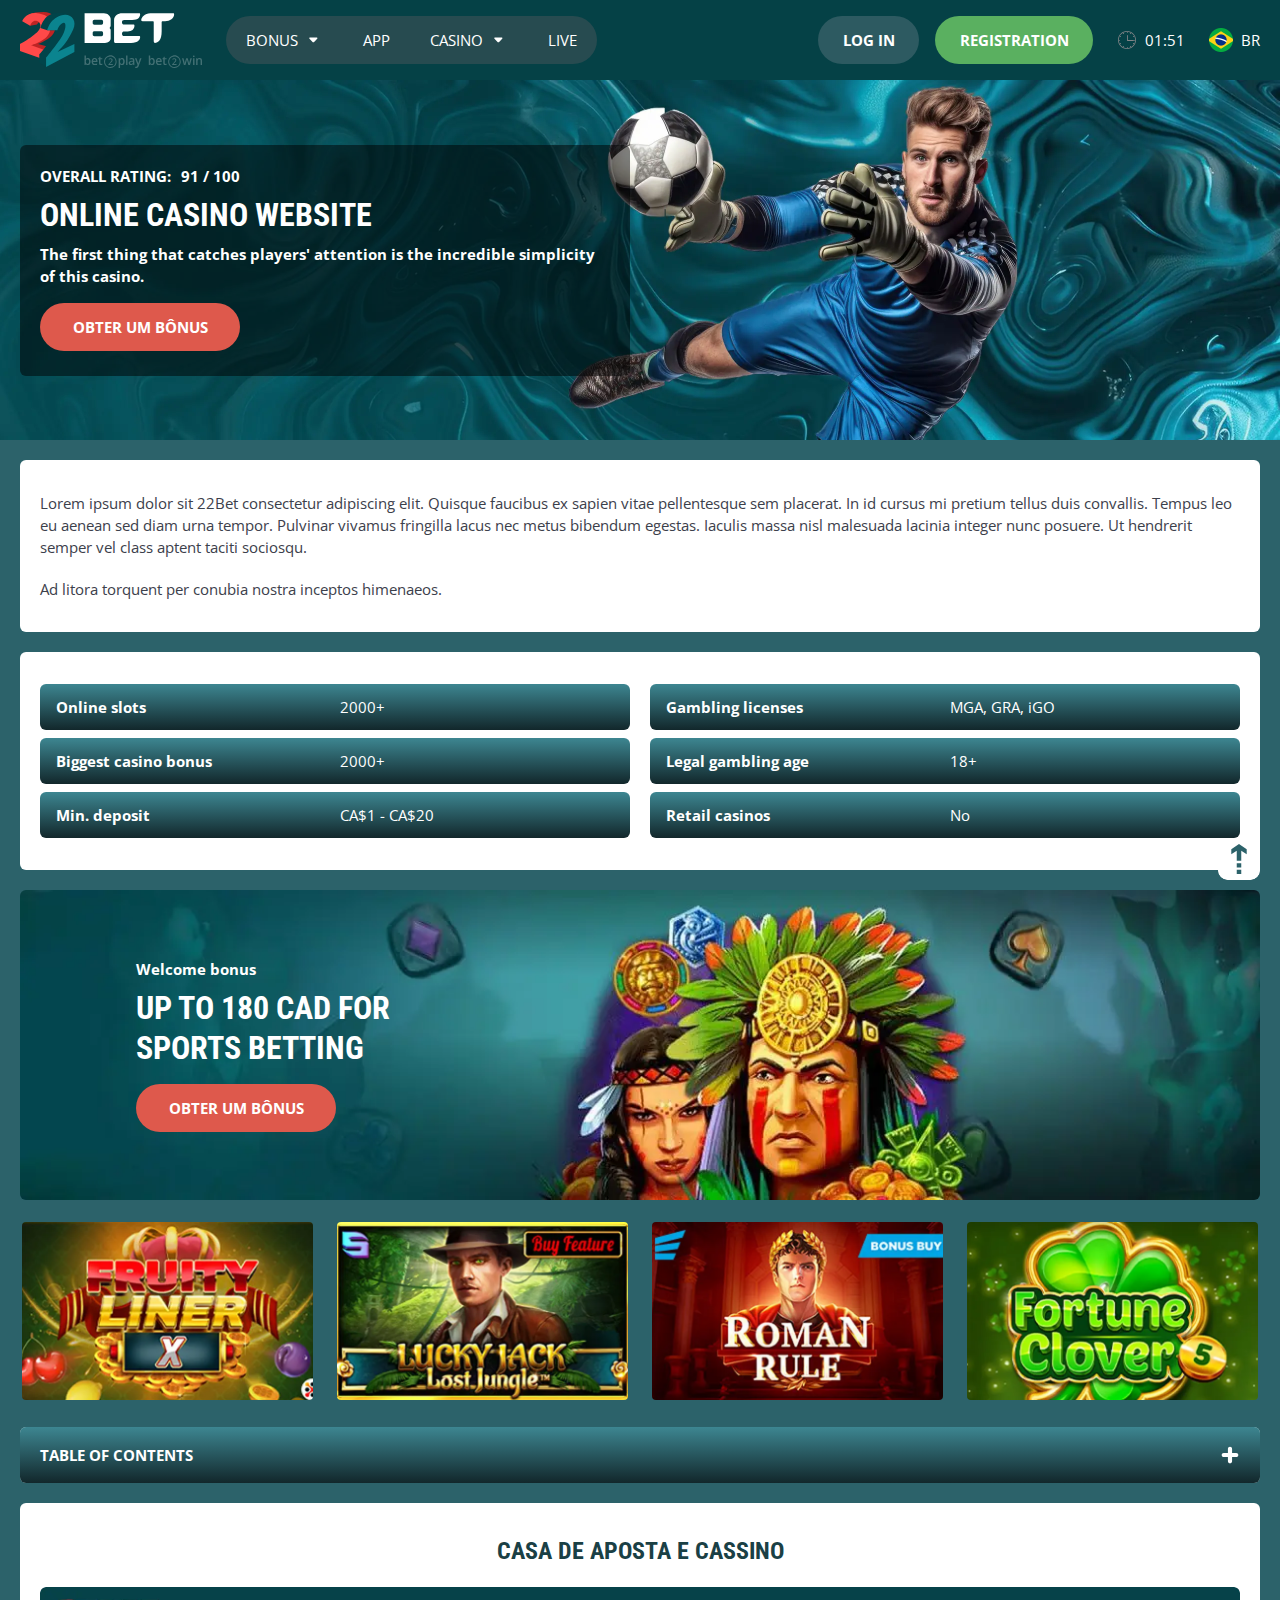
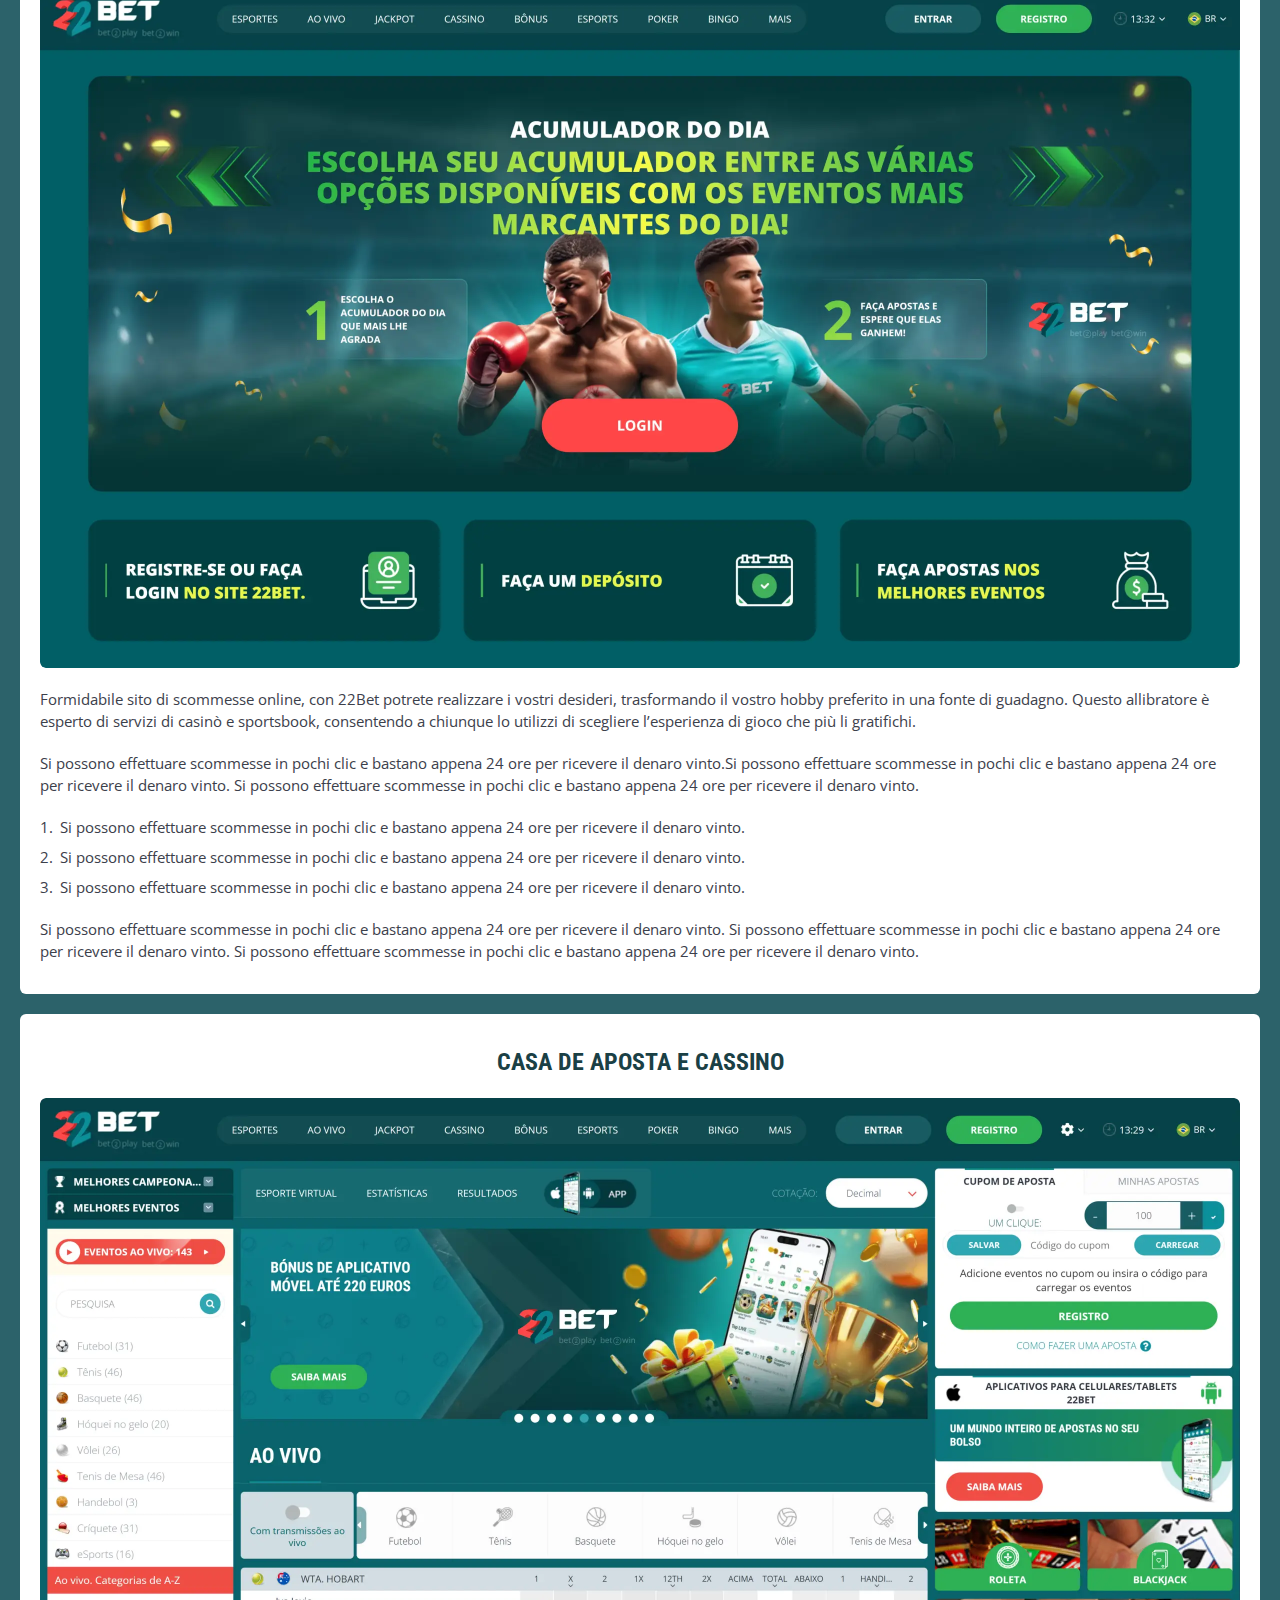
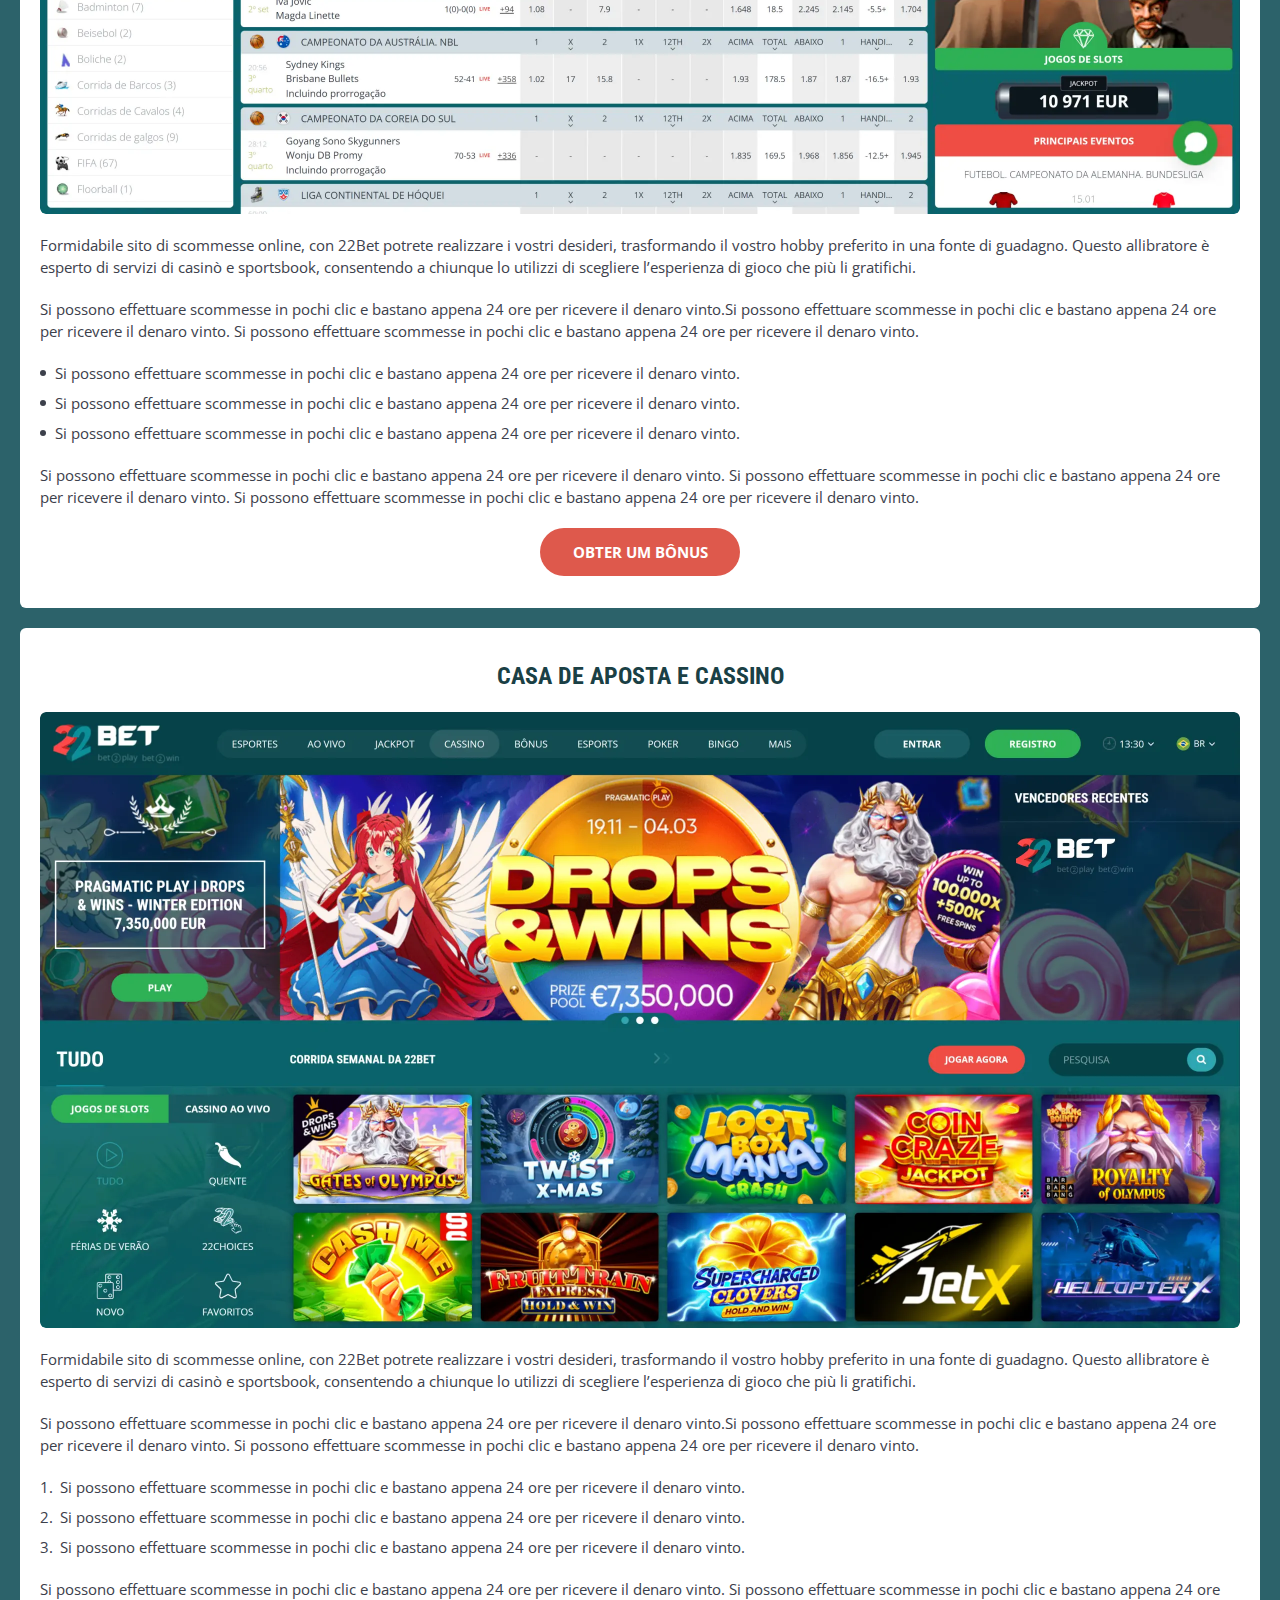
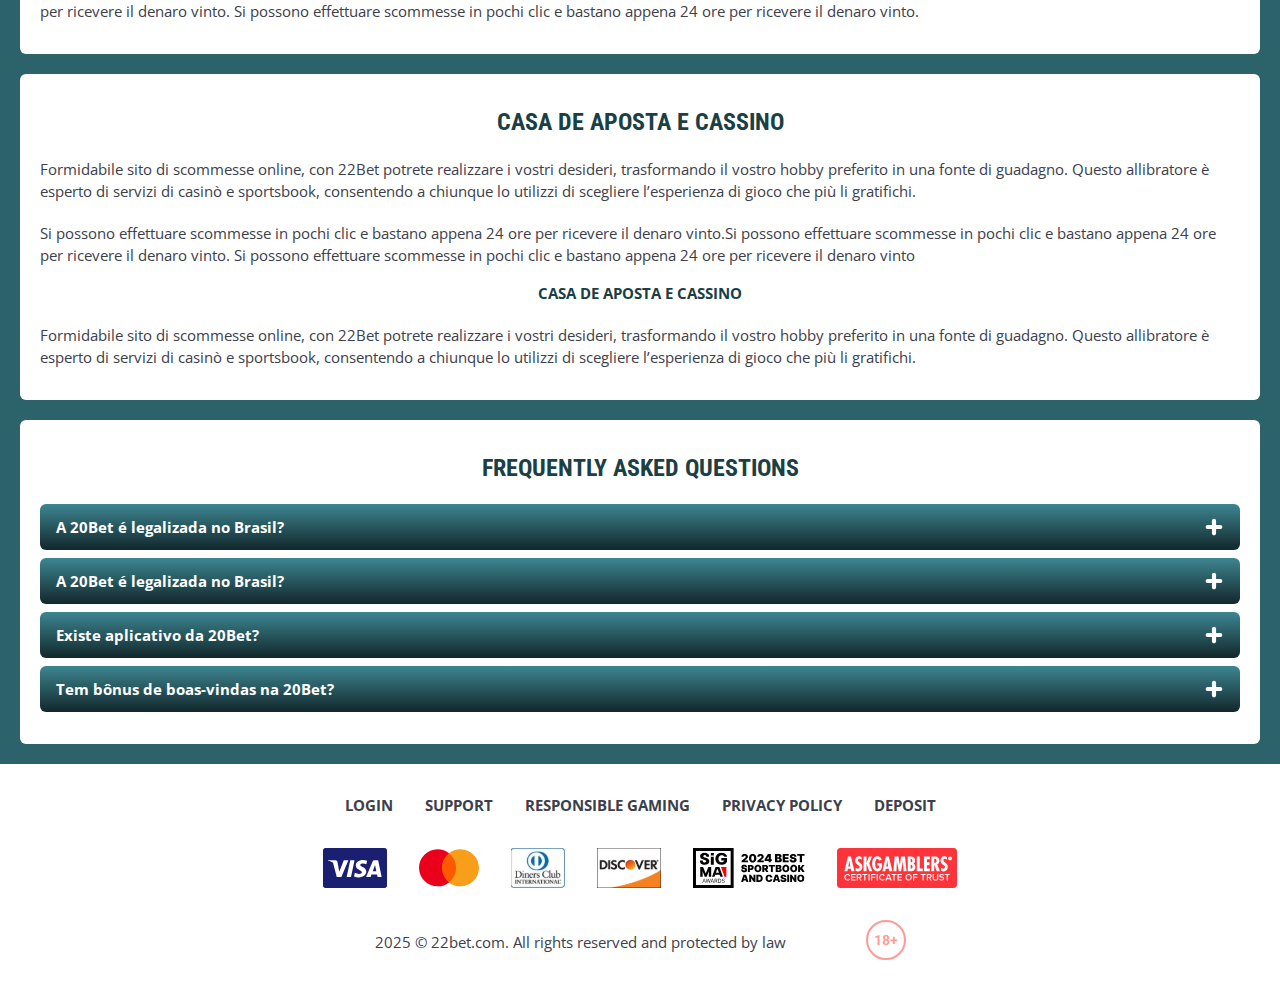
<file: index.html>
<!DOCTYPE html>
<html lang="br">
  <head>
    <meta charset="UTF-8" />
   
    <meta name="viewport" content="width=device-width, initial-scale=1.0" />
    <title>22Bet </title>
    <meta name="description" content />
    <meta property="og:site_name" content />
    <meta property="og:title" content />
    <meta property="og:type" content="website" />
    <meta property="og:url" content />
    <meta property="og:image" content />
    <meta property="og:image:alt" content />
    <meta property="og:locale" content="br" />
    <meta property="og:description" content />
    <link rel="preconnect" href="https://fonts.googleapis.com" />
    <link rel="preconnect" href="https://fonts.gstatic.com" crossorigin="anonymous" />
   <link href="https://fonts.googleapis.com/css2?family=Open+Sans:ital,wght@0,300..800;1,300..800&display=swap" rel="stylesheet">
<link href="https://fonts.googleapis.com/css?family=Roboto+Condensed&display=swap" rel="stylesheet">

   <link rel="stylesheet" href="./css/reset.css" />
    <link rel="stylesheet" href="./css/main.css" />
    <link rel="stylesheet" href="./css/media.css"/>
    <link rel="icon" href="./images/Group.png" type="image/x-icon"/>
    <script
    src="https://code.jquery.com/jquery-3.6.1.min.js"
    integrity="sha256-o88AwQnZB+VDvE9tvIXrMQaPlFFSUTR+nldQm1LuPXQ="
    crossorigin="anonymous"
  ></script>
  </head>
  <body>
    <header class="header">
      <section class="content header__content">
        <a href="./index.html" class="logo header__logo"
          ><img src="./images/logo.svg" alt="logo" title
        /></a>
        <button class="header__btn-menu" >
          <svg width="16px" height="16px" viewBox="0 0 16 16" xmlns="http://www.w3.org/2000/svg">
              <rect y="0" width="16" height="3" rx="1.5"></rect>
              <rect y="6.5" width="16" height="3" rx="1.5"></rect>
              <rect y="13" width="16" height="3" rx="1.5"></rect>
            </svg>
        </button>

          <nav class="menu header__menu">
            <ul class="header__menu-list">
                
              <li class="" >
              <div class="header__menu-wrapper">
                <div class="js-button-expander js-button-expander--menu" >
                <a href="./bonus.html" >
                <span>Bonus</span>
              </a>
              </div>
              <div class="header__menu-wrap js-expand-content js-expand-content--menu">
                <ul >
                  <li>
                    <a href="./freeSpins.html">
                    <span>Free Spins</span>
                  </a></li>
                  <li><a href="./promoCode.html">
                    <span>Promo Code</span>
                  </a>
                </li>
                  <li><a href="./welcomeBonus.html">
                    <span>Welcome Bonus</span>
                  </a>
                </li>
                <li><a href="./vip.html">
                    <span>VIP</span>
                  </a>
                </li>
                </ul>
              </div>
              </div>
               <a href="./bonus.html" class="header__menu-item">
                <span>Bonus</span>
              </a>
            </li>
              <li>
                <a href="./app.html">
                 App
                </a>
              </li>
              
              <li class="">
              <div class="header__menu-wrapper">
                <div class="js-button-expander js-button-expander--menu" >
                <a href="./casino.html" >
                <span> Casino</span>
              </a>
              </div>
              <div class="header__menu-wrap js-expand-content js-expand-content--menu">
                <ul >
                  <li>
                    <a href="./slots.html">
                    <span>Slots</span>
                  </a></li>
                 
                </ul>
              </div>
              </div>
               <a href="./casino.html" class="header__menu-item">
                <span>Casino</span>
              </a>
            </li>
               <li>
                <a href="./live.html">
               Live
                </a>
              </li>
              <li>
                    <a href="./freeSpins.html">
                    <span>Free Spins</span>
                  </a></li>
                  <li><a href="./promoCode.html">
                    <span>Promo Code</span>
                  </a>
                </li>
                  <li><a href="./welcomeBonus.html">
                    <span>Welcome Bonus</span>
                  </a>
                </li>
                <li><a href="./vip.html">
                    <span>VIP</span>
                  </a>
                </li>
             <li>
                    <a href="./slots.html">
                    <span>Slots</span>
                  </a></li>
             
             
            </ul>
            <div class="header__button header__button-menu " >
              <a href="#" class="button  button__login-menu">log in</a>
              <a href="#" class="button button__menu">registration</a>
            </div>
           
          </nav>
            <a href="#" class="button button__login">log in</a>
            <a href="#" class="button button__singup">registration</a>
            <div id="clock" class="header__time">00:00</div>
            <a href="" class="header__flag">
                <span><img src="./images/flag.png" alt="flag" title /></span>
                <span>br</span>
              </a>
      </section>
    </header>
     <main class="main home main-page">
        <section class=" hero hero__page">
           
            <div class="background">
              <img src="./images/main/bg-main.webp" alt="hero" title />
              
            </div>
            <div class="hero__wrapper">
              <div class="hero__data">
                <div class="hero__rating" >
                  <p>Overall Rating:</p>
                 
                  <span >
                    <span >91</span>
                  <span>/</span> 
                  <span >100</span>
                  
                  </span>
                </div>
                <h1 class="title general hero__title">
                 Online Casino Website
                </h1>
                <p class="hero__text">The first thing that catches players' attention is the incredible simplicity of this casino.</p>
                <a href="#" class="button  hero__button">Obter um Bônus</a>
               
              </div>
             
            </div>
          </section>
      <section class="main__wrap main__wrap-page">
       
       <section class="content__wrapper content__wrapper-page">

         
        
       
          <section class="content article">
            <p>
             Lorem ipsum dolor sit 22Bet consectetur adipiscing elit. Quisque faucibus ex sapien vitae pellentesque sem placerat. In id cursus mi pretium tellus duis convallis. Tempus leo eu aenean sed diam urna tempor. Pulvinar vivamus fringilla lacus nec metus bibendum egestas. Iaculis massa nisl malesuada lacinia integer nunc posuere. Ut hendrerit semper vel class aptent taciti sociosqu.
            </p>
            <p>
             Ad litora torquent per conubia nostra inceptos himenaeos.
            </p>
          </section>
         
            <section class="content features">
           
              <table class="features__table">
               <tbody class="features__group">
                 
                   <tr>
                   <td>Online slots</td>
                   <td>2000+</td>
                  </tr>
                  <tr>
                   <td>Biggest casino bonus</td>
                   <td>2000+</td>
                  </tr>
                  <tr>
                   <td>Min. deposit</td>
                   <td>CA$1 - CA$20</td>
                  </tr>
                  </tbody>
                  <tbody class="features__group">
              
                     <tr>
                     <td>Gambling licenses</td>
                     <td>MGA, GRA, iGO</td>
                   </tr>
                   <tr>
                     <td>Legal gambling age</td>
                     <td>18+</td>
                   </tr>
                   <tr>
                     <td>Retail casinos</td>
                     <td>No</td>
                   </tr>
                
               </tbody>
             </table>
            
         
           </section>  
             <section class="content banner">
            <div class="background banner__background banner__background-page">
              
              <img src="./images/main/banner-main.webp" alt="banner" title />
              
            </div>
            <div class="banner__info">
              <p class="banner__subtitle">Welcome bonus</p>
              <h2 class="title high banner__title-main">
                  
               up to 180 CAD
for sports betting
              </h2>
            
              <a href="#" class="button banner__button">Obter um Bônus</a>
            </div>
          </section>
           <section class="content casino">
           
              <ul class="casino__list">
                <li class="casino__item">
                    <div class="casino__wrapper">
                      <img class="casino__img" src="./images/main/card-main1.webp" alt="" title>
                    <div class="casino__hover casino__hover-live">
                        
                        <div class="casino-box">
                            
                        <a href="#" class="button  casino__buttons">Play now</a>
                        </div>
                    </div>
                    </div>
                    
                </li>
                <li class="casino__item">
                  <div class="casino__wrapper">
                    <img class="casino__img" src="./images/main/card-main2.webp" alt="" title>
                <div class="casino__hover casino__hover-live">
                      
                        <div class="casino-box">
                            
                        <a href="#" class="button  casino__buttons">Play now</a>
                        </div>
                    </div>
                  </div>
                 
              </li>
              <li class="casino__item">
                <div class="casino__wrapper">
                  <img class="casino__img" src="./images/main/card-main3.webp" alt="" title>
               <div class="casino__hover casino__hover-live">
                        
                        <div class="casino-box">
                            
                        <a href="#" class="button  casino__buttons">Play now</a>
                        </div>
                    </div>
               
            </li>
             <li class="casino__item">
                <div class="casino__wrapper">
                  <img class="casino__img" src="./images/main/card-main4.webp" alt="" title>
               <div class="casino__hover casino__hover-live">
                        
                        <div class="casino-box">
                            
                        <a href="#" class="button  casino__buttons">Play now</a>
                        </div>
                    </div>
               
            </li>
            

              </ul>
         </section>
              <section class="content menu-review__content">
              

            
                <div class="menu__review-desk menu__review-content">Table of Contents</div>
                <ul class="menu__review menu__review-list">
                  <li><a href="#">Casa de Aposta e Cassino</a></li>
                    <li><a href="#">Casa de Aposta e Cassino</a></li>
                      <li><a href="#">Casa de Aposta e Cassino</a></li>
                        <li><a href="#">Casa de Aposta e Cassino</a></li>
                          <li><a href="#">Frequently Asked Questions</a></li>
                 
                </ul>
             
          
          </section>
          
        
          <section class="content article">
            <h2 class="title high article__title">Casa de Aposta e Cassino</h2>
             <div class="images">
              <img src="./images/main/image1-main.webp" alt="banner" title />
            </div>
            <p>
             Formidabile sito di scommesse online, con 22Bet potrete realizzare i vostri desideri, trasformando il vostro hobby preferito in una fonte di guadagno. Questo allibratore è esperto di servizi di casinò e sportsbook, consentendo a chiunque lo utilizzi di scegliere l’esperienza di gioco che più li gratifichi.
            </p>
            <p>
             Si possono effettuare scommesse in pochi clic e bastano appena 24 ore per ricevere il denaro vinto.Si possono effettuare scommesse in pochi clic e bastano appena 24 ore per ricevere il denaro vinto. Si possono effettuare scommesse in pochi clic e bastano appena 24 ore per ricevere il denaro vinto.
            </p>
           <ol>
              <li>Si possono effettuare scommesse in pochi clic e bastano appena 24 ore per ricevere il denaro vinto.</li>
              <li>Si possono effettuare scommesse in pochi clic e bastano appena 24 ore per ricevere il denaro vinto.</li>
              <li>Si possono effettuare scommesse in pochi clic e bastano appena 24 ore per ricevere il denaro vinto.</li>
            </ol>
            <p>Si possono effettuare scommesse in pochi clic e bastano appena 24 ore per ricevere il denaro vinto. Si possono effettuare scommesse in pochi clic e bastano appena 24 ore per ricevere il denaro vinto. Si possono effettuare scommesse in pochi clic e bastano appena 24 ore per ricevere il denaro vinto.</p>
          </section>
           <section class="content article">
            <h2 class="title high article__title">Casa de Aposta e Cassino</h2>
             <div class="images">
              <img src="./images/main/image2-main.webp" alt="banner" title />
            </div>
            <p>
             Formidabile sito di scommesse online, con 22Bet potrete realizzare i vostri desideri, trasformando il vostro hobby preferito in una fonte di guadagno. Questo allibratore è esperto di servizi di casinò e sportsbook, consentendo a chiunque lo utilizzi di scegliere l’esperienza di gioco che più li gratifichi.
            </p>
            <p>
             Si possono effettuare scommesse in pochi clic e bastano appena 24 ore per ricevere il denaro vinto.Si possono effettuare scommesse in pochi clic e bastano appena 24 ore per ricevere il denaro vinto. Si possono effettuare scommesse in pochi clic e bastano appena 24 ore per ricevere il denaro vinto.
            </p>
           <ul>
              <li>Si possono effettuare scommesse in pochi clic e bastano appena 24 ore per ricevere il denaro vinto.</li>
              <li>Si possono effettuare scommesse in pochi clic e bastano appena 24 ore per ricevere il denaro vinto.</li>
              <li>Si possono effettuare scommesse in pochi clic e bastano appena 24 ore per ricevere il denaro vinto.</li>
            </ul>
            <p>Si possono effettuare scommesse in pochi clic e bastano appena 24 ore per ricevere il denaro vinto. Si possono effettuare scommesse in pochi clic e bastano appena 24 ore per ricevere il denaro vinto. Si possono effettuare scommesse in pochi clic e bastano appena 24 ore per ricevere il denaro vinto.</p>
         <a href="#" class="button">Obter um Bônus</a>
          </section>
           <section class="content article">
            <h2 class="title high article__title">Casa de Aposta e Cassino</h2>
             <div class="images">
              <img src="./images/main/image3-main.webp" alt="banner" title />
            </div>
            <p>
             Formidabile sito di scommesse online, con 22Bet potrete realizzare i vostri desideri, trasformando il vostro hobby preferito in una fonte di guadagno. Questo allibratore è esperto di servizi di casinò e sportsbook, consentendo a chiunque lo utilizzi di scegliere l’esperienza di gioco che più li gratifichi.
            </p>
            <p>
             Si possono effettuare scommesse in pochi clic e bastano appena 24 ore per ricevere il denaro vinto.Si possono effettuare scommesse in pochi clic e bastano appena 24 ore per ricevere il denaro vinto. Si possono effettuare scommesse in pochi clic e bastano appena 24 ore per ricevere il denaro vinto.
            </p>
           <ol>
              <li>Si possono effettuare scommesse in pochi clic e bastano appena 24 ore per ricevere il denaro vinto.</li>
              <li>Si possono effettuare scommesse in pochi clic e bastano appena 24 ore per ricevere il denaro vinto.</li>
              <li>Si possono effettuare scommesse in pochi clic e bastano appena 24 ore per ricevere il denaro vinto.</li>
            </ol>
            <p>Si possono effettuare scommesse in pochi clic e bastano appena 24 ore per ricevere il denaro vinto. Si possono effettuare scommesse in pochi clic e bastano appena 24 ore per ricevere il denaro vinto. Si possono effettuare scommesse in pochi clic e bastano appena 24 ore per ricevere il denaro vinto.</p>
          </section>
           <section class="content article">
            <h2 class="title high article__title">Casa de Aposta e Cassino</h2>
            <p>Formidabile sito di scommesse online, con 22Bet potrete realizzare i vostri desideri, trasformando il vostro hobby preferito in una fonte di guadagno. Questo allibratore è esperto di servizi di casinò e sportsbook, consentendo a chiunque lo utilizzi di scegliere l’esperienza di gioco che più li gratifichi.</p>
            <p>Si possono effettuare scommesse in pochi clic e bastano appena 24 ore per ricevere il denaro vinto.Si possono effettuare scommesse in pochi clic e bastano appena 24 ore per ricevere il denaro vinto. Si possono effettuare scommesse in pochi clic e bastano appena 24 ore per ricevere il denaro vinto</p>
            <h3>Casa de Aposta e Cassino</h3>
            <p>Formidabile sito di scommesse online, con 22Bet potrete realizzare i vostri desideri, trasformando il vostro hobby preferito in una fonte di guadagno. Questo allibratore è esperto di servizi di casinò e sportsbook, consentendo a chiunque lo utilizzi di scegliere l’esperienza di gioco che più li gratifichi.</p>
           </section>

          <section class="content faq">
            <h2 class="title high faq__title">Frequently Asked Questions</h2>
            <ul class="faq__list " >
              <li class="faq__item"  >
                <h3 class="title medium faq__subtitle js-button-expander js-button-expander--faq"  >A 20Bet é legalizada no Brasil?
                 </h3>
                <div  class="faq__answer js-expand-content js-expand-content--faq" >
                  <p  >
                    Sim, a casa de apostas tem licença emitida por Curaçao, que é reconhecida no Brasil e a permite atuar por aqui.
                  </p>
                </div>
              </li>
              <li class="faq__item"  >
                <h3 class="title medium faq__subtitle js-button-expander js-button-expander--faq"  >A 20Bet é legalizada no Brasil?</h3>
                <div class="faq__answer js-expand-content js-expand-content--faq" >
                  <p  >
                    Sim, a casa de apostas tem licença emitida por Curaçao, que é reconhecida no Brasil e a permite atuar por aqui.
                  </p>
                </div>
              </li> 
              <li class="faq__item"  >
                <h3 class="title medium faq__subtitle js-button-expander js-button-expander--faq"  >Existe aplicativo da 20Bet?</h3>
                <div class="faq__answer js-expand-content js-expand-content--faq" >
                  <p  >
                   Sim, disponível para sistemas operacionais iOS e Android.
                  </p>
                </div>
              </li> 
              <li class="faq__item"  >
                <h3 class="title medium faq__subtitle js-button-expander js-button-expander--faq"  >Tem bônus de boas-vindas na 20Bet?</h3>
                <div class="faq__answer js-expand-content js-expand-content--faq" >
                  <p  >
                   O pacote especial para novos usuários da 20Bet paga 100% sobre o primeiro depósito, com limite de 600 BRL.
                  </p>
                </div>
              </li> 
             
            </ul>
          </section>
          
        </section> 
      
        <div class=""  onclick="scrollToTop()">
          <button class="main__arrow" id="scrollToTopBtn"></button>
        </div> 
        
      </section>
    </main> 
     <footer class=" footer ">
      <section class="content footer__content">
        <ul class="footer__menu">
         <li><a href="./login.html">Login</a></li>
         <li><a href="./support.html">Support</a></li>
         <li><a href="./responsible.html">Responsible Gaming</a></li>
         <li><a href="./policy.html">Privacy Policy</a></li>
         <li><a href="./deposit.html">Deposit</a></li>
        </ul>
       
          <ul class="footer__cards-list">
           
            <li>
              <a href="#"
                ><img src="./images/visa.svg" alt="cardvisa" title
              /></a>
            </li>
            <li>
              <a href="#"
                ><img
                  src="./images/mastercard.svg"
                  alt="mastercard"
                  title
              /></a>
            </li>
            <li>
                <a href="#"
                  ><img src="./images/diners.svg" alt="diners" title
                /></a>
              </li>
              <li>
                <a href="#"
                  ><img src="./images/discover.svg" alt="discover" title
                /></a>
              </li>
              <li>
                <a href="#"
                  ><img src="./images/sigma.svg" alt="sigma" title
                /></a>
              </li>
              <li>
                <a href="#"
                  ><img src="./images/ask.svg" alt="ask" title
                /></a>
              </li>
            
          </ul>
       
        <div class="footer__wrapp">
          <div class="footer__text">
           
            <p>2025 &copy; 22bet.com. All rights reserved and protected by law
</p>
           
          </div>
          <div class="footer__age">
            <img src="./images/age.svg" alt="age" title />
          </div>
        </div>
      
      </section>
    </footer>
    <script src="./js/arrowUp.js" defer></script>
    <script src="./js/sidebar.js" defer></script>
    <script src="./js/expander.js" defer></script>
    <script src="./js/mobile-menu.js" defer></script>
    <script src="./js/clock.js" defer></script>
  </body>
</html>
</file>
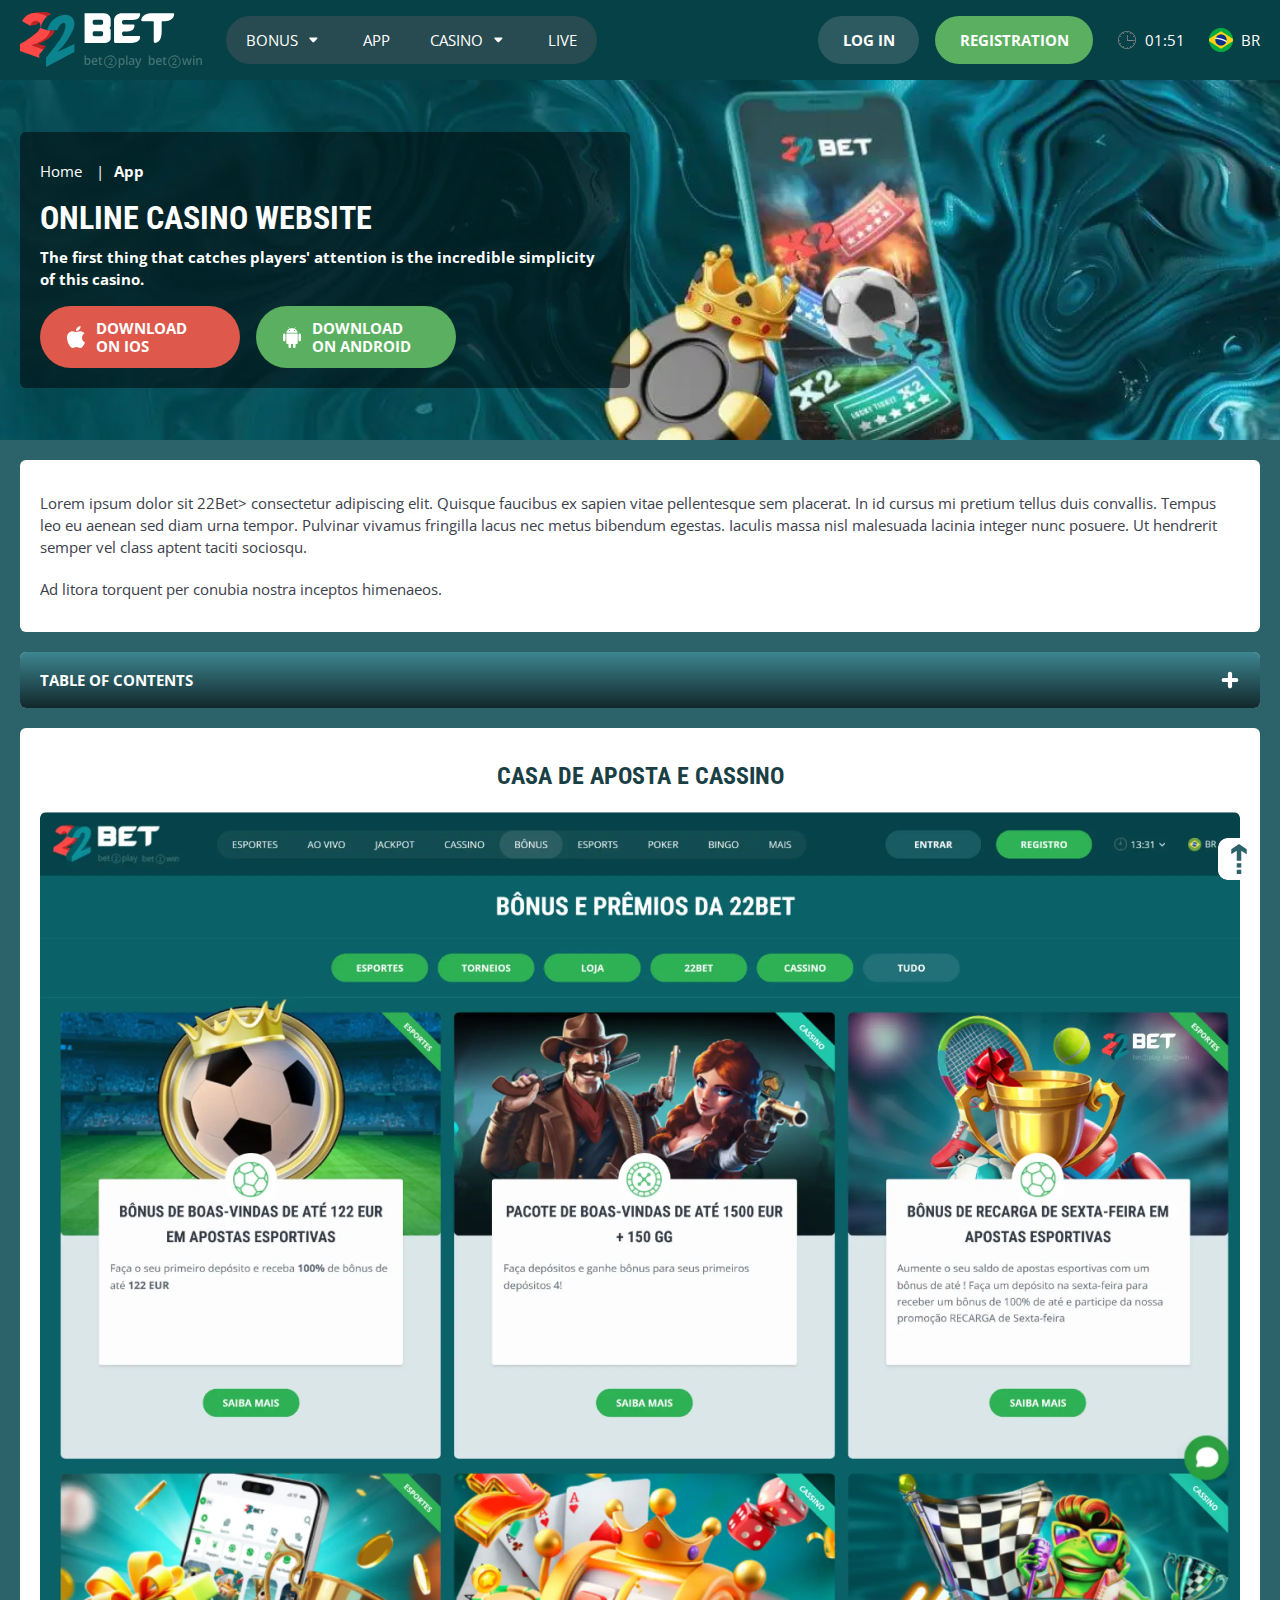
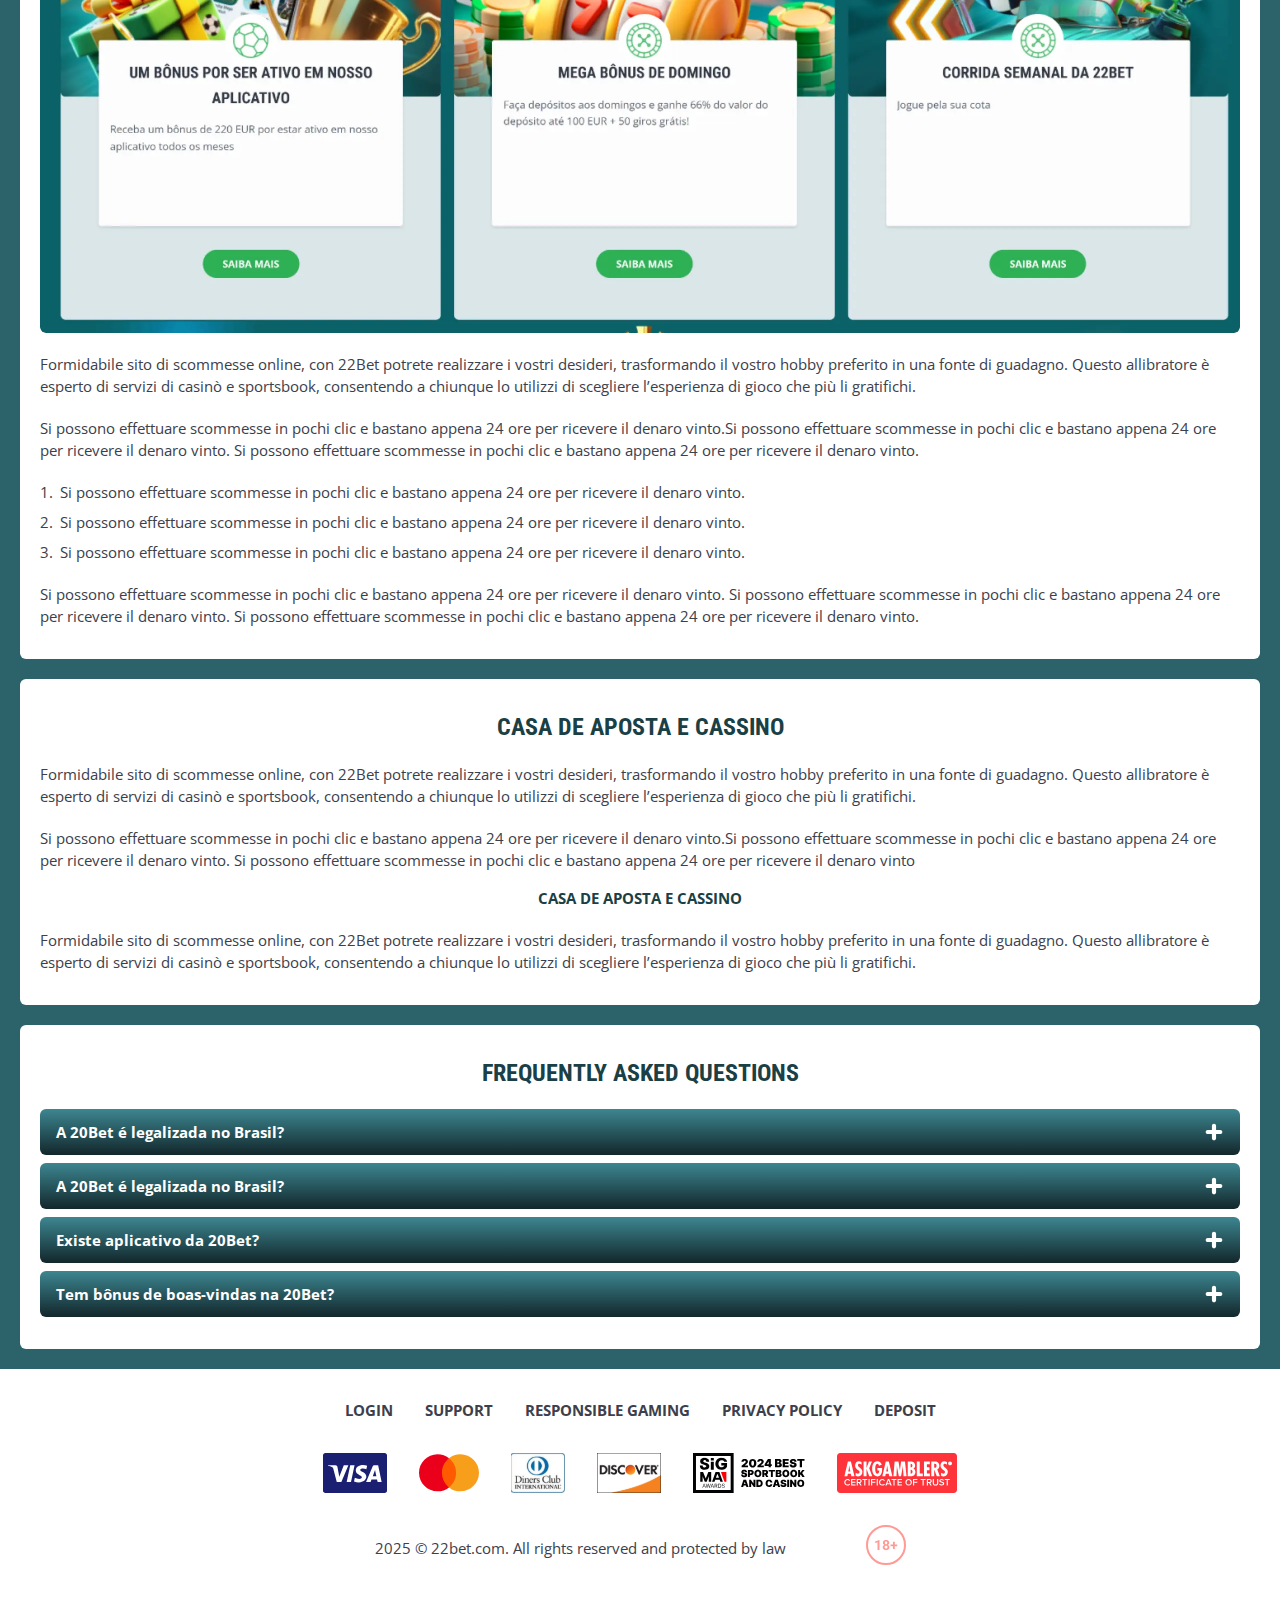
<file: app.html>
<!DOCTYPE html>
<html lang="br">
  <head>
    <meta charset="UTF-8" />
   
    <meta name="viewport" content="width=device-width, initial-scale=1.0" />
    <title>22Bet </title>
    <meta name="description" content />
    <meta property="og:site_name" content />
    <meta property="og:title" content />
    <meta property="og:type" content="website" />
    <meta property="og:url" content />
    <meta property="og:image" content />
    <meta property="og:image:alt" content />
    <meta property="og:locale" content="br" />
    <meta property="og:description" content />
    <link rel="preconnect" href="https://fonts.googleapis.com" />
    <link rel="preconnect" href="https://fonts.gstatic.com" crossorigin="anonymous" />
   <link href="https://fonts.googleapis.com/css2?family=Open+Sans:ital,wght@0,300..800;1,300..800&display=swap" rel="stylesheet">
<link href="https://fonts.googleapis.com/css?family=Roboto+Condensed&display=swap" rel="stylesheet">

   <link rel="stylesheet" href="./css/reset.css" />
    <link rel="stylesheet" href="./css/main.css" />
    <link rel="stylesheet" href="./css/media.css"/>
    <link rel="icon" href="./images/Group.png" type="image/x-icon"/>
    <script
    src="https://code.jquery.com/jquery-3.6.1.min.js"
    integrity="sha256-o88AwQnZB+VDvE9tvIXrMQaPlFFSUTR+nldQm1LuPXQ="
    crossorigin="anonymous"
  ></script>
  </head>
  <body>
    <header class="header">
      <section class="content header__content">
        <a href="./index.html" class="logo header__logo"
          ><img src="./images/logo.svg" alt="logo" title
        /></a>
        <button class="header__btn-menu" >
          <svg width="16px" height="16px" viewBox="0 0 16 16" xmlns="http://www.w3.org/2000/svg">
              <rect y="0" width="16" height="3" rx="1.5"></rect>
              <rect y="6.5" width="16" height="3" rx="1.5"></rect>
              <rect y="13" width="16" height="3" rx="1.5"></rect>
            </svg>
        </button>

          <nav class="menu header__menu">
            <ul class="header__menu-list">
                
              <li class="">
              <div class="header__menu-wrapper">
                <div class="js-button-expander js-button-expander--menu" >
                <a href="./bonus.html" >
                <span>Bonus</span>
              </a>
              </div>
              <div class="header__menu-wrap js-expand-content js-expand-content--menu">
                <ul >
                  <li>
                    <a href="./freeSpins.html">
                    <span>Free Spins</span>
                  </a></li>
                  <li><a href="./promoCode.html">
                    <span>Promo Code</span>
                  </a>
                </li>
                  <li><a href="./welcomeBonus.html">
                    <span>Welcome Bonus</span>
                  </a>
                </li>
                <li><a href="./vip.html">
                    <span>VIP</span>
                  </a>
                </li>
                </ul>
              </div>
              </div>
               <a href="./bonus.html" class="header__menu-item">
                <span>Bonus</span>
              </a>
            </li>
              <li>
                <a href="./app.html">
                 App
                </a>
              </li>
              
              <li class="">
              <div class="header__menu-wrapper">
                <div class="js-button-expander js-button-expander--menu" >
                <a href="./casino.html" >
                <span> Casino</span>
              </a>
              </div>
              <div class="header__menu-wrap js-expand-content js-expand-content--menu">
                <ul >
                  <li>
                    <a href="./slots.html">
                    <span>Slots</span>
                  </a></li>
                 
                </ul>
              </div>
              </div>
               <a href="./casino.html" class="header__menu-item">
                <span>Casino</span>
              </a>
            </li>
               <li>
                <a href="./live.html">
               Live
                </a>
              </li>
              <li>
                    <a href="./freeSpins.html">
                    <span>Free Spins</span>
                  </a></li>
                  <li><a href="./promoCode.html">
                    <span>Promo Code</span>
                  </a>
                </li>
                  <li><a href="./welcomeBonus.html">
                    <span>Welcome Bonus</span>
                  </a>
                </li>
                <li><a href="./vip.html">
                    <span>VIP</span>
                  </a>
                </li>
             <li>
                    <a href="./slots.html">
                    <span>Slots</span>
                  </a></li>
             
             
            </ul>
            <div class="header__button header__button-menu " >
              <a href="#" class="button  button__login-menu">log in</a>
              <a href="#" class="button button__menu">registration</a>
            </div>
           
          </nav>
            <a href="#" class="button button__login">log in</a>
            <a href="#" class="button button__singup">registration</a>
            <div id="clock" class="header__time">00:00</div>
            <a href="" class="header__flag">
                <span><img src="./images/flag.png" alt="flag" title /></span>
                <span>br</span>
              </a>
      </section>
    </header>
     <main class="main home main-page">
        <section class=" hero hero__page hero__page-app">
           
            <div class="background background-page">
              <img src="./images/app/bg-app.webp" alt="hero" title />
              
            </div>
            <div class="hero__wrapper hero__wrapper-page">
              <div class="hero__data hero__data-app">
                <ul
                class="breadcrumbs "
                
              >
                <li
                  
                >
                  <a href="#" >
                    <span >Home</span></a
                  >
                 
                </li>
                <li
                  
                >
                  <a href="#" > <span >App</span></a>
                 
                </li>
              </ul>
                <h1 class="title general hero__title">
                  Online Casino Website
                </h1>
                 <p class="hero__text">The first thing that catches players' attention is the incredible simplicity of this casino.</p>
               
              <div class="banner__content banner__content-app">
             
                  <a href="#" class="banner__btn banner__btn-app">
                    <img src="./images/main/apple-app.svg" alt="icon" title>
                   Download </br>
on iOS
                  </a>
                  <a href="#" class="banner__btn banner__btn-android"
                    > <img src="./images/main/android-app.svg" alt="icon" title>Download </br>
on Android</a
                  >
                </div>
              </div>
             
            </div>
          </section>
      <section class="main__wrap main__wrap-page">
       
       <section class="content__wrapper content__wrapper-page">

         
        
       
          <section class="content article">
            <p>
             Lorem ipsum dolor sit 22Bet> consectetur adipiscing elit. Quisque faucibus ex sapien vitae pellentesque sem placerat. In id cursus mi pretium tellus duis convallis. Tempus leo eu aenean sed diam urna tempor. Pulvinar vivamus fringilla lacus nec metus bibendum egestas. Iaculis massa nisl malesuada lacinia integer nunc posuere. Ut hendrerit semper vel class aptent taciti sociosqu.
            </p>
            <p>
             Ad litora torquent per conubia nostra inceptos himenaeos.
            </p>
          </section>
         
              <section class="content menu-review__content">
              

            
                <div class="menu__review-desk menu__review-content">Table of Contents</div>
                <ul class="menu__review menu__review-list">
                  <li><a href="#">Casa de Aposta e Cassino</a></li>
                    <li><a href="#">Casa de Aposta e Cassino</a></li>
                      <li><a href="#">Casa de Aposta e Cassino</a></li>
                        <li><a href="#">Casa de Aposta e Cassino</a></li>
                          <li><a href="#">Frequently Asked Questions</a></li>
                 
                </ul>
             
          
          </section>
          
        
          <section class="content article">
            <h2 class="title high article__title">Casa de Aposta e Cassino</h2>
             <div class="images">
              <img src="./images/app/image1-app.webp" alt="banner" title />
            </div>
            <p>
             Formidabile sito di scommesse online, con 22Bet potrete realizzare i vostri desideri, trasformando il vostro hobby preferito in una fonte di guadagno. Questo allibratore è esperto di servizi di casinò e sportsbook, consentendo a chiunque lo utilizzi di scegliere l’esperienza di gioco che più li gratifichi.
            </p>
            <p>
             Si possono effettuare scommesse in pochi clic e bastano appena 24 ore per ricevere il denaro vinto.Si possono effettuare scommesse in pochi clic e bastano appena 24 ore per ricevere il denaro vinto. Si possono effettuare scommesse in pochi clic e bastano appena 24 ore per ricevere il denaro vinto.
            </p>
           <ol>
              <li>Si possono effettuare scommesse in pochi clic e bastano appena 24 ore per ricevere il denaro vinto.</li>
              <li>Si possono effettuare scommesse in pochi clic e bastano appena 24 ore per ricevere il denaro vinto.</li>
              <li>Si possono effettuare scommesse in pochi clic e bastano appena 24 ore per ricevere il denaro vinto.</li>
            </ol>
            <p>Si possono effettuare scommesse in pochi clic e bastano appena 24 ore per ricevere il denaro vinto. Si possono effettuare scommesse in pochi clic e bastano appena 24 ore per ricevere il denaro vinto. Si possono effettuare scommesse in pochi clic e bastano appena 24 ore per ricevere il denaro vinto.</p>
          </section>
         
         
           <section class="content article">
            <h2 class="title high article__title">Casa de Aposta e Cassino</h2>
            <p>Formidabile sito di scommesse online, con 22Bet potrete realizzare i vostri desideri, trasformando il vostro hobby preferito in una fonte di guadagno. Questo allibratore è esperto di servizi di casinò e sportsbook, consentendo a chiunque lo utilizzi di scegliere l’esperienza di gioco che più li gratifichi.</p>
            <p>Si possono effettuare scommesse in pochi clic e bastano appena 24 ore per ricevere il denaro vinto.Si possono effettuare scommesse in pochi clic e bastano appena 24 ore per ricevere il denaro vinto. Si possono effettuare scommesse in pochi clic e bastano appena 24 ore per ricevere il denaro vinto</p>
            <h3>Casa de Aposta e Cassino</h3>
            <p>Formidabile sito di scommesse online, con 22Bet potrete realizzare i vostri desideri, trasformando il vostro hobby preferito in una fonte di guadagno. Questo allibratore è esperto di servizi di casinò e sportsbook, consentendo a chiunque lo utilizzi di scegliere l’esperienza di gioco che più li gratifichi.</p>
           </section>

          <section class="content faq">
            <h2 class="title high faq__title">Frequently Asked Questions</h2>
            <ul class="faq__list " >
              <li class="faq__item"  >
                <h3 class="title medium faq__subtitle js-button-expander js-button-expander--faq"  >A 20Bet é legalizada no Brasil?
                 </h3>
                <div  class="faq__answer js-expand-content js-expand-content--faq" >
                  <p  >
                    Sim, a casa de apostas tem licença emitida por Curaçao, que é reconhecida no Brasil e a permite atuar por aqui.
                  </p>
                </div>
              </li>
              <li class="faq__item"  >
                <h3 class="title medium faq__subtitle js-button-expander js-button-expander--faq"  >A 20Bet é legalizada no Brasil?</h3>
                <div class="faq__answer js-expand-content js-expand-content--faq" >
                  <p  >
                    Sim, a casa de apostas tem licença emitida por Curaçao, que é reconhecida no Brasil e a permite atuar por aqui.
                  </p>
                </div>
              </li> 
              <li class="faq__item"  >
                <h3 class="title medium faq__subtitle js-button-expander js-button-expander--faq"  >Existe aplicativo da 20Bet?</h3>
                <div class="faq__answer js-expand-content js-expand-content--faq" >
                  <p  >
                   Sim, disponível para sistemas operacionais iOS e Android.
                  </p>
                </div>
              </li> 
              <li class="faq__item"  >
                <h3 class="title medium faq__subtitle js-button-expander js-button-expander--faq"  >Tem bônus de boas-vindas na 20Bet?</h3>
                <div class="faq__answer js-expand-content js-expand-content--faq" >
                  <p  >
                   O pacote especial para novos usuários da 20Bet paga 100% sobre o primeiro depósito, com limite de 600 BRL.
                  </p>
                </div>
              </li> 
             
            </ul>
          </section>
          
        </section> 
      
        <div class=""  onclick="scrollToTop()">
          <button class="main__arrow" id="scrollToTopBtn"></button>
        </div> 
        
      </section>
    </main> 
 <footer class=" footer ">
      <section class="content footer__content">
        <ul class="footer__menu">
         <li><a href="./login.html">Login</a></li>
         <li><a href="./support.html">Support</a></li>
         <li><a href="./responsible.html">Responsible Gaming</a></li>
         <li><a href="./policy.html">Privacy Policy</a></li>
         <li><a href="./deposit.html">Deposit</a></li>
        </ul>
       
          <ul class="footer__cards-list">
           
            <li>
              <a href="#"
                ><img src="./images/visa.svg" alt="cardvisa" title
              /></a>
            </li>
            <li>
              <a href="#"
                ><img
                  src="./images/mastercard.svg"
                  alt="mastercard"
                  title
              /></a>
            </li>
            <li>
                <a href="#"
                  ><img src="./images/diners.svg" alt="diners" title
                /></a>
              </li>
              <li>
                <a href="#"
                  ><img src="./images/discover.svg" alt="discover" title
                /></a>
              </li>
              <li>
                <a href="#"
                  ><img src="./images/sigma.svg" alt="sigma" title
                /></a>
              </li>
              <li>
                <a href="#"
                  ><img src="./images/ask.svg" alt="ask" title
                /></a>
              </li>
            
          </ul>
       
        <div class="footer__wrapp">
          <div class="footer__text">
           
            <p>2025 &copy; 22bet.com. All rights reserved and protected by law
</p>
           
          </div>
          <div class="footer__age">
            <img src="./images/age.svg" alt="age" title />
          </div>
        </div>
      
      </section>
    </footer>
    <script src="./js/arrowUp.js" defer></script>
    <script src="./js/sidebar.js" defer></script>
    <script src="./js/expander.js" defer></script>
    <script src="./js/mobile-menu.js" defer></script>
    <script src="./js/clock.js" defer></script>
  </body>
</html>
</file>
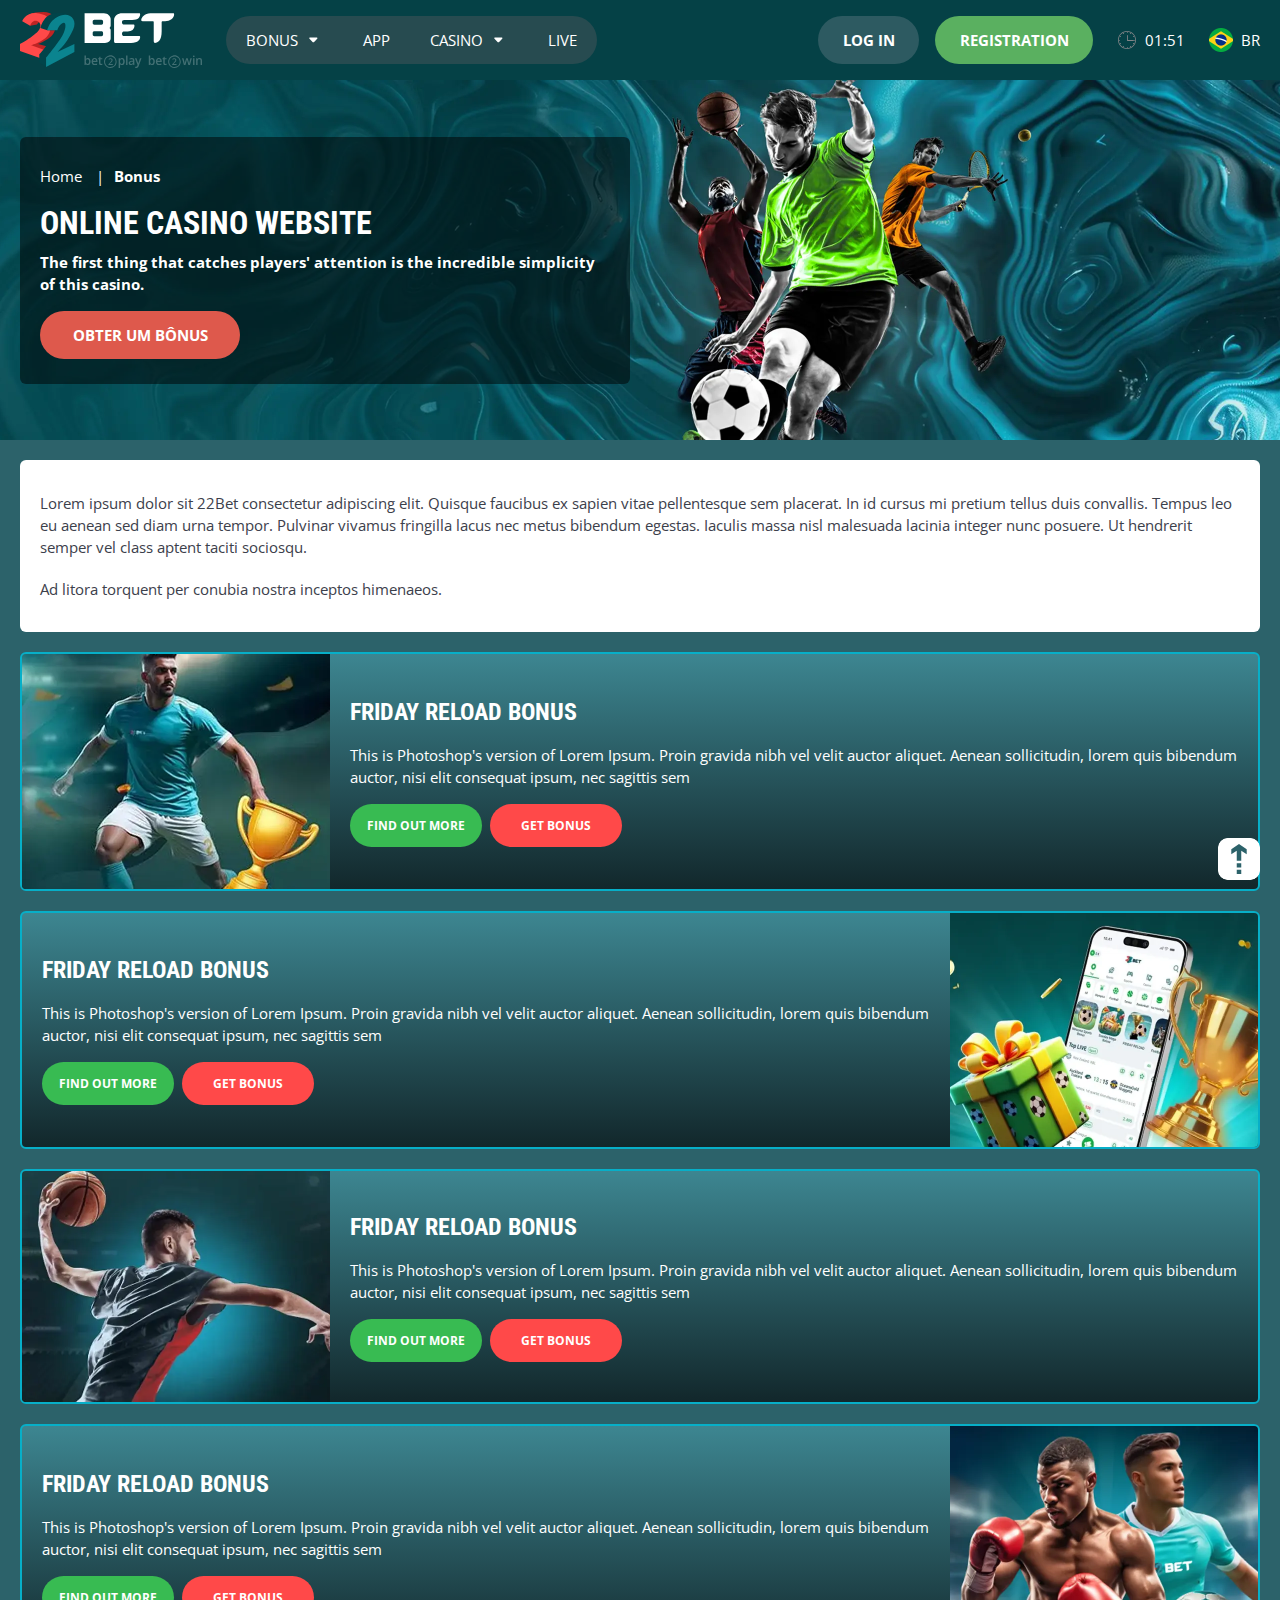
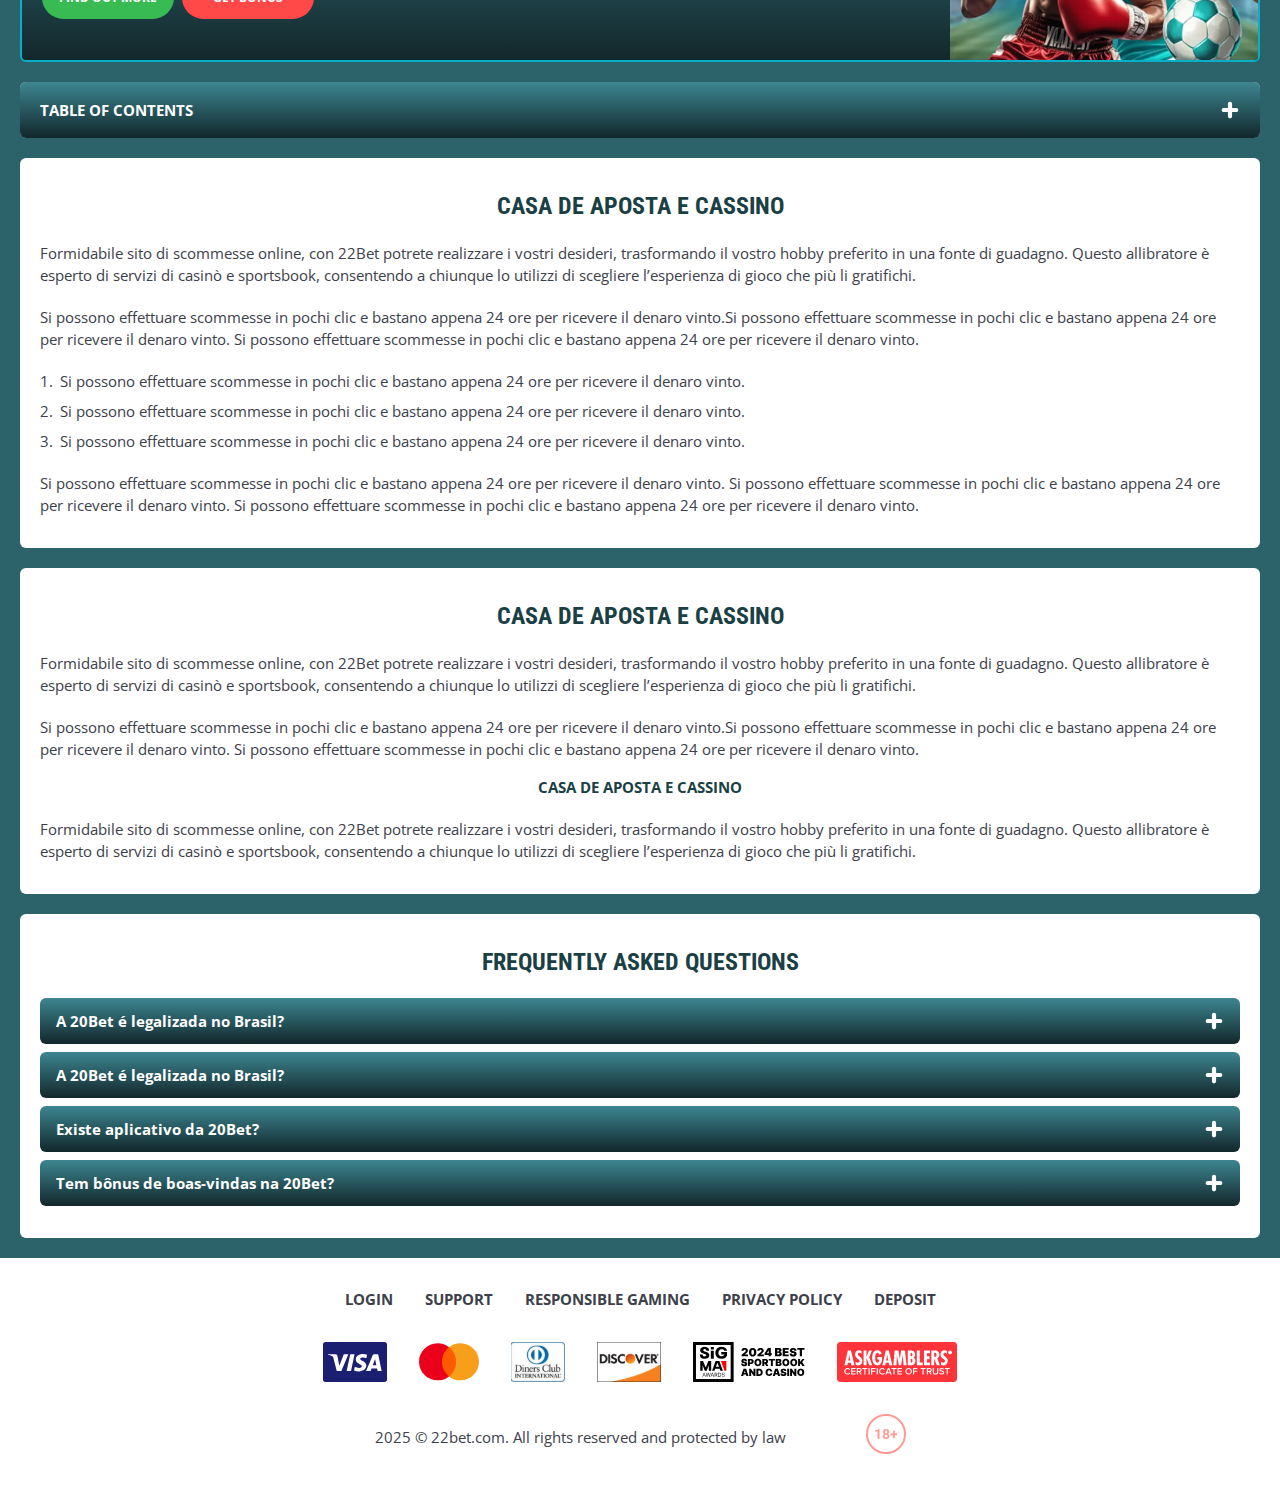
<file: bonus.html>
<!DOCTYPE html>
<html lang="br">
  <head>
    <meta charset="UTF-8" />
   
    <meta name="viewport" content="width=device-width, initial-scale=1.0" />
    <title>22Bet </title>
    <meta name="description" content />
    <meta property="og:site_name" content />
    <meta property="og:title" content />
    <meta property="og:type" content="website" />
    <meta property="og:url" content />
    <meta property="og:image" content />
    <meta property="og:image:alt" content />
    <meta property="og:locale" content="br" />
    <meta property="og:description" content />
    <link rel="preconnect" href="https://fonts.googleapis.com" />
    <link rel="preconnect" href="https://fonts.gstatic.com" crossorigin="anonymous" />
    
   <link href="https://fonts.googleapis.com/css2?family=Open+Sans:ital,wght@0,300..800;1,300..800&display=swap" rel="stylesheet">
<link href="https://fonts.googleapis.com/css?family=Roboto+Condensed&display=swap" rel="stylesheet">

    <link rel="stylesheet" href="./css/reset.css" />
    <link rel="stylesheet" href="./css/main.css" />
    <link rel="stylesheet" href="./css/media.css"/>
    <link rel="icon" href="./images/Group.png" type="image/x-icon"/>
    <script
    src="https://code.jquery.com/jquery-3.6.1.min.js"
    integrity="sha256-o88AwQnZB+VDvE9tvIXrMQaPlFFSUTR+nldQm1LuPXQ="
    crossorigin="anonymous"
  ></script>
  </head>
  <body>
  <header class="header">
      <section class="content header__content">
        <a href="./index.html" class="logo header__logo"
          ><img src="./images/logo.svg" alt="logo" title
        /></a>
        <button class="header__btn-menu" >
          <svg width="16px" height="16px" viewBox="0 0 16 16" xmlns="http://www.w3.org/2000/svg">
              <rect y="0" width="16" height="3" rx="1.5"></rect>
              <rect y="6.5" width="16" height="3" rx="1.5"></rect>
              <rect y="13" width="16" height="3" rx="1.5"></rect>
            </svg>
        </button>

          <nav class="menu header__menu">
            <ul class="header__menu-list">
                
              <li class="">
              <div class="header__menu-wrapper">
                <div class="js-button-expander js-button-expander--menu" >
                <a href="./bonus.html" >
                <span>Bonus</span>
              </a>
              </div>
              <div class="header__menu-wrap js-expand-content js-expand-content--menu">
                <ul >
                  <li>
                    <a href="./freeSpins.html">
                    <span>Free Spins</span>
                  </a></li>
                  <li><a href="./promoCode.html">
                    <span>Promo Code</span>
                  </a>
                </li>
                  <li><a href="./welcomeBonus.html">
                    <span>Welcome Bonus</span>
                  </a>
                </li>
                <li><a href="./vip.html">
                    <span>VIP</span>
                  </a>
                </li>
                </ul>
              </div>
              </div>
               <a href="./bonus.html" class="header__menu-item">
                <span>Bonus</span>
              </a>
            </li>
              <li>
                <a href="./app.html">
                 App
                </a>
              </li>
              
              <li class="">
              <div class="header__menu-wrapper">
                <div class="js-button-expander js-button-expander--menu" >
                <a href="./casino.html" >
                <span> Casino</span>
              </a>
              </div>
              <div class="header__menu-wrap js-expand-content js-expand-content--menu">
                <ul >
                  <li>
                    <a href="./slots.html">
                    <span>Slots</span>
                  </a></li>
                 
                </ul>
              </div>
              </div>
               <a href="./casino.html" class="header__menu-item">
                <span>Casino</span>
              </a>
            </li>
               <li>
                <a href="./live.html">
               Live
                </a>
              </li>
              <li>
                    <a href="./freeSpins.html">
                    <span>Free Spins</span>
                  </a></li>
                  <li><a href="./promoCode.html">
                    <span>Promo Code</span>
                  </a>
                </li>
                  <li><a href="./welcomeBonus.html">
                    <span>Welcome Bonus</span>
                  </a>
                </li>
                <li><a href="./vip.html">
                    <span>VIP</span>
                  </a>
                </li>
             <li>
                    <a href="./slots.html">
                    <span>Slots</span>
                  </a></li>
             
             
            </ul>
            <div class="header__button header__button-menu " >
              <a href="#" class="button  button__login-menu">log in</a>
              <a href="#" class="button button__menu">registration</a>
            </div>
           
          </nav>
            <a href="#" class="button button__login">log in</a>
            <a href="#" class="button button__singup">registration</a>
            <div id="clock" class="header__time">00:00</div>
            <a href="" class="header__flag">
                <span><img src="./images/flag.png" alt="flag" title /></span>
                <span>br</span>
              </a>
      </section>
    </header>
     <main class="main home main-page">
        <section class=" hero hero__page">
           
            <div class="background background-page">
              <img src="./images/bonus/bg-bonus.webp" alt="hero" title />
              
            </div>
            <div class="hero__wrapper hero__wrapper-page">
              <div class="hero__data hero__data-bonus">
                <ul
                class="breadcrumbs "
                
              >
                <li
                  
                >
                  <a href="#" >
                    <span >Home</span></a
                  >
                 
                </li>
                <li
                  
                >
                  <a href="#" > <span >Bonus</span></a>
                 
                </li>
              </ul>
                <h1 class="title general hero__title">
                  Online Casino Website
                </h1>
                 <p class="hero__text">The first thing that catches players' attention is the incredible simplicity of this casino.</p>
               
                <a href="#" class="button  hero__button ">Obter um Bônus</a>
               
              </div>
             
            </div>
          </section>
      <section class="main__wrap main__wrap-page">
       
       <section class="content__wrapper content__wrapper-page">
        <section class="content article">
            <p>
             Lorem ipsum dolor sit 22Bet consectetur adipiscing elit. Quisque faucibus ex sapien vitae pellentesque sem placerat. In id cursus mi pretium tellus duis convallis. Tempus leo eu aenean sed diam urna tempor. Pulvinar vivamus fringilla lacus nec metus bibendum egestas. Iaculis massa nisl malesuada lacinia integer nunc posuere. Ut hendrerit semper vel class aptent taciti sociosqu.
            </p>
            <p>
             Ad litora torquent per conubia nostra inceptos himenaeos.
            </p>
          </section>
         
         
          <section class="content bonuses">
            <ul class="bonuses__list">
               <li class="bonuses__item">
                 
                  <div class=" bonuses__img">
                     <img src="./images/bonus/banner-bonus1.webp" alt="" title="">
                  </div>
                  <div class="bonuses__desc">
                     <div class="wrap">
                       
                        <h2 class="title high bonuses__title">Friday Reload Bonus </h2>
                        <div class="bonuses__text">
                           <p>This is Photoshop's version of Lorem Ipsum. Proin gravida nibh vel velit auctor aliquet. Aenean sollicitudin, lorem quis bibendum auctor, nisi elit consequat ipsum, nec sagittis sem </p>
                         </div>
                        
                     </div>
                     <div class="bonuses__buttons">
                       <a href="#" class="button bonuses__button">find out more</a>
                      <a href="#" class="button bonuses__button">Get Bonus</a>
                   </div>
                  </div>
               
               </li>
               <li class="bonuses__item">
                
                  <div class=" bonuses__img">
                     <img src="./images/bonus/banner-bonus2.webp" alt="" title="">
                  </div>
                  <div class=" bonuses__desc">
                     <div class="wrap">
                       
                        <h2 class="title high bonuses__title">Friday Reload Bonus</h2>
                        <div class="bonuses__text">
                           <p>This is Photoshop's version of Lorem Ipsum. Proin gravida nibh vel velit auctor aliquet. Aenean sollicitudin, lorem quis bibendum auctor, nisi elit consequat ipsum, nec sagittis sem </p>
                        </div>
                        
                     </div>
                     <div class="bonuses__buttons">
                      <a href="#" class="button bonuses__button">find out more</a>
                      <a href="#" class="button bonuses__button">Get Bonus</a>
                   </div>
                  </div>
               
               </li>
               <li class="bonuses__item">
                
                  <div class="  bonuses__img">
                     <img src="./images/bonus/banner-bonus3.webp" alt="" title="">
                  </div>
                  <div class="bonuses__desc">
                     <div class="wrap">
                        
                        <h2 class="title high bonuses__title">Friday Reload Bonus</h2>
                        <div class="bonuses__text">
                           <p>This is Photoshop's version of Lorem Ipsum. Proin gravida nibh vel velit auctor aliquet. Aenean sollicitudin, lorem quis bibendum auctor, nisi elit consequat ipsum, nec sagittis sem </p>
                       
                          </div>
                       
                     </div>
                     <div class="bonuses__buttons">
                       <a href="#" class="button bonuses__button">find out more</a>
                      <a href="#" class="button bonuses__button">Get Bonus</a>
                   </div>
                  </div>
              
               </li>
               <li class="bonuses__item">
                  
                  <div class=" bonuses__img">
                     <img src="./images/bonus/banner-bonus4.webp" alt="" title="">
                  </div>
                  <div class="bonuses__desc">
                     <div class="wrap">
                       
                        <h2 class="title high bonuses__title">Friday Reload Bonus </h2>
                        <div class="bonuses__text">
                           <p>This is Photoshop's version of Lorem Ipsum. Proin gravida nibh vel velit auctor aliquet. Aenean sollicitudin, lorem quis bibendum auctor, nisi elit consequat ipsum, nec sagittis sem </p>
                        </div>
                        
                     </div>
                     <div class="bonuses__buttons">
                     <a href="#" class="button bonuses__button">find out more</a>
                      <a href="#" class="button bonuses__button">Get Bonus</a>
                      
                   </div>
                  </div>
                
               </li>
            </ul>
         </section>
          <section class="content menu-review__content">
                <div class="menu__review-desk menu__review-content">Table of Contents</div>
                <ul class="menu__review menu__review-list">
                  <li><a href="#">Casa de Aposta e Cassino</a></li>
                    <li><a href="#">Casa de Aposta e Cassino</a></li>
                      <li><a href="#">Casa de Aposta e Cassino</a></li>
                        <li><a href="#">Casa de Aposta e Cassino</a></li>
                          <li><a href="#">Frequently Asked Questions</a></li>
                </ul>
             
          
          </section>
         <section class="content article">
            <h2 class="title high article__title">Casa de Aposta e Cassino</h2>
            
            <p>
             Formidabile sito di scommesse online, con 22Bet potrete realizzare i vostri desideri, trasformando il vostro hobby preferito in una fonte di guadagno. Questo allibratore è esperto di servizi di casinò e sportsbook, consentendo a chiunque lo utilizzi di scegliere l’esperienza di gioco che più li gratifichi.
            </p>
            <p>
             Si possono effettuare scommesse in pochi clic e bastano appena 24 ore per ricevere il denaro vinto.Si possono effettuare scommesse in pochi clic e bastano appena 24 ore per ricevere il denaro vinto. Si possono effettuare scommesse in pochi clic e bastano appena 24 ore per ricevere il denaro vinto.
            </p>
           <ol>
              <li>Si possono effettuare scommesse in pochi clic e bastano appena 24 ore per ricevere il denaro vinto.</li>
              <li>Si possono effettuare scommesse in pochi clic e bastano appena 24 ore per ricevere il denaro vinto.</li>
              <li>Si possono effettuare scommesse in pochi clic e bastano appena 24 ore per ricevere il denaro vinto.</li>
            </ol>
            <p>Si possono effettuare scommesse in pochi clic e bastano appena 24 ore per ricevere il denaro vinto. Si possono effettuare scommesse in pochi clic e bastano appena 24 ore per ricevere il denaro vinto. Si possono effettuare scommesse in pochi clic e bastano appena 24 ore per ricevere il denaro vinto.</p>
          </section>
           <section class="content article">
            <h2 class="title high article__title">Casa de Aposta e Cassino</h2>
            
            <p>
             Formidabile sito di scommesse online, con 22Bet potrete realizzare i vostri desideri, trasformando il vostro hobby preferito in una fonte di guadagno. Questo allibratore è esperto di servizi di casinò e sportsbook, consentendo a chiunque lo utilizzi di scegliere l’esperienza di gioco che più li gratifichi.
            </p>
            <p>
             Si possono effettuare scommesse in pochi clic e bastano appena 24 ore per ricevere il denaro vinto.Si possono effettuare scommesse in pochi clic e bastano appena 24 ore per ricevere il denaro vinto. Si possono effettuare scommesse in pochi clic e bastano appena 24 ore per ricevere il denaro vinto.
            </p>
          
            <h3>Casa de Aposta e Cassino</h3>
            <p>Formidabile sito di scommesse online, con 22Bet potrete realizzare i vostri desideri, trasformando il vostro hobby preferito in una fonte di guadagno. Questo allibratore è esperto di servizi di casinò e sportsbook, consentendo a chiunque lo utilizzi di scegliere l’esperienza di gioco che più li gratifichi.</p>
          </section>
        
           <section class="content faq">
            <h2 class="title high faq__title">Frequently Asked Questions</h2>
            <ul class="faq__list " >
              <li class="faq__item"  >
                <h3 class="title medium faq__subtitle js-button-expander js-button-expander--faq"  >A 20Bet é legalizada no Brasil?
                 </h3>
                <div  class="faq__answer js-expand-content js-expand-content--faq" >
                  <p  >
                    Sim, a casa de apostas tem licença emitida por Curaçao, que é reconhecida no Brasil e a permite atuar por aqui.
                  </p>
                </div>
              </li>
              <li class="faq__item"  >
                <h3 class="title medium faq__subtitle js-button-expander js-button-expander--faq"  >A 20Bet é legalizada no Brasil?</h3>
                <div class="faq__answer js-expand-content js-expand-content--faq" >
                  <p  >
                    Sim, a casa de apostas tem licença emitida por Curaçao, que é reconhecida no Brasil e a permite atuar por aqui.
                  </p>
                </div>
              </li> 
              <li class="faq__item"  >
                <h3 class="title medium faq__subtitle js-button-expander js-button-expander--faq"  >Existe aplicativo da 20Bet?</h3>
                <div class="faq__answer js-expand-content js-expand-content--faq" >
                  <p  >
                   Sim, disponível para sistemas operacionais iOS e Android.
                  </p>
                </div>
              </li> 
              <li class="faq__item"  >
                <h3 class="title medium faq__subtitle js-button-expander js-button-expander--faq"  >Tem bônus de boas-vindas na 20Bet?</h3>
                <div class="faq__answer js-expand-content js-expand-content--faq" >
                  <p  >
                   O pacote especial para novos usuários da 20Bet paga 100% sobre o primeiro depósito, com limite de 600 BRL.
                  </p>
                </div>
              </li> 
             
            </ul>
          </section>
          
        </section> 
        
        <div class=""  onclick="scrollToTop()">
          <button class="main__arrow" id="scrollToTopBtn"></button>
        </div> 
        
      </section>
    </main> 
  <footer class=" footer ">
      <section class="content footer__content">
        <ul class="footer__menu">
         <li><a href="./login.html">Login</a></li>
         <li><a href="./support.html">Support</a></li>
         <li><a href="./responsible.html">Responsible Gaming</a></li>
         <li><a href="./policy.html">Privacy Policy</a></li>
         <li><a href="./deposit.html">Deposit</a></li>
        </ul>
       
          <ul class="footer__cards-list">
           
            <li>
              <a href="#"
                ><img src="./images/visa.svg" alt="cardvisa" title
              /></a>
            </li>
            <li>
              <a href="#"
                ><img
                  src="./images/mastercard.svg"
                  alt="mastercard"
                  title
              /></a>
            </li>
            <li>
                <a href="#"
                  ><img src="./images/diners.svg" alt="diners" title
                /></a>
              </li>
              <li>
                <a href="#"
                  ><img src="./images/discover.svg" alt="discover" title
                /></a>
              </li>
              <li>
                <a href="#"
                  ><img src="./images/sigma.svg" alt="sigma" title
                /></a>
              </li>
              <li>
                <a href="#"
                  ><img src="./images/ask.svg" alt="ask" title
                /></a>
              </li>
            
          </ul>
       
        <div class="footer__wrapp">
          <div class="footer__text">
           
            <p>2025 &copy; 22bet.com. All rights reserved and protected by law
</p>
           
          </div>
          <div class="footer__age">
            <img src="./images/age.svg" alt="age" title />
          </div>
        </div>
      
      </section>
    </footer>
    
    <script src="./js/sidebar.js" defer></script>
    <script src="./js/expander.js" defer></script>
    <script src="./js/mobile-menu.js" defer></script>
    <script src="./js/clock.js" defer></script>
       <script src="./js/arrowUp.js" defer></script>
  </body>
</html>
</file>
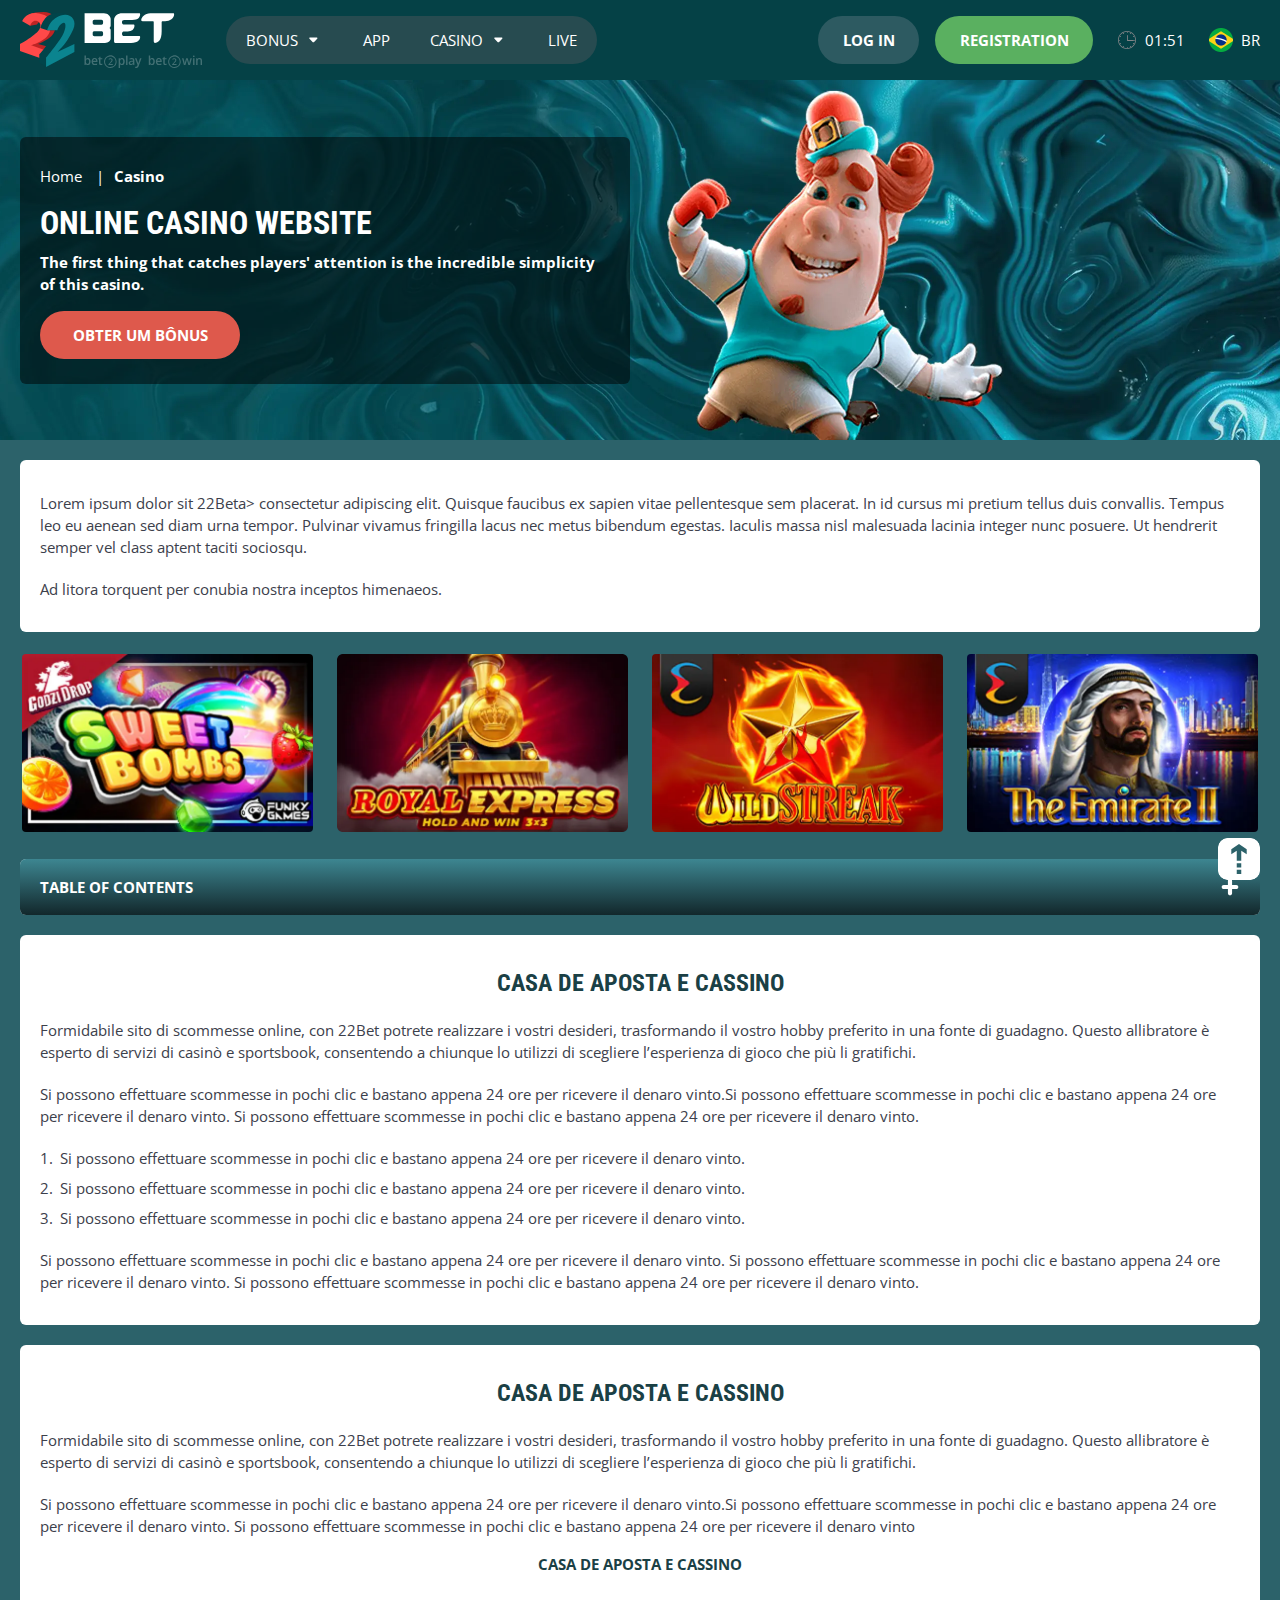
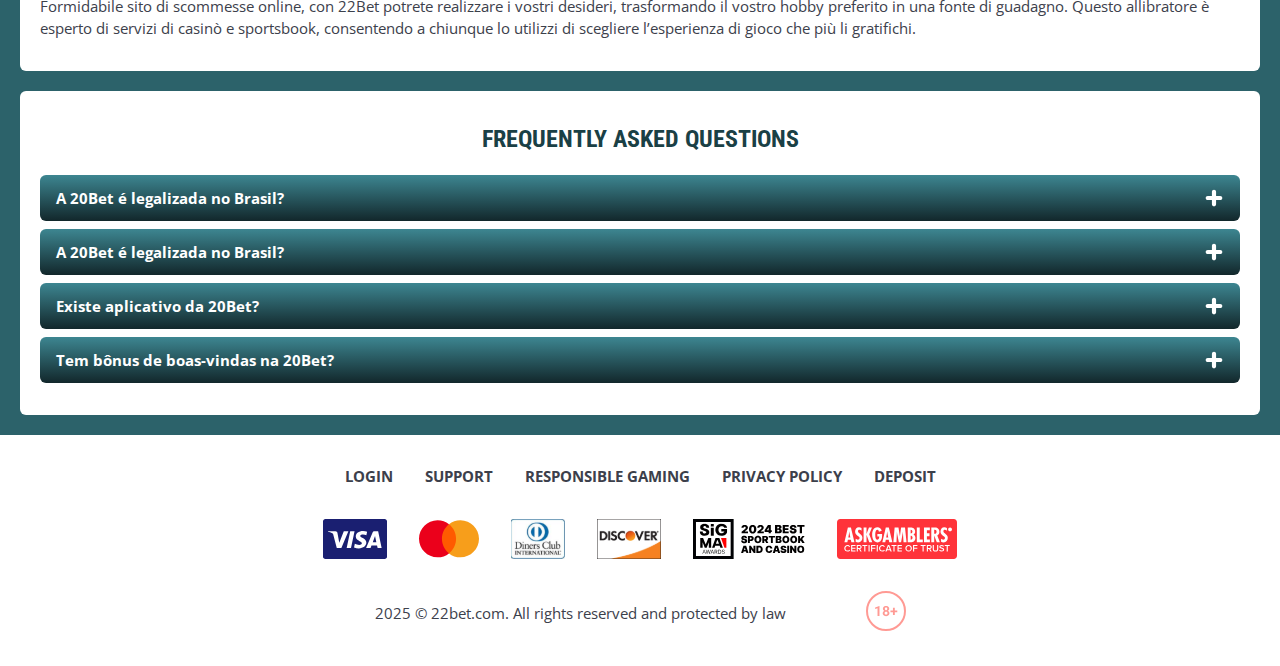
<file: casino.html>
<!DOCTYPE html>
<html lang="br">
  <head>
    <meta charset="UTF-8" />
   
    <meta name="viewport" content="width=device-width, initial-scale=1.0" />
    <title>22Bet </title>
    <meta name="description" content />
    <meta property="og:site_name" content />
    <meta property="og:title" content />
    <meta property="og:type" content="website" />
    <meta property="og:url" content />
    <meta property="og:image" content />
    <meta property="og:image:alt" content />
    <meta property="og:locale" content="br" />
    <meta property="og:description" content />
    <link rel="preconnect" href="https://fonts.googleapis.com" />
    <link rel="preconnect" href="https://fonts.gstatic.com" crossorigin="anonymous" />
   <link href="https://fonts.googleapis.com/css2?family=Open+Sans:ital,wght@0,300..800;1,300..800&display=swap" rel="stylesheet">
<link href="https://fonts.googleapis.com/css?family=Roboto+Condensed&display=swap" rel="stylesheet">

   <link rel="stylesheet" href="./css/reset.css" />
    <link rel="stylesheet" href="./css/main.css" />
    <link rel="stylesheet" href="./css/media.css"/>
    <link rel="icon" href="./images/Group.png" type="image/x-icon"/>
    <script
    src="https://code.jquery.com/jquery-3.6.1.min.js"
    integrity="sha256-o88AwQnZB+VDvE9tvIXrMQaPlFFSUTR+nldQm1LuPXQ="
    crossorigin="anonymous"
  ></script>
  </head>
  <body>
    <header class="header">
      <section class="content header__content">
        <a href="./index.html" class="logo header__logo"
          ><img src="./images/logo.svg" alt="logo" title
        /></a>
        <button class="header__btn-menu" >
          <svg width="16px" height="16px" viewBox="0 0 16 16" xmlns="http://www.w3.org/2000/svg">
              <rect y="0" width="16" height="3" rx="1.5"></rect>
              <rect y="6.5" width="16" height="3" rx="1.5"></rect>
              <rect y="13" width="16" height="3" rx="1.5"></rect>
            </svg>
        </button>

          <nav class="menu header__menu">
            <ul class="header__menu-list">
                
              <li class="">
              <div class="header__menu-wrapper">
                <div class="js-button-expander js-button-expander--menu" >
                <a href="./bonus.html" >
                <span>Bonus</span>
              </a>
              </div>
              <div class="header__menu-wrap js-expand-content js-expand-content--menu">
                <ul >
                  <li>
                    <a href="./freeSpins.html">
                    <span>Free Spins</span>
                  </a></li>
                  <li><a href="./promoCode.html">
                    <span>Promo Code</span>
                  </a>
                </li>
                  <li><a href="./welcomeBonus.html">
                    <span>Welcome Bonus</span>
                  </a>
                </li>
                <li><a href="./vip.html">
                    <span>VIP</span>
                  </a>
                </li>
                </ul>
              </div>
              </div>
               <a href="./bonus.html" class="header__menu-item">
                <span>Bonus</span>
              </a>
            </li>
              <li>
                <a href="./app.html">
                 App
                </a>
              </li>
              
              <li class="">
              <div class="header__menu-wrapper">
                <div class="js-button-expander js-button-expander--menu" >
                <a href="./casino.html" >
                <span> Casino</span>
              </a>
              </div>
              <div class="header__menu-wrap js-expand-content js-expand-content--menu">
                <ul >
                  <li>
                    <a href="./slots.html">
                    <span>Slots</span>
                  </a></li>
                 
                </ul>
              </div>
              </div>
               <a href="./bonus.html" class="header__menu-item">
                <span>Casino</span>
              </a>
            </li>
               <li>
                <a href="./live.html">
               Live
                </a>
              </li>
              <li>
                    <a href="./freeSpins.html">
                    <span>Free Spins</span>
                  </a></li>
                  <li><a href="./promoCode.html">
                    <span>Promo Code</span>
                  </a>
                </li>
                  <li><a href="./welcomeBonus.html">
                    <span>Welcome Bonus</span>
                  </a>
                </li>
                <li><a href="./vip.html">
                    <span>VIP</span>
                  </a>
                </li>
             <li>
                    <a href="./slots.html">
                    <span>Slots</span>
                  </a></li>
             
             
            </ul>
            <div class="header__button header__button-menu " >
              <a href="#" class="button  button__login-menu">log in</a>
              <a href="#" class="button button__menu">registration</a>
            </div>
           
          </nav>
            <a href="#" class="button button__login">log in</a>
            <a href="#" class="button button__singup">registration</a>
            <div id="clock" class="header__time">00:00</div>
            <a href="" class="header__flag">
                <span><img src="./images/flag.png" alt="flag" title /></span>
                <span>br</span>
              </a>
      </section>
    </header>
     <main class="main home main-page">
        <section class=" hero hero__page">
           
            <div class="background background-page">
              <img src="./images/casino/bg-casino.webp" alt="hero" title />
              
            </div>
            <div class="hero__wrapper hero__wrapper-page">
              <div class="hero__data hero__data-bonus">
                <ul
                class="breadcrumbs "
                
              >
                <li
                  
                >
                  <a href="#" >
                    <span >Home</span></a
                  >
                 
                </li>
                <li
                  
                >
                  <a href="#" > <span >Casino</span></a>
                 
                </li>
              </ul>
                <h1 class="title general hero__title">
                  Online Casino Website
                </h1>
                 <p class="hero__text">The first thing that catches players' attention is the incredible simplicity of this casino.</p>
               
                <a href="#" class="button  hero__button ">Obter um Bônus</a>
               
              </div>
             
            </div>
          </section>
      <section class="main__wrap main__wrap-page">
       
       <section class="content__wrapper content__wrapper-page">

         
        
       
          <section class="content article">
            <p>
             Lorem ipsum dolor sit 22Beta> consectetur adipiscing elit. Quisque faucibus ex sapien vitae pellentesque sem placerat. In id cursus mi pretium tellus duis convallis. Tempus leo eu aenean sed diam urna tempor. Pulvinar vivamus fringilla lacus nec metus bibendum egestas. Iaculis massa nisl malesuada lacinia integer nunc posuere. Ut hendrerit semper vel class aptent taciti sociosqu.
            </p>
            <p>
             Ad litora torquent per conubia nostra inceptos himenaeos.
            </p>
          </section>
               <section class="content casino">
           
              <ul class="casino__list">
                <li class="casino__item">
                    <div class="casino__wrapper">
                      <img class="casino__img" src="./images/casino/card-casino1.webp" alt="" title>
                    <div class="casino__hover casino__hover-live">
                        
                        <div class="casino-box">
                            
                        <a href="#" class="button  casino__buttons">Play now</a>
                        </div>
                    </div>
                    </div>
                    
                </li>
                <li class="casino__item">
                  <div class="casino__wrapper">
                    <img class="casino__img" src="./images/casino/card-casino2.webp" alt="" title>
                <div class="casino__hover casino__hover-live">
                      
                        <div class="casino-box">
                            
                        <a href="#" class="button  casino__buttons">Play now</a>
                        </div>
                    </div>
                  </div>
                 
              </li>
              <li class="casino__item">
                <div class="casino__wrapper">
                  <img class="casino__img" src="./images/casino/card-casino3.webp" alt="" title>
               <div class="casino__hover casino__hover-live">
                        
                        <div class="casino-box">
                            
                        <a href="#" class="button  casino__buttons">Play now</a>
                        </div>
                    </div>
               
            </li>
             <li class="casino__item">
                <div class="casino__wrapper">
                  <img class="casino__img" src="./images/casino/card-casino4.webp" alt="" title>
               <div class="casino__hover casino__hover-live">
                        
                        <div class="casino-box">
                            
                        <a href="#" class="button  casino__buttons">Play now</a>
                        </div>
                    </div>
               
            </li>
             
    
      

              </ul>
         </section>
             
        
        
              <section class="content menu-review__content">
              

            
                <div class="menu__review-desk menu__review-content">Table of Contents</div>
                <ul class="menu__review menu__review-list">
                  <li><a href="#">Casa de Aposta e Cassino</a></li>
                    <li><a href="#">Casa de Aposta e Cassino</a></li>
                      <li><a href="#">Casa de Aposta e Cassino</a></li>
                        <li><a href="#">Casa de Aposta e Cassino</a></li>
                          <li><a href="#">Frequently Asked Questions</a></li>
                 
                </ul>
             
          
          </section>
          
        
          <section class="content article">
            <h2 class="title high article__title">Casa de Aposta e Cassino</h2>
             
            <p>
             Formidabile sito di scommesse online, con 22Bet potrete realizzare i vostri desideri, trasformando il vostro hobby preferito in una fonte di guadagno. Questo allibratore è esperto di servizi di casinò e sportsbook, consentendo a chiunque lo utilizzi di scegliere l’esperienza di gioco che più li gratifichi.
            </p>
            <p>
             Si possono effettuare scommesse in pochi clic e bastano appena 24 ore per ricevere il denaro vinto.Si possono effettuare scommesse in pochi clic e bastano appena 24 ore per ricevere il denaro vinto. Si possono effettuare scommesse in pochi clic e bastano appena 24 ore per ricevere il denaro vinto.
            </p>
           <ol>
              <li>Si possono effettuare scommesse in pochi clic e bastano appena 24 ore per ricevere il denaro vinto.</li>
              <li>Si possono effettuare scommesse in pochi clic e bastano appena 24 ore per ricevere il denaro vinto.</li>
              <li>Si possono effettuare scommesse in pochi clic e bastano appena 24 ore per ricevere il denaro vinto.</li>
            </ol>
            <p>Si possono effettuare scommesse in pochi clic e bastano appena 24 ore per ricevere il denaro vinto. Si possono effettuare scommesse in pochi clic e bastano appena 24 ore per ricevere il denaro vinto. Si possono effettuare scommesse in pochi clic e bastano appena 24 ore per ricevere il denaro vinto.</p>
          </section>
         
         
           <section class="content article">
            <h2 class="title high article__title">Casa de Aposta e Cassino</h2>
            <p>Formidabile sito di scommesse online, con 22Bet potrete realizzare i vostri desideri, trasformando il vostro hobby preferito in una fonte di guadagno. Questo allibratore è esperto di servizi di casinò e sportsbook, consentendo a chiunque lo utilizzi di scegliere l’esperienza di gioco che più li gratifichi.</p>
            <p>Si possono effettuare scommesse in pochi clic e bastano appena 24 ore per ricevere il denaro vinto.Si possono effettuare scommesse in pochi clic e bastano appena 24 ore per ricevere il denaro vinto. Si possono effettuare scommesse in pochi clic e bastano appena 24 ore per ricevere il denaro vinto</p>
            <h3>Casa de Aposta e Cassino</h3>
            <p>Formidabile sito di scommesse online, con 22Bet potrete realizzare i vostri desideri, trasformando il vostro hobby preferito in una fonte di guadagno. Questo allibratore è esperto di servizi di casinò e sportsbook, consentendo a chiunque lo utilizzi di scegliere l’esperienza di gioco che più li gratifichi.</p>
           </section>

          <section class="content faq">
            <h2 class="title high faq__title">Frequently Asked Questions</h2>
            <ul class="faq__list " >
              <li class="faq__item"  >
                <h3 class="title medium faq__subtitle js-button-expander js-button-expander--faq"  >A 20Bet é legalizada no Brasil?
                 </h3>
                <div  class="faq__answer js-expand-content js-expand-content--faq" >
                  <p  >
                    Sim, a casa de apostas tem licença emitida por Curaçao, que é reconhecida no Brasil e a permite atuar por aqui.
                  </p>
                </div>
              </li>
              <li class="faq__item"  >
                <h3 class="title medium faq__subtitle js-button-expander js-button-expander--faq"  >A 20Bet é legalizada no Brasil?</h3>
                <div class="faq__answer js-expand-content js-expand-content--faq" >
                  <p  >
                    Sim, a casa de apostas tem licença emitida por Curaçao, que é reconhecida no Brasil e a permite atuar por aqui.
                  </p>
                </div>
              </li> 
              <li class="faq__item"  >
                <h3 class="title medium faq__subtitle js-button-expander js-button-expander--faq"  >Existe aplicativo da 20Bet?</h3>
                <div class="faq__answer js-expand-content js-expand-content--faq" >
                  <p  >
                   Sim, disponível para sistemas operacionais iOS e Android.
                  </p>
                </div>
              </li> 
              <li class="faq__item"  >
                <h3 class="title medium faq__subtitle js-button-expander js-button-expander--faq"  >Tem bônus de boas-vindas na 20Bet?</h3>
                <div class="faq__answer js-expand-content js-expand-content--faq" >
                  <p  >
                   O pacote especial para novos usuários da 20Bet paga 100% sobre o primeiro depósito, com limite de 600 BRL.
                  </p>
                </div>
              </li> 
             
            </ul>
          </section>
          
        </section> 
      
        <div class=""  onclick="scrollToTop()">
          <button class="main__arrow" id="scrollToTopBtn"></button>
        </div> 
        
      </section>
    </main> 
       <footer class=" footer ">
      <section class="content footer__content">
        <ul class="footer__menu">
         <li><a href="./login.html">Login</a></li>
         <li><a href="./support.html">Support</a></li>
         <li><a href="./responsible.html">Responsible Gaming</a></li>
         <li><a href="./policy.html">Privacy Policy</a></li>
         <li><a href="./deposit.html">Deposit</a></li>
        </ul>
       
          <ul class="footer__cards-list">
           
            <li>
              <a href="#"
                ><img src="./images/visa.svg" alt="cardvisa" title
              /></a>
            </li>
            <li>
              <a href="#"
                ><img
                  src="./images/mastercard.svg"
                  alt="mastercard"
                  title
              /></a>
            </li>
            <li>
                <a href="#"
                  ><img src="./images/diners.svg" alt="diners" title
                /></a>
              </li>
              <li>
                <a href="#"
                  ><img src="./images/discover.svg" alt="discover" title
                /></a>
              </li>
              <li>
                <a href="#"
                  ><img src="./images/sigma.svg" alt="sigma" title
                /></a>
              </li>
              <li>
                <a href="#"
                  ><img src="./images/ask.svg" alt="ask" title
                /></a>
              </li>
            
          </ul>
       
        <div class="footer__wrapp">
          <div class="footer__text">
           
               <p>2025 &copy; 22bet.com. All rights reserved and protected by law
</p>
           
           
          </div>
          <div class="footer__age">
            <img src="./images/age.svg" alt="age" title />
          </div>
        </div>
      
      </section>
    </footer>
    <script src="./js/arrowUp.js" defer></script>
    <script src="./js/sidebar.js" defer></script>
    <script src="./js/expander.js" defer></script>
    <script src="./js/mobile-menu.js" defer></script>
    <script src="./js/clock.js" defer></script>
  </body>
</html>
</file>
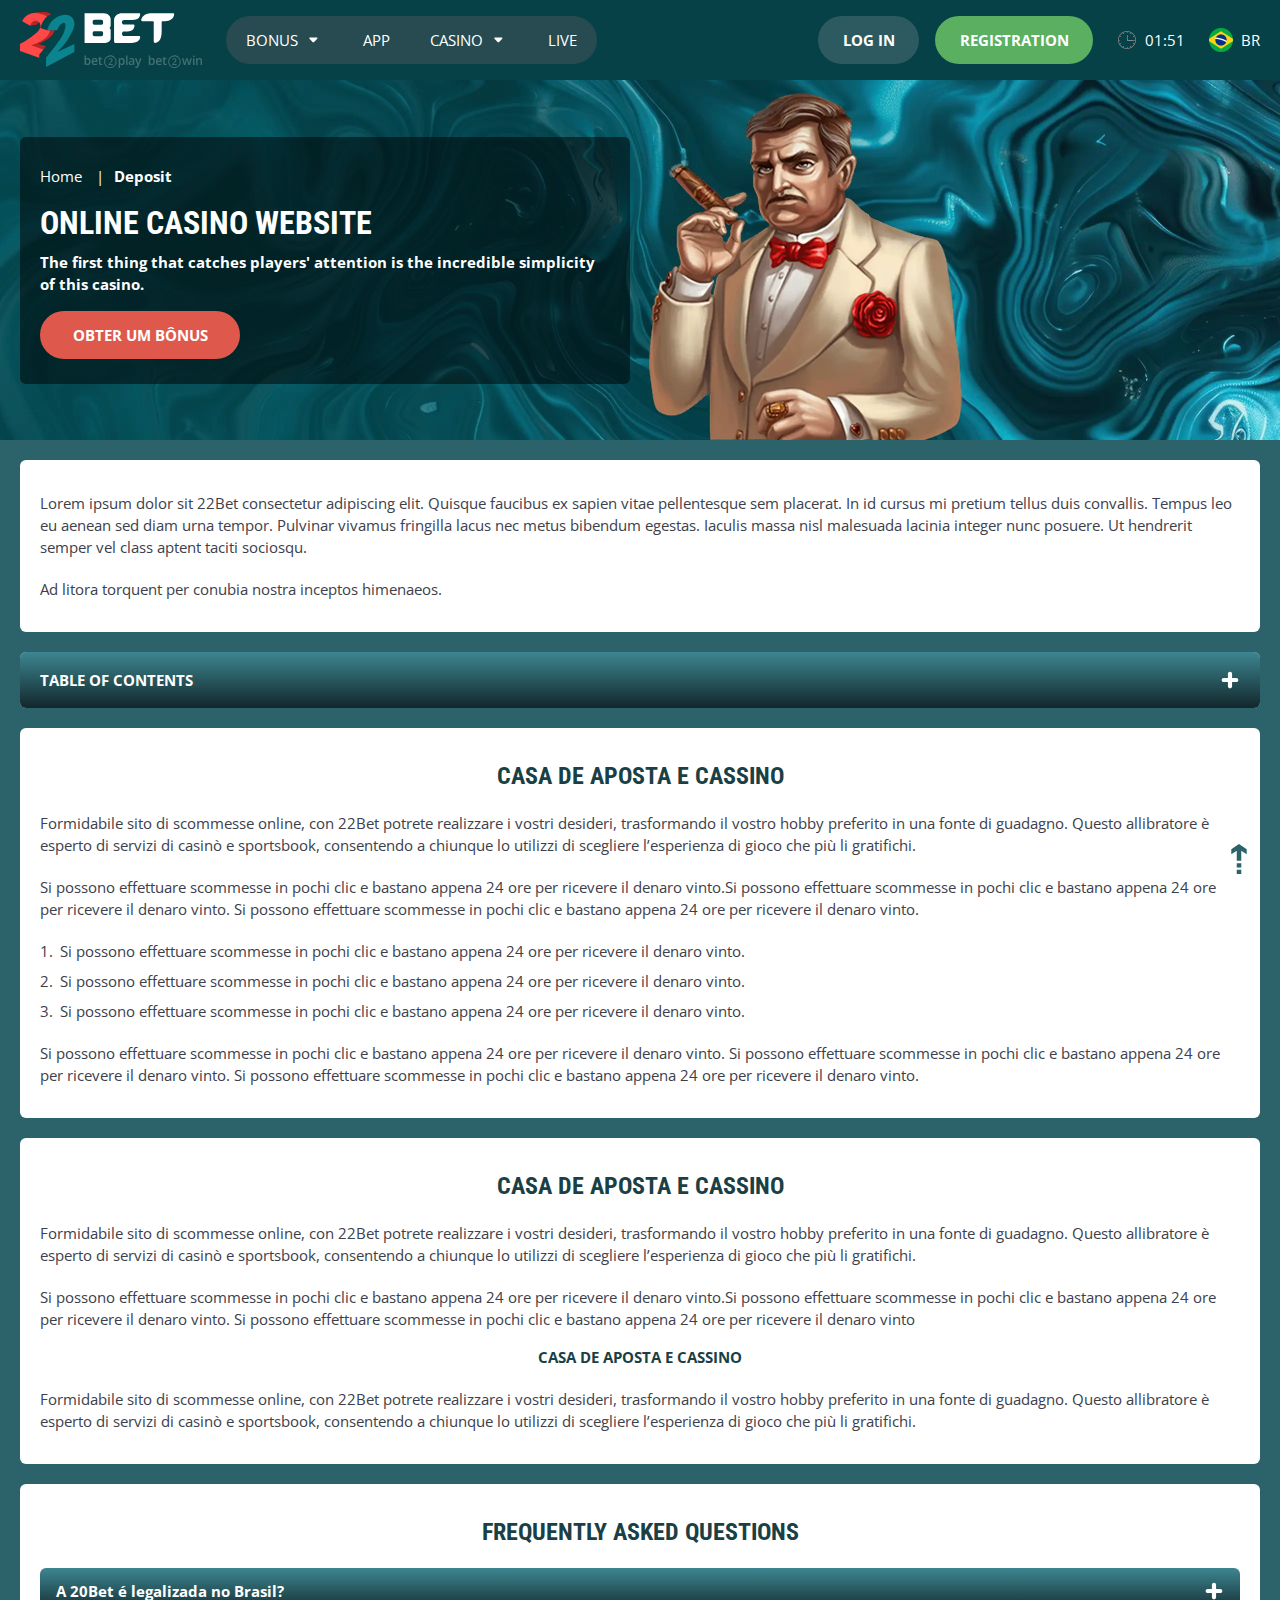
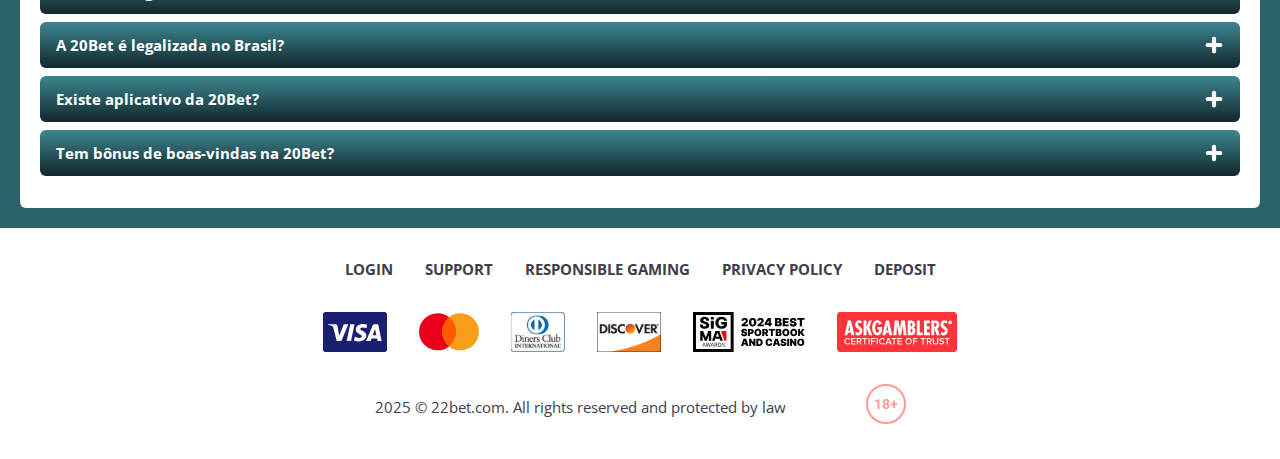
<file: deposit.html>
<!DOCTYPE html>
<html lang="br">
  <head>
    <meta charset="UTF-8" />
   
    <meta name="viewport" content="width=device-width, initial-scale=1.0" />
    <title>22Bet </title>
    <meta name="description" content />
    <meta property="og:site_name" content />
    <meta property="og:title" content />
    <meta property="og:type" content="website" />
    <meta property="og:url" content />
    <meta property="og:image" content />
    <meta property="og:image:alt" content />
    <meta property="og:locale" content="br" />
    <meta property="og:description" content />
    <link rel="preconnect" href="https://fonts.googleapis.com" />
    <link rel="preconnect" href="https://fonts.gstatic.com" crossorigin="anonymous" />
   <link href="https://fonts.googleapis.com/css2?family=Open+Sans:ital,wght@0,300..800;1,300..800&display=swap" rel="stylesheet">
<link href="https://fonts.googleapis.com/css?family=Roboto+Condensed&display=swap" rel="stylesheet">

   <link rel="stylesheet" href="./css/reset.css" />
    <link rel="stylesheet" href="./css/main.css" />
    <link rel="stylesheet" href="./css/media.css"/>
    <link rel="icon" href="./images/Group.png" type="image/x-icon"/>
    <script
    src="https://code.jquery.com/jquery-3.6.1.min.js"
    integrity="sha256-o88AwQnZB+VDvE9tvIXrMQaPlFFSUTR+nldQm1LuPXQ="
    crossorigin="anonymous"
  ></script>
  </head>
  <body>
    <header class="header">
      <section class="content header__content">
        <a href="./index.html" class="logo header__logo"
          ><img src="./images/logo.svg" alt="logo" title
        /></a>
        <button class="header__btn-menu" >
          <svg width="16px" height="16px" viewBox="0 0 16 16" xmlns="http://www.w3.org/2000/svg">
              <rect y="0" width="16" height="3" rx="1.5"></rect>
              <rect y="6.5" width="16" height="3" rx="1.5"></rect>
              <rect y="13" width="16" height="3" rx="1.5"></rect>
            </svg>
        </button>

          <nav class="menu header__menu">
            <ul class="header__menu-list">
                
              <li class="">
              <div class="header__menu-wrapper">
                <div class="js-button-expander js-button-expander--menu" >
                <a href="./bonus.html" >
                <span>Bonus</span>
              </a>
              </div>
              <div class="header__menu-wrap js-expand-content js-expand-content--menu">
                <ul >
                  <li>
                    <a href="./freeSpins.html">
                    <span>Free Spins</span>
                  </a></li>
                  <li><a href="./promoCode.html">
                    <span>Promo Code</span>
                  </a>
                </li>
                  <li><a href="./welcomeBonus.html">
                    <span>Welcome Bonus</span>
                  </a>
                </li>
                <li><a href="./vip.html">
                    <span>VIP</span>
                  </a>
                </li>
                </ul>
              </div>
              </div>
               <a href="./bonus.html" class="header__menu-item">
                <span>Bonus</span>
              </a>
            </li>
              <li>
                <a href="./app.html">
                 App
                </a>
              </li>
              
              <li class="">
              <div class="header__menu-wrapper">
                <div class="js-button-expander js-button-expander--menu" >
                <a href="./casino.html" >
                <span> Casino</span>
              </a>
              </div>
              <div class="header__menu-wrap js-expand-content js-expand-content--menu">
                <ul >
                  <li>
                    <a href="./slots.html">
                    <span>Slots</span>
                  </a></li>
                 
                </ul>
              </div>
              </div>
               <a href="./casino.html" class="header__menu-item">
                <span>Casino</span>
              </a>
            </li>
               <li>
                <a href="./live.html">
               Live
                </a>
              </li>
              <li>
                    <a href="./freeSpins.html">
                    <span>Free Spins</span>
                  </a></li>
                  <li><a href="./promoCode.html">
                    <span>Promo Code</span>
                  </a>
                </li>
                  <li><a href="./welcomeBonus.html">
                    <span>Welcome Bonus</span>
                  </a>
                </li>
                <li><a href="./vip.html">
                    <span>VIP</span>
                  </a>
                </li>
             <li>
                    <a href="./slots.html">
                    <span>Slots</span>
                  </a></li>
             
             
            </ul>
            <div class="header__button header__button-menu " >
              <a href="#" class="button  button__login-menu">log in</a>
              <a href="#" class="button button__menu">registration</a>
            </div>
           
          </nav>
            <a href="#" class="button button__login">log in</a>
            <a href="#" class="button button__singup">registration</a>
            <div id="clock" class="header__time">00:00</div>
            <a href="" class="header__flag">
                <span><img src="./images/flag.png" alt="flag" title /></span>
                <span>br</span>
              </a>
      </section>
    </header>
     <main class="main home main-page">
        <section class=" hero hero__page">
           
            <div class="background background-page">
              <img src="./images/layout-images/bg-deposit.webp" alt="hero" title />
              
            </div>
            <div class="hero__wrapper hero__wrapper-page">
              <div class="hero__data hero__data-bonus">
                <ul
                class="breadcrumbs "
                
              >
                <li
                  
                >
                  <a href="#" >
                    <span >Home</span></a
                  >
                 
                </li>
                <li
                  
                >
                  <a href="#" > <span >Deposit</span></a>
                 
                </li>
              </ul>
                <h1 class="title general hero__title">
                  Online Casino Website
                </h1>
                 <p class="hero__text">The first thing that catches players' attention is the incredible simplicity of this casino.</p>
               
                <a href="#" class="button  hero__button ">Obter um Bônus</a>
               
              </div>
             
            </div>
          </section>
      <section class="main__wrap main__wrap-page">
       
       <section class="content__wrapper content__wrapper-page">

         
        
       
          <section class="content article">
            <p>
             Lorem ipsum dolor sit 22Bet consectetur adipiscing elit. Quisque faucibus ex sapien vitae pellentesque sem placerat. In id cursus mi pretium tellus duis convallis. Tempus leo eu aenean sed diam urna tempor. Pulvinar vivamus fringilla lacus nec metus bibendum egestas. Iaculis massa nisl malesuada lacinia integer nunc posuere. Ut hendrerit semper vel class aptent taciti sociosqu.
            </p>
            <p>
             Ad litora torquent per conubia nostra inceptos himenaeos.
            </p>
          </section>
         
              <section class="content menu-review__content">
              

            
                <div class="menu__review-desk menu__review-content">Table of Contents</div>
                <ul class="menu__review menu__review-list">
                  <li><a href="#">Casa de Aposta e Cassino</a></li>
                    <li><a href="#">Casa de Aposta e Cassino</a></li>
                      <li><a href="#">Casa de Aposta e Cassino</a></li>
                        <li><a href="#">Casa de Aposta e Cassino</a></li>
                          <li><a href="#">Frequently Asked Questions</a></li>
                 
                </ul>
             
          
          </section>
          
        
          <section class="content article">
            <h2 class="title high article__title">Casa de Aposta e Cassino</h2>
             
            <p>
             Formidabile sito di scommesse online, con 22Bet potrete realizzare i vostri desideri, trasformando il vostro hobby preferito in una fonte di guadagno. Questo allibratore è esperto di servizi di casinò e sportsbook, consentendo a chiunque lo utilizzi di scegliere l’esperienza di gioco che più li gratifichi.
            </p>
            <p>
             Si possono effettuare scommesse in pochi clic e bastano appena 24 ore per ricevere il denaro vinto.Si possono effettuare scommesse in pochi clic e bastano appena 24 ore per ricevere il denaro vinto. Si possono effettuare scommesse in pochi clic e bastano appena 24 ore per ricevere il denaro vinto.
            </p>
           <ol>
              <li>Si possono effettuare scommesse in pochi clic e bastano appena 24 ore per ricevere il denaro vinto.</li>
              <li>Si possono effettuare scommesse in pochi clic e bastano appena 24 ore per ricevere il denaro vinto.</li>
              <li>Si possono effettuare scommesse in pochi clic e bastano appena 24 ore per ricevere il denaro vinto.</li>
            </ol>
            <p>Si possono effettuare scommesse in pochi clic e bastano appena 24 ore per ricevere il denaro vinto. Si possono effettuare scommesse in pochi clic e bastano appena 24 ore per ricevere il denaro vinto. Si possono effettuare scommesse in pochi clic e bastano appena 24 ore per ricevere il denaro vinto.</p>
          </section>
         
         
           <section class="content article">
            <h2 class="title high article__title">Casa de Aposta e Cassino</h2>
            <p>Formidabile sito di scommesse online, con 22Bet potrete realizzare i vostri desideri, trasformando il vostro hobby preferito in una fonte di guadagno. Questo allibratore è esperto di servizi di casinò e sportsbook, consentendo a chiunque lo utilizzi di scegliere l’esperienza di gioco che più li gratifichi.</p>
            <p>Si possono effettuare scommesse in pochi clic e bastano appena 24 ore per ricevere il denaro vinto.Si possono effettuare scommesse in pochi clic e bastano appena 24 ore per ricevere il denaro vinto. Si possono effettuare scommesse in pochi clic e bastano appena 24 ore per ricevere il denaro vinto</p>
            <h3>Casa de Aposta e Cassino</h3>
            <p>Formidabile sito di scommesse online, con 22Bet potrete realizzare i vostri desideri, trasformando il vostro hobby preferito in una fonte di guadagno. Questo allibratore è esperto di servizi di casinò e sportsbook, consentendo a chiunque lo utilizzi di scegliere l’esperienza di gioco che più li gratifichi.</p>
           </section>

          <section class="content faq">
            <h2 class="title high faq__title">Frequently Asked Questions</h2>
            <ul class="faq__list " >
              <li class="faq__item"  >
                <h3 class="title medium faq__subtitle js-button-expander js-button-expander--faq"  >A 20Bet é legalizada no Brasil?
                 </h3>
                <div  class="faq__answer js-expand-content js-expand-content--faq" >
                  <p  >
                    Sim, a casa de apostas tem licença emitida por Curaçao, que é reconhecida no Brasil e a permite atuar por aqui.
                  </p>
                </div>
              </li>
              <li class="faq__item"  >
                <h3 class="title medium faq__subtitle js-button-expander js-button-expander--faq"  >A 20Bet é legalizada no Brasil?</h3>
                <div class="faq__answer js-expand-content js-expand-content--faq" >
                  <p  >
                    Sim, a casa de apostas tem licença emitida por Curaçao, que é reconhecida no Brasil e a permite atuar por aqui.
                  </p>
                </div>
              </li> 
              <li class="faq__item"  >
                <h3 class="title medium faq__subtitle js-button-expander js-button-expander--faq"  >Existe aplicativo da 20Bet?</h3>
                <div class="faq__answer js-expand-content js-expand-content--faq" >
                  <p  >
                   Sim, disponível para sistemas operacionais iOS e Android.
                  </p>
                </div>
              </li> 
              <li class="faq__item"  >
                <h3 class="title medium faq__subtitle js-button-expander js-button-expander--faq"  >Tem bônus de boas-vindas na 20Bet?</h3>
                <div class="faq__answer js-expand-content js-expand-content--faq" >
                  <p  >
                   O pacote especial para novos usuários da 20Bet paga 100% sobre o primeiro depósito, com limite de 600 BRL.
                  </p>
                </div>
              </li> 
             
            </ul>
          </section>
          
        </section> 
      
        <div class=""  onclick="scrollToTop()">
          <button class="main__arrow" id="scrollToTopBtn"></button>
        </div> 
        
      </section>
    </main> 
   <footer class=" footer ">
      <section class="content footer__content">
        <ul class="footer__menu">
         <li><a href="./login.html">Login</a></li>
         <li><a href="./support.html">Support</a></li>
         <li><a href="./responsible.html">Responsible Gaming</a></li>
         <li><a href="./policy.html">Privacy Policy</a></li>
         <li><a href="./deposit.html">Deposit</a></li>
        </ul>
       
          <ul class="footer__cards-list">
           
            <li>
              <a href="#"
                ><img src="./images/visa.svg" alt="cardvisa" title
              /></a>
            </li>
            <li>
              <a href="#"
                ><img
                  src="./images/mastercard.svg"
                  alt="mastercard"
                  title
              /></a>
            </li>
            <li>
                <a href="#"
                  ><img src="./images/diners.svg" alt="diners" title
                /></a>
              </li>
              <li>
                <a href="#"
                  ><img src="./images/discover.svg" alt="discover" title
                /></a>
              </li>
              <li>
                <a href="#"
                  ><img src="./images/sigma.svg" alt="sigma" title
                /></a>
              </li>
              <li>
                <a href="#"
                  ><img src="./images/ask.svg" alt="ask" title
                /></a>
              </li>
            
          </ul>
       
        <div class="footer__wrapp">
          <div class="footer__text">
           
              <p>2025 &copy; 22bet.com. All rights reserved and protected by law
</p>
           
           
          </div>
          <div class="footer__age">
            <img src="./images/age.svg" alt="age" title />
          </div>
        </div>
      
      </section>
    </footer>
    <script src="./js/arrowUp.js" defer></script>
    <script src="./js/sidebar.js" defer></script>
    <script src="./js/expander.js" defer></script>
    <script src="./js/mobile-menu.js" defer></script>
    <script src="./js/clock.js" defer></script>
  </body>
</html>
</file>
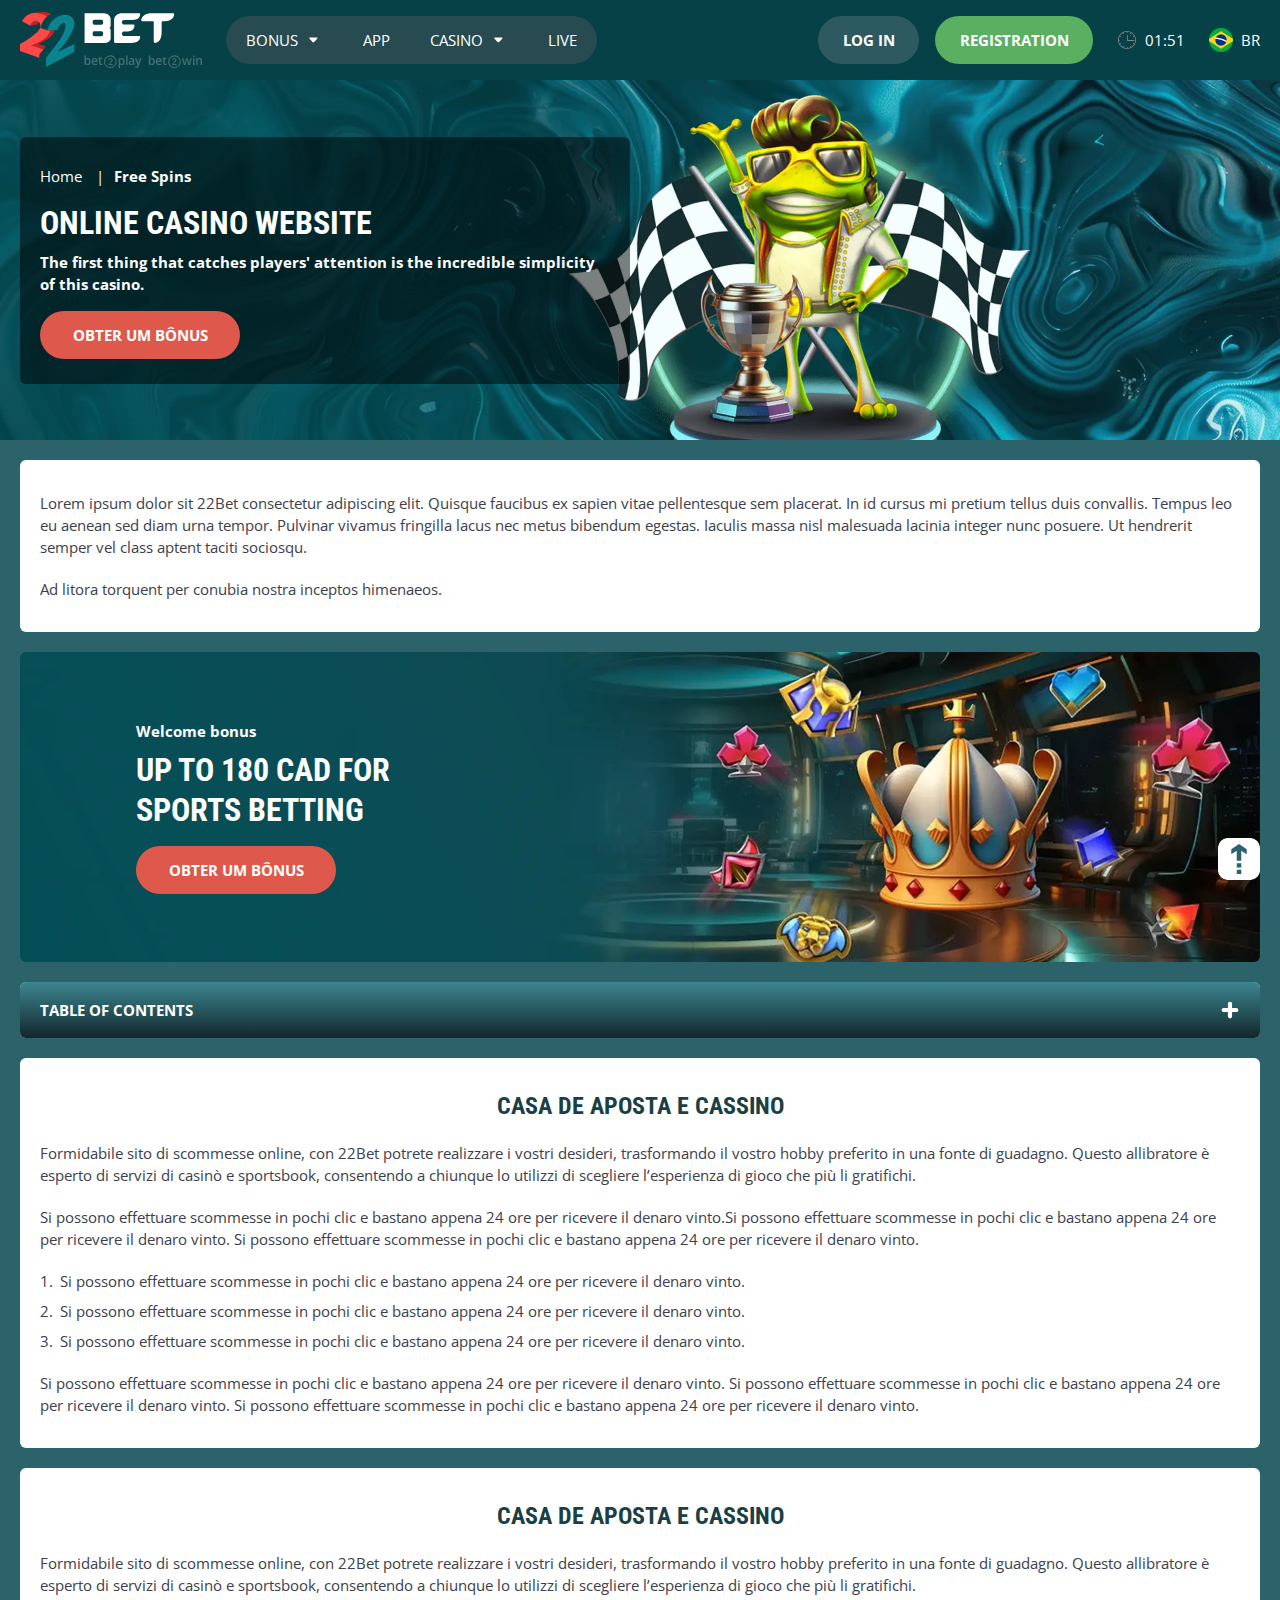
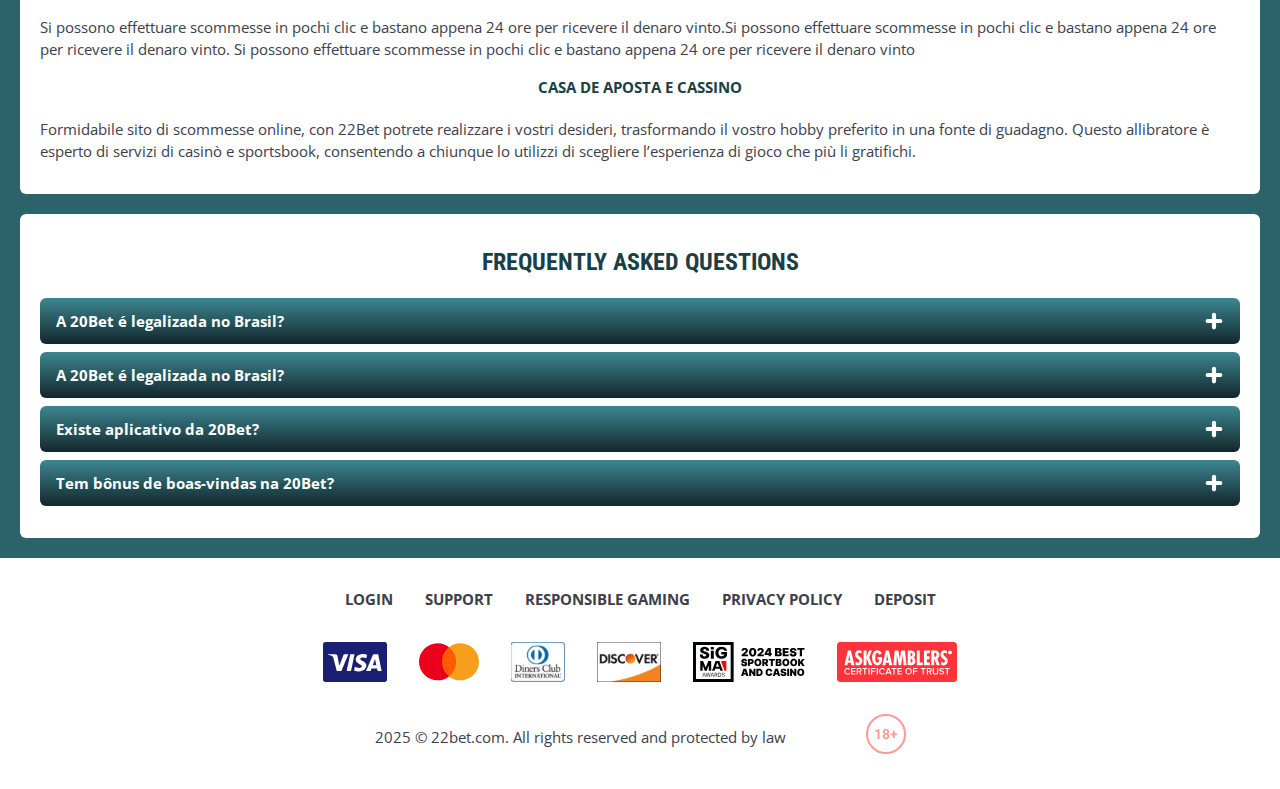
<file: freeSpins.html>
<!DOCTYPE html>
<html lang="br">
  <head>
    <meta charset="UTF-8" />
   
    <meta name="viewport" content="width=device-width, initial-scale=1.0" />
    <title>22Bet </title>
    <meta name="description" content />
    <meta property="og:site_name" content />
    <meta property="og:title" content />
    <meta property="og:type" content="website" />
    <meta property="og:url" content />
    <meta property="og:image" content />
    <meta property="og:image:alt" content />
    <meta property="og:locale" content="br" />
    <meta property="og:description" content />
    <link rel="preconnect" href="https://fonts.googleapis.com" />
    <link rel="preconnect" href="https://fonts.gstatic.com" crossorigin="anonymous" />
   <link href="https://fonts.googleapis.com/css2?family=Open+Sans:ital,wght@0,300..800;1,300..800&display=swap" rel="stylesheet">
<link href="https://fonts.googleapis.com/css?family=Roboto+Condensed&display=swap" rel="stylesheet">

   <link rel="stylesheet" href="./css/reset.css" />
    <link rel="stylesheet" href="./css/main.css" />
    <link rel="stylesheet" href="./css/media.css"/>
    <link rel="icon" href="./images/Group.png" type="image/x-icon"/>
    <script
    src="https://code.jquery.com/jquery-3.6.1.min.js"
    integrity="sha256-o88AwQnZB+VDvE9tvIXrMQaPlFFSUTR+nldQm1LuPXQ="
    crossorigin="anonymous"
  ></script>
  </head>
  <body>
    <header class="header">
      <section class="content header__content">
        <a href="./index.html" class="logo header__logo"
          ><img src="./images/logo.svg" alt="logo" title
        /></a>
        <button class="header__btn-menu" >
          <svg width="16px" height="16px" viewBox="0 0 16 16" xmlns="http://www.w3.org/2000/svg">
              <rect y="0" width="16" height="3" rx="1.5"></rect>
              <rect y="6.5" width="16" height="3" rx="1.5"></rect>
              <rect y="13" width="16" height="3" rx="1.5"></rect>
            </svg>
        </button>

          <nav class="menu header__menu">
            <ul class="header__menu-list">
                
              <li class="">
              <div class="header__menu-wrapper">
                <div class="js-button-expander js-button-expander--menu" >
                <a href="./bonus.html" >
                <span>Bonus</span>
              </a>
              </div>
              <div class="header__menu-wrap js-expand-content js-expand-content--menu">
                <ul >
                  <li>
                    <a href="./freeSpins.html">
                    <span>Free Spins</span>
                  </a></li>
                  <li><a href="./promoCode.html">
                    <span>Promo Code</span>
                  </a>
                </li>
                  <li><a href="./welcomeBonus.html">
                    <span>Welcome Bonus</span>
                  </a>
                </li>
                <li><a href="./vip.html">
                    <span>VIP</span>
                  </a>
                </li>
                </ul>
              </div>
              </div>
               <a href="./bonus.html" class="header__menu-item">
                <span>Bonus</span>
              </a>
            </li>
              <li>
                <a href="./app.html">
                 App
                </a>
              </li>
              
              <li class="">
              <div class="header__menu-wrapper">
                <div class="js-button-expander js-button-expander--menu" >
                <a href="./casino.html" >
                <span> Casino</span>
              </a>
              </div>
              <div class="header__menu-wrap js-expand-content js-expand-content--menu">
                <ul >
                  <li>
                    <a href="./slots.html">
                    <span>Slots</span>
                  </a></li>
                 
                </ul>
              </div>
              </div>
               <a href="./casino.html" class="header__menu-item">
                <span>Casino</span>
              </a>
            </li>
               <li>
                <a href="./live.html">
               Live
                </a>
              </li>
              <li>
                    <a href="./freeSpins.html">
                    <span>Free Spins</span>
                  </a></li>
                  <li><a href="./promoCode.html">
                    <span>Promo Code</span>
                  </a>
                </li>
                  <li><a href="./welcomeBonus.html">
                    <span>Welcome Bonus</span>
                  </a>
                </li>
                <li><a href="./vip.html">
                    <span>VIP</span>
                  </a>
                </li>
             <li>
                    <a href="./slots.html">
                    <span>Slots</span>
                  </a></li>
             
             
            </ul>
            <div class="header__button header__button-menu " >
              <a href="#" class="button  button__login-menu">log in</a>
              <a href="#" class="button button__menu">registration</a>
            </div>
           
          </nav>
            <a href="#" class="button button__login">log in</a>
            <a href="#" class="button button__singup">registration</a>
            <div id="clock" class="header__time">00:00</div>
            <a href="" class="header__flag">
                <span><img src="./images/flag.png" alt="flag" title /></span>
                <span>br</span>
              </a>
      </section>
    </header>
     <main class="main home main-page">
        <section class=" hero hero__page">
           
            <div class="background background-page">
              <img src="./images/layout-images/bg-freeSpin.webp" alt="hero" title />
              
            </div>
            <div class="hero__wrapper hero__wrapper-page">
              <div class="hero__data hero__data-bonus">
                <ul
                class="breadcrumbs "
                
              >
                <li
                  
                >
                  <a href="#" >
                    <span >Home</span></a
                  >
                 
                </li>
                <li
                  
                >
                  <a href="#" > <span >Free Spins</span></a>
                 
                </li>
              </ul>
                <h1 class="title general hero__title">
                  Online Casino Website
                </h1>
                 <p class="hero__text">The first thing that catches players' attention is the incredible simplicity of this casino.</p>
               
                <a href="#" class="button  hero__button ">Obter um Bônus</a>
               
              </div>
             
            </div>
          </section>
      <section class="main__wrap main__wrap-page">
       
       <section class="content__wrapper content__wrapper-page">

         
        
       
          <section class="content article">
            <p>
             Lorem ipsum dolor sit 22Bet consectetur adipiscing elit. Quisque faucibus ex sapien vitae pellentesque sem placerat. In id cursus mi pretium tellus duis convallis. Tempus leo eu aenean sed diam urna tempor. Pulvinar vivamus fringilla lacus nec metus bibendum egestas. Iaculis massa nisl malesuada lacinia integer nunc posuere. Ut hendrerit semper vel class aptent taciti sociosqu.
            </p>
            <p>
             Ad litora torquent per conubia nostra inceptos himenaeos.
            </p>
          </section>
         
             
             <section class="content banner">
            <div class="background ">
              
              <img src="./images/layout-images/banner-freeSpin.webp" alt="banner" title />
              
            </div>
            <div class="banner__info">
              <p class="banner__subtitle">Welcome bonus</p>
              <h2 class="title high banner__title-main">
                  
               up to 180 CAD
for sports betting
              </h2>
            
              <a href="#" class="button banner__button">Obter um Bônus</a>
            </div>
          </section>
        
              <section class="content menu-review__content">
              

            
                <div class="menu__review-desk menu__review-content">Table of Contents</div>
                <ul class="menu__review menu__review-list">
                  <li><a href="#">Casa de Aposta e Cassino</a></li>
                    <li><a href="#">Casa de Aposta e Cassino</a></li>
                      <li><a href="#">Casa de Aposta e Cassino</a></li>
                        <li><a href="#">Casa de Aposta e Cassino</a></li>
                          <li><a href="#">Frequently Asked Questions</a></li>
                 
                </ul>
             
          
          </section>
          
        
          <section class="content article">
            <h2 class="title high article__title">Casa de Aposta e Cassino</h2>
             
            <p>
             Formidabile sito di scommesse online, con 22Bet potrete realizzare i vostri desideri, trasformando il vostro hobby preferito in una fonte di guadagno. Questo allibratore è esperto di servizi di casinò e sportsbook, consentendo a chiunque lo utilizzi di scegliere l’esperienza di gioco che più li gratifichi.
            </p>
            <p>
             Si possono effettuare scommesse in pochi clic e bastano appena 24 ore per ricevere il denaro vinto.Si possono effettuare scommesse in pochi clic e bastano appena 24 ore per ricevere il denaro vinto. Si possono effettuare scommesse in pochi clic e bastano appena 24 ore per ricevere il denaro vinto.
            </p>
           <ol>
              <li>Si possono effettuare scommesse in pochi clic e bastano appena 24 ore per ricevere il denaro vinto.</li>
              <li>Si possono effettuare scommesse in pochi clic e bastano appena 24 ore per ricevere il denaro vinto.</li>
              <li>Si possono effettuare scommesse in pochi clic e bastano appena 24 ore per ricevere il denaro vinto.</li>
            </ol>
            <p>Si possono effettuare scommesse in pochi clic e bastano appena 24 ore per ricevere il denaro vinto. Si possono effettuare scommesse in pochi clic e bastano appena 24 ore per ricevere il denaro vinto. Si possono effettuare scommesse in pochi clic e bastano appena 24 ore per ricevere il denaro vinto.</p>
          </section>
         
         
           <section class="content article">
            <h2 class="title high article__title">Casa de Aposta e Cassino</h2>
            <p>Formidabile sito di scommesse online, con 22Bet potrete realizzare i vostri desideri, trasformando il vostro hobby preferito in una fonte di guadagno. Questo allibratore è esperto di servizi di casinò e sportsbook, consentendo a chiunque lo utilizzi di scegliere l’esperienza di gioco che più li gratifichi.</p>
            <p>Si possono effettuare scommesse in pochi clic e bastano appena 24 ore per ricevere il denaro vinto.Si possono effettuare scommesse in pochi clic e bastano appena 24 ore per ricevere il denaro vinto. Si possono effettuare scommesse in pochi clic e bastano appena 24 ore per ricevere il denaro vinto</p>
            <h3>Casa de Aposta e Cassino</h3>
            <p>Formidabile sito di scommesse online, con 22Bet potrete realizzare i vostri desideri, trasformando il vostro hobby preferito in una fonte di guadagno. Questo allibratore è esperto di servizi di casinò e sportsbook, consentendo a chiunque lo utilizzi di scegliere l’esperienza di gioco che più li gratifichi.</p>
           </section>

          <section class="content faq">
            <h2 class="title high faq__title">Frequently Asked Questions</h2>
            <ul class="faq__list " >
              <li class="faq__item"  >
                <h3 class="title medium faq__subtitle js-button-expander js-button-expander--faq"  >A 20Bet é legalizada no Brasil?
                 </h3>
                <div  class="faq__answer js-expand-content js-expand-content--faq" >
                  <p  >
                    Sim, a casa de apostas tem licença emitida por Curaçao, que é reconhecida no Brasil e a permite atuar por aqui.
                  </p>
                </div>
              </li>
              <li class="faq__item"  >
                <h3 class="title medium faq__subtitle js-button-expander js-button-expander--faq"  >A 20Bet é legalizada no Brasil?</h3>
                <div class="faq__answer js-expand-content js-expand-content--faq" >
                  <p  >
                    Sim, a casa de apostas tem licença emitida por Curaçao, que é reconhecida no Brasil e a permite atuar por aqui.
                  </p>
                </div>
              </li> 
              <li class="faq__item"  >
                <h3 class="title medium faq__subtitle js-button-expander js-button-expander--faq"  >Existe aplicativo da 20Bet?</h3>
                <div class="faq__answer js-expand-content js-expand-content--faq" >
                  <p  >
                   Sim, disponível para sistemas operacionais iOS e Android.
                  </p>
                </div>
              </li> 
              <li class="faq__item"  >
                <h3 class="title medium faq__subtitle js-button-expander js-button-expander--faq"  >Tem bônus de boas-vindas na 20Bet?</h3>
                <div class="faq__answer js-expand-content js-expand-content--faq" >
                  <p  >
                   O pacote especial para novos usuários da 20Bet paga 100% sobre o primeiro depósito, com limite de 600 BRL.
                  </p>
                </div>
              </li> 
             
            </ul>
          </section>
          
        </section> 
      
        <div class=""  onclick="scrollToTop()">
          <button class="main__arrow" id="scrollToTopBtn"></button>
        </div> 
        
      </section>
    </main> 
    <footer class=" footer ">
      <section class="content footer__content">
        <ul class="footer__menu">
         <li><a href="./login.html">Login</a></li>
         <li><a href="./support.html">Support</a></li>
         <li><a href="./responsible.html">Responsible Gaming</a></li>
         <li><a href="./policy.html">Privacy Policy</a></li>
         <li><a href="./deposit.html">Deposit</a></li>
        </ul>
       
          <ul class="footer__cards-list">
           
            <li>
              <a href="#"
                ><img src="./images/visa.svg" alt="cardvisa" title
              /></a>
            </li>
            <li>
              <a href="#"
                ><img
                  src="./images/mastercard.svg"
                  alt="mastercard"
                  title
              /></a>
            </li>
            <li>
                <a href="#"
                  ><img src="./images/diners.svg" alt="diners" title
                /></a>
              </li>
              <li>
                <a href="#"
                  ><img src="./images/discover.svg" alt="discover" title
                /></a>
              </li>
              <li>
                <a href="#"
                  ><img src="./images/sigma.svg" alt="sigma" title
                /></a>
              </li>
              <li>
                <a href="#"
                  ><img src="./images/ask.svg" alt="ask" title
                /></a>
              </li>
            
          </ul>
       
        <div class="footer__wrapp">
          <div class="footer__text">
           
            <p>2025 &copy; 22bet.com. All rights reserved and protected by law
</p>
           
          </div>
          <div class="footer__age">
            <img src="./images/age.svg" alt="age" title />
          </div>
        </div>
      
      </section>
    </footer>
    <script src="./js/arrowUp.js" defer></script>
    <script src="./js/sidebar.js" defer></script>
    <script src="./js/expander.js" defer></script>
    <script src="./js/mobile-menu.js" defer></script>
    <script src="./js/clock.js" defer></script>
  </body>
</html>
</file>
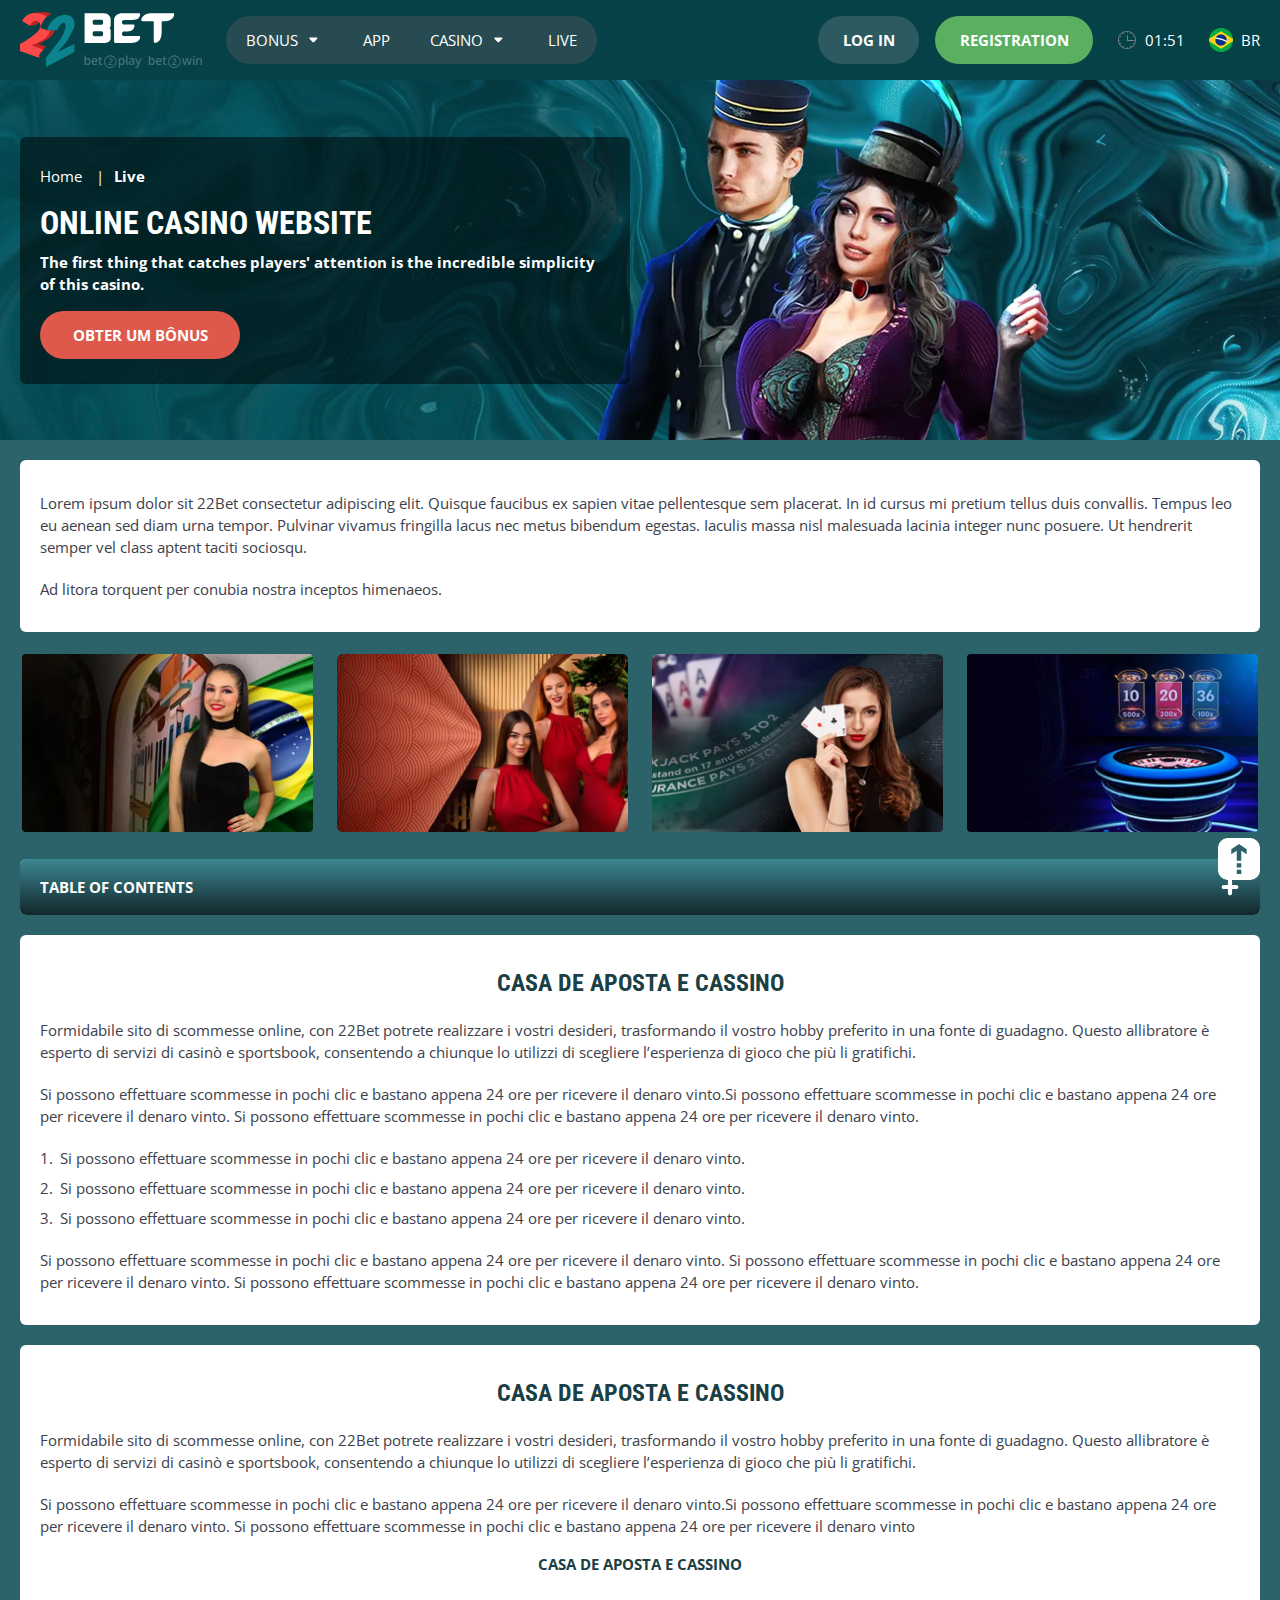
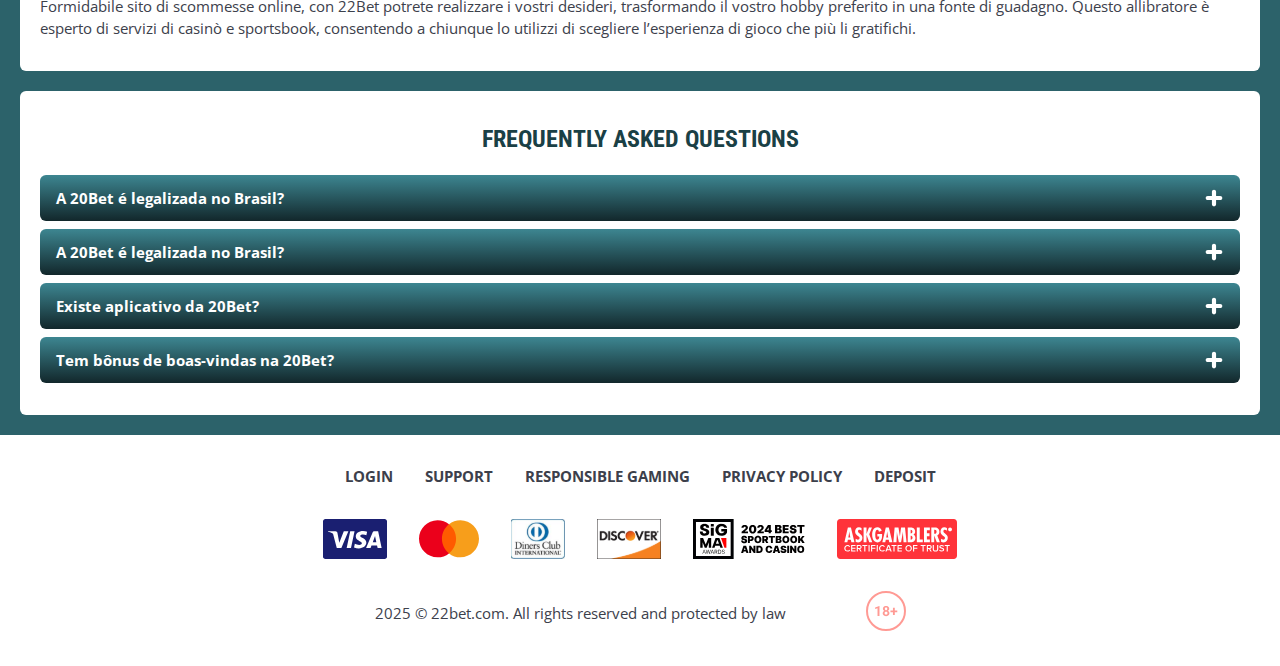
<file: live.html>
<!DOCTYPE html>
<html lang="br">
  <head>
    <meta charset="UTF-8" />
   
    <meta name="viewport" content="width=device-width, initial-scale=1.0" />
    <title>22Bet </title>
    <meta name="description" content />
    <meta property="og:site_name" content />
    <meta property="og:title" content />
    <meta property="og:type" content="website" />
    <meta property="og:url" content />
    <meta property="og:image" content />
    <meta property="og:image:alt" content />
    <meta property="og:locale" content="br" />
    <meta property="og:description" content />
    <link rel="preconnect" href="https://fonts.googleapis.com" />
    <link rel="preconnect" href="https://fonts.gstatic.com" crossorigin="anonymous" />
   <link href="https://fonts.googleapis.com/css2?family=Open+Sans:ital,wght@0,300..800;1,300..800&display=swap" rel="stylesheet">
<link href="https://fonts.googleapis.com/css?family=Roboto+Condensed&display=swap" rel="stylesheet">

   <link rel="stylesheet" href="./css/reset.css" />
    <link rel="stylesheet" href="./css/main.css" />
    <link rel="stylesheet" href="./css/media.css"/>
    <link rel="icon" href="./images/Group.png" type="image/x-icon"/>
    <script
    src="https://code.jquery.com/jquery-3.6.1.min.js"
    integrity="sha256-o88AwQnZB+VDvE9tvIXrMQaPlFFSUTR+nldQm1LuPXQ="
    crossorigin="anonymous"
  ></script>
  </head>
  <body>
    <header class="header">
      <section class="content header__content">
        <a href="./index.html" class="logo header__logo"
          ><img src="./images/logo.svg" alt="logo" title
        /></a>
        <button class="header__btn-menu" >
          <svg width="16px" height="16px" viewBox="0 0 16 16" xmlns="http://www.w3.org/2000/svg">
              <rect y="0" width="16" height="3" rx="1.5"></rect>
              <rect y="6.5" width="16" height="3" rx="1.5"></rect>
              <rect y="13" width="16" height="3" rx="1.5"></rect>
            </svg>
        </button>

          <nav class="menu header__menu">
            <ul class="header__menu-list">
                
              <li class="">
              <div class="header__menu-wrapper">
                <div class="js-button-expander js-button-expander--menu" >
                <a href="./bonus.html" >
                <span>Bonus</span>
              </a>
              </div>
              <div class="header__menu-wrap js-expand-content js-expand-content--menu">
                <ul >
                  <li>
                    <a href="./freeSpins.html">
                    <span>Free Spins</span>
                  </a></li>
                  <li><a href="./promoCode.html">
                    <span>Promo Code</span>
                  </a>
                </li>
                  <li><a href="./welcomeBonus.html">
                    <span>Welcome Bonus</span>
                  </a>
                </li>
                <li><a href="./vip.html">
                    <span>VIP</span>
                  </a>
                </li>
                </ul>
              </div>
              </div>
               <a href="./bonus.html" class="header__menu-item">
                <span>Bonus</span>
              </a>
            </li>
              <li>
                <a href="./app.html">
                 App
                </a>
              </li>
              
              <li class="">
              <div class="header__menu-wrapper">
                <div class="js-button-expander js-button-expander--menu" >
                <a href="./casino.html" >
                <span> Casino</span>
              </a>
              </div>
              <div class="header__menu-wrap js-expand-content js-expand-content--menu">
                <ul >
                  <li>
                    <a href="./slots.html">
                    <span>Slots</span>
                  </a></li>
                 
                </ul>
              </div>
              </div>
               <a href="./casino.html" class="header__menu-item">
                <span>Casino</span>
              </a>
            </li>
               <li>
                <a href="./live.html">
               Live
                </a>
              </li>
              <li>
                    <a href="./freeSpins.html">
                    <span>Free Spins</span>
                  </a></li>
                  <li><a href="./promoCode.html">
                    <span>Promo Code</span>
                  </a>
                </li>
                  <li><a href="./welcomeBonus.html">
                    <span>Welcome Bonus</span>
                  </a>
                </li>
                <li><a href="./vip.html">
                    <span>VIP</span>
                  </a>
                </li>
             <li>
                    <a href="./slots.html">
                    <span>Slots</span>
                  </a></li>
             
             
            </ul>
            <div class="header__button header__button-menu " >
              <a href="#" class="button  button__login-menu">log in</a>
              <a href="#" class="button button__menu">registration</a>
            </div>
           
          </nav>
            <a href="#" class="button button__login">log in</a>
            <a href="#" class="button button__singup">registration</a>
            <div id="clock" class="header__time">00:00</div>
            <a href="" class="header__flag">
                <span><img src="./images/flag.png" alt="flag" title /></span>
                <span>br</span>
              </a>
      </section>
    </header>
     <main class="main home main-page">
        <section class=" hero hero__page">
           
            <div class="background background-page">
              <img src="./images/live/bg-live.webp" alt="hero" title />
              
            </div>
            <div class="hero__wrapper hero__wrapper-page">
              <div class="hero__data hero__data-bonus">
                <ul
                class="breadcrumbs "
                
              >
                <li
                  
                >
                  <a href="#" >
                    <span >Home</span></a
                  >
                 
                </li>
                <li
                  
                >
                  <a href="#" > <span >Live</span></a>
                 
                </li>
              </ul>
                <h1 class="title general hero__title">
                  Online Casino Website
                </h1>
                 <p class="hero__text">The first thing that catches players' attention is the incredible simplicity of this casino.</p>
               
                <a href="#" class="button  hero__button ">Obter um Bônus</a>
               
              </div>
             
            </div>
          </section>
      <section class="main__wrap main__wrap-page">
       
       <section class="content__wrapper content__wrapper-page">

         
        
       
          <section class="content article">
            <p>
             Lorem ipsum dolor sit 22Bet consectetur adipiscing elit. Quisque faucibus ex sapien vitae pellentesque sem placerat. In id cursus mi pretium tellus duis convallis. Tempus leo eu aenean sed diam urna tempor. Pulvinar vivamus fringilla lacus nec metus bibendum egestas. Iaculis massa nisl malesuada lacinia integer nunc posuere. Ut hendrerit semper vel class aptent taciti sociosqu.
            </p>
            <p>
             Ad litora torquent per conubia nostra inceptos himenaeos.
            </p>
          </section>
               <section class="content casino">
           
              <ul class="casino__list">
                <li class="casino__item">
                    <div class="casino__wrapper">
                      <img class="casino__img" src="./images/live/card-live1.webp" alt="" title>
                    <div class="casino__hover casino__hover-live">
                        
                        <div class="casino-box">
                            
                        <a href="#" class="button  casino__buttons">Play now</a>
                        </div>
                    </div>
                    </div>
                    
                </li>
                <li class="casino__item">
                  <div class="casino__wrapper">
                    <img class="casino__img" src="./images/live/card-live2.webp" alt="" title>
                <div class="casino__hover casino__hover-live">
                      
                        <div class="casino-box">
                            
                        <a href="#" class="button  casino__buttons">Play now</a>
                        </div>
                    </div>
                  </div>
                 
              </li>
              <li class="casino__item">
                <div class="casino__wrapper">
                  <img class="casino__img" src="./images/live/card-live3.webp" alt="" title>
               <div class="casino__hover casino__hover-live">
                        
                        <div class="casino-box">
                            
                        <a href="#" class="button  casino__buttons">Play now</a>
                        </div>
                    </div>
               
            </li>
             <li class="casino__item">
                <div class="casino__wrapper">
                  <img class="casino__img" src="./images/live/card-live4.webp" alt="" title>
               <div class="casino__hover casino__hover-live">
                        
                        <div class="casino-box">
                            
                        <a href="#" class="button  casino__buttons">Play now</a>
                        </div>
                    </div>
               
            </li>
             
      

              </ul>
         </section>
             
        
        
              <section class="content menu-review__content">
              

            
                <div class="menu__review-desk menu__review-content">Table of Contents</div>
                <ul class="menu__review menu__review-list">
                  <li><a href="#">Casa de Aposta e Cassino</a></li>
                    <li><a href="#">Casa de Aposta e Cassino</a></li>
                      <li><a href="#">Casa de Aposta e Cassino</a></li>
                        <li><a href="#">Casa de Aposta e Cassino</a></li>
                          <li><a href="#">Frequently Asked Questions</a></li>
                 
                </ul>
             
          
          </section>
          
        
          <section class="content article">
            <h2 class="title high article__title">Casa de Aposta e Cassino</h2>
             
            <p>
             Formidabile sito di scommesse online, con 22Bet potrete realizzare i vostri desideri, trasformando il vostro hobby preferito in una fonte di guadagno. Questo allibratore è esperto di servizi di casinò e sportsbook, consentendo a chiunque lo utilizzi di scegliere l’esperienza di gioco che più li gratifichi.
            </p>
            <p>
             Si possono effettuare scommesse in pochi clic e bastano appena 24 ore per ricevere il denaro vinto.Si possono effettuare scommesse in pochi clic e bastano appena 24 ore per ricevere il denaro vinto. Si possono effettuare scommesse in pochi clic e bastano appena 24 ore per ricevere il denaro vinto.
            </p>
           <ol>
              <li>Si possono effettuare scommesse in pochi clic e bastano appena 24 ore per ricevere il denaro vinto.</li>
              <li>Si possono effettuare scommesse in pochi clic e bastano appena 24 ore per ricevere il denaro vinto.</li>
              <li>Si possono effettuare scommesse in pochi clic e bastano appena 24 ore per ricevere il denaro vinto.</li>
            </ol>
            <p>Si possono effettuare scommesse in pochi clic e bastano appena 24 ore per ricevere il denaro vinto. Si possono effettuare scommesse in pochi clic e bastano appena 24 ore per ricevere il denaro vinto. Si possono effettuare scommesse in pochi clic e bastano appena 24 ore per ricevere il denaro vinto.</p>
          </section>
         
         
           <section class="content article">
            <h2 class="title high article__title">Casa de Aposta e Cassino</h2>
            <p>Formidabile sito di scommesse online, con 22Bet potrete realizzare i vostri desideri, trasformando il vostro hobby preferito in una fonte di guadagno. Questo allibratore è esperto di servizi di casinò e sportsbook, consentendo a chiunque lo utilizzi di scegliere l’esperienza di gioco che più li gratifichi.</p>
            <p>Si possono effettuare scommesse in pochi clic e bastano appena 24 ore per ricevere il denaro vinto.Si possono effettuare scommesse in pochi clic e bastano appena 24 ore per ricevere il denaro vinto. Si possono effettuare scommesse in pochi clic e bastano appena 24 ore per ricevere il denaro vinto</p>
            <h3>Casa de Aposta e Cassino</h3>
            <p>Formidabile sito di scommesse online, con 22Bet potrete realizzare i vostri desideri, trasformando il vostro hobby preferito in una fonte di guadagno. Questo allibratore è esperto di servizi di casinò e sportsbook, consentendo a chiunque lo utilizzi di scegliere l’esperienza di gioco che più li gratifichi.</p>
           </section>

          <section class="content faq">
            <h2 class="title high faq__title">Frequently Asked Questions</h2>
            <ul class="faq__list " >
              <li class="faq__item"  >
                <h3 class="title medium faq__subtitle js-button-expander js-button-expander--faq"  >A 20Bet é legalizada no Brasil?
                 </h3>
                <div  class="faq__answer js-expand-content js-expand-content--faq" >
                  <p  >
                    Sim, a casa de apostas tem licença emitida por Curaçao, que é reconhecida no Brasil e a permite atuar por aqui.
                  </p>
                </div>
              </li>
              <li class="faq__item"  >
                <h3 class="title medium faq__subtitle js-button-expander js-button-expander--faq"  >A 20Bet é legalizada no Brasil?</h3>
                <div class="faq__answer js-expand-content js-expand-content--faq" >
                  <p  >
                    Sim, a casa de apostas tem licença emitida por Curaçao, que é reconhecida no Brasil e a permite atuar por aqui.
                  </p>
                </div>
              </li> 
              <li class="faq__item"  >
                <h3 class="title medium faq__subtitle js-button-expander js-button-expander--faq"  >Existe aplicativo da 20Bet?</h3>
                <div class="faq__answer js-expand-content js-expand-content--faq" >
                  <p  >
                   Sim, disponível para sistemas operacionais iOS e Android.
                  </p>
                </div>
              </li> 
              <li class="faq__item"  >
                <h3 class="title medium faq__subtitle js-button-expander js-button-expander--faq"  >Tem bônus de boas-vindas na 20Bet?</h3>
                <div class="faq__answer js-expand-content js-expand-content--faq" >
                  <p  >
                   O pacote especial para novos usuários da 20Bet paga 100% sobre o primeiro depósito, com limite de 600 BRL.
                  </p>
                </div>
              </li> 
             
            </ul>
          </section>
          
        </section> 
      
        <div class=""  onclick="scrollToTop()">
          <button class="main__arrow" id="scrollToTopBtn"></button>
        </div> 
        
      </section>
    </main> 
       <footer class=" footer ">
      <section class="content footer__content">
        <ul class="footer__menu">
         <li><a href="./login.html">Login</a></li>
         <li><a href="./support.html">Support</a></li>
         <li><a href="./responsible.html">Responsible Gaming</a></li>
         <li><a href="./policy.html">Privacy Policy</a></li>
         <li><a href="./deposit.html">Deposit</a></li>
        </ul>
       
          <ul class="footer__cards-list">
           
            <li>
              <a href="#"
                ><img src="./images/visa.svg" alt="cardvisa" title
              /></a>
            </li>
            <li>
              <a href="#"
                ><img
                  src="./images/mastercard.svg"
                  alt="mastercard"
                  title
              /></a>
            </li>
            <li>
                <a href="#"
                  ><img src="./images/diners.svg" alt="diners" title
                /></a>
              </li>
              <li>
                <a href="#"
                  ><img src="./images/discover.svg" alt="discover" title
                /></a>
              </li>
              <li>
                <a href="#"
                  ><img src="./images/sigma.svg" alt="sigma" title
                /></a>
              </li>
              <li>
                <a href="#"
                  ><img src="./images/ask.svg" alt="ask" title
                /></a>
              </li>
            
          </ul>
       
        <div class="footer__wrapp">
          <div class="footer__text">
           
               <p>2025 &copy; 22bet.com. All rights reserved and protected by law
</p>
           
           
          </div>
          <div class="footer__age">
            <img src="./images/age.svg" alt="age" title />
          </div>
        </div>
      
      </section>
    </footer>
    <script src="./js/arrowUp.js" defer></script>
    <script src="./js/sidebar.js" defer></script>
    <script src="./js/expander.js" defer></script>
    <script src="./js/mobile-menu.js" defer></script>
    <script src="./js/clock.js" defer></script>
  </body>
</html>
</file>
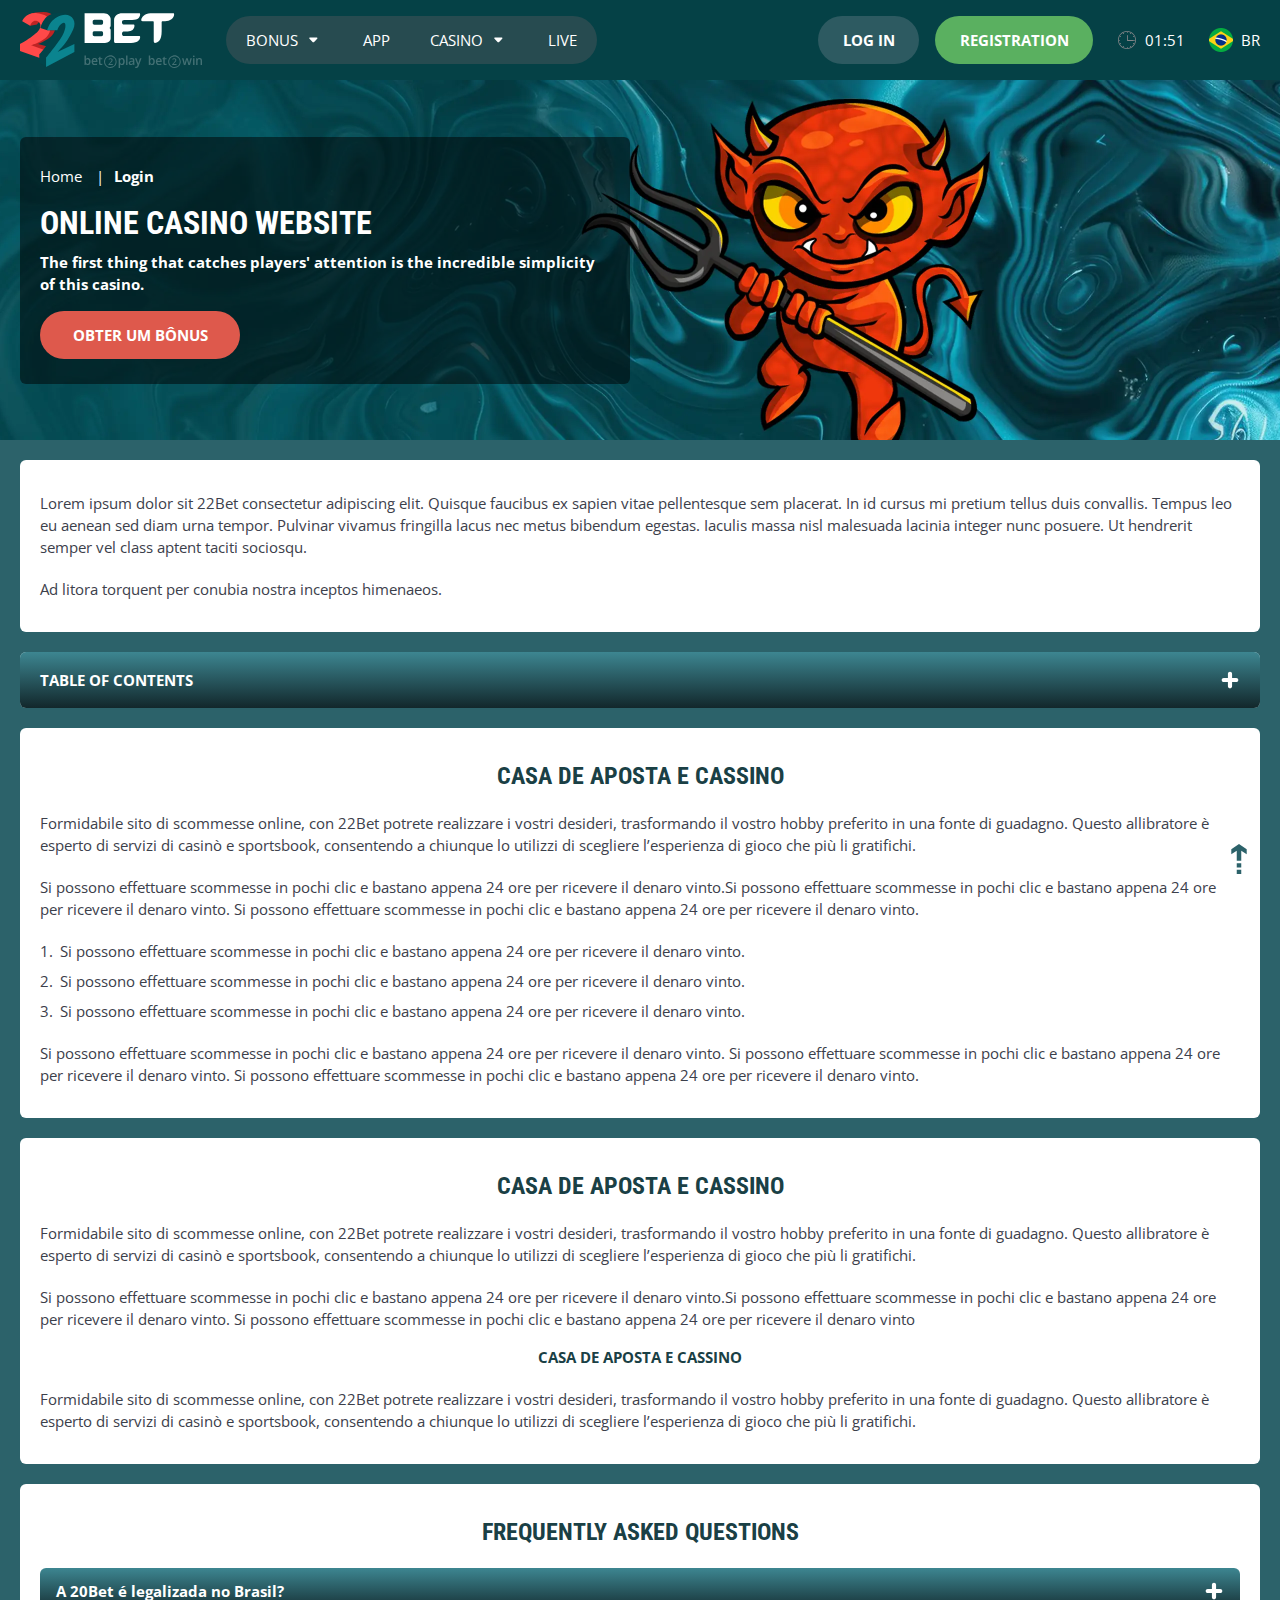
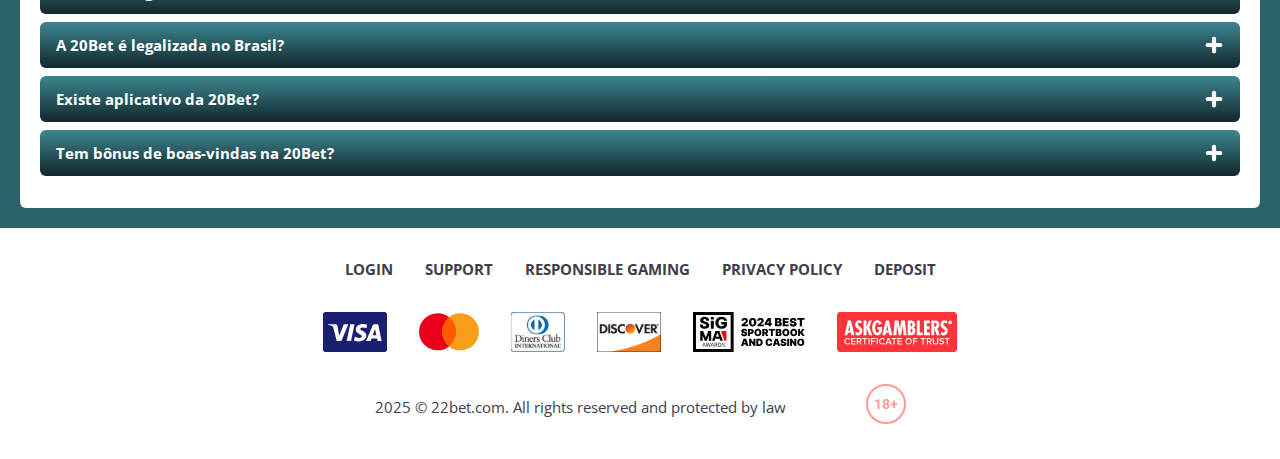
<file: login.html>
<!DOCTYPE html>
<html lang="br">
  <head>
    <meta charset="UTF-8" />
   
    <meta name="viewport" content="width=device-width, initial-scale=1.0" />
    <title>22Bet </title>
    <meta name="description" content />
    <meta property="og:site_name" content />
    <meta property="og:title" content />
    <meta property="og:type" content="website" />
    <meta property="og:url" content />
    <meta property="og:image" content />
    <meta property="og:image:alt" content />
    <meta property="og:locale" content="br" />
    <meta property="og:description" content />
    <link rel="preconnect" href="https://fonts.googleapis.com" />
    <link rel="preconnect" href="https://fonts.gstatic.com" crossorigin="anonymous" />
   <link href="https://fonts.googleapis.com/css2?family=Open+Sans:ital,wght@0,300..800;1,300..800&display=swap" rel="stylesheet">
<link href="https://fonts.googleapis.com/css?family=Roboto+Condensed&display=swap" rel="stylesheet">

   <link rel="stylesheet" href="./css/reset.css" />
    <link rel="stylesheet" href="./css/main.css" />
    <link rel="stylesheet" href="./css/media.css"/>
    <link rel="icon" href="./images/Group.png" type="image/x-icon"/>
    <script
    src="https://code.jquery.com/jquery-3.6.1.min.js"
    integrity="sha256-o88AwQnZB+VDvE9tvIXrMQaPlFFSUTR+nldQm1LuPXQ="
    crossorigin="anonymous"
  ></script>
  </head>
  <body>
    <header class="header">
      <section class="content header__content">
        <a href="./index.html" class="logo header__logo"
          ><img src="./images/logo.svg" alt="logo" title
        /></a>
        <button class="header__btn-menu" >
          <svg width="16px" height="16px" viewBox="0 0 16 16" xmlns="http://www.w3.org/2000/svg">
              <rect y="0" width="16" height="3" rx="1.5"></rect>
              <rect y="6.5" width="16" height="3" rx="1.5"></rect>
              <rect y="13" width="16" height="3" rx="1.5"></rect>
            </svg>
        </button>

          <nav class="menu header__menu">
            <ul class="header__menu-list">
                
              <li class="">
              <div class="header__menu-wrapper">
                <div class="js-button-expander js-button-expander--menu" >
                <a href="./bonus.html" >
                <span>Bonus</span>
              </a>
              </div>
              <div class="header__menu-wrap js-expand-content js-expand-content--menu">
                <ul >
                  <li>
                    <a href="./freeSpins.html">
                    <span>Free Spins</span>
                  </a></li>
                  <li><a href="./promoCode.html">
                    <span>Promo Code</span>
                  </a>
                </li>
                  <li><a href="./welcomeBonus.html">
                    <span>Welcome Bonus</span>
                  </a>
                </li>
                <li><a href="./vip.html">
                    <span>VIP</span>
                  </a>
                </li>
                </ul>
              </div>
              </div>
               <a href="./bonus.html" class="header__menu-item">
                <span>Bonus</span>
              </a>
            </li>
              <li>
                <a href="./app.html">
                 App
                </a>
              </li>
              
              <li class="">
              <div class="header__menu-wrapper">
                <div class="js-button-expander js-button-expander--menu" >
                <a href="./casino.html" >
                <span> Casino</span>
              </a>
              </div>
              <div class="header__menu-wrap js-expand-content js-expand-content--menu">
                <ul >
                  <li>
                    <a href="./slots.html">
                    <span>Slots</span>
                  </a></li>
                 
                </ul>
              </div>
              </div>
               <a href="./casino.html" class="header__menu-item">
                <span>Casino</span>
              </a>
            </li>
               <li>
                <a href="./live.html">
               Live
                </a>
              </li>
              <li>
                    <a href="./freeSpins.html">
                    <span>Free Spins</span>
                  </a></li>
                  <li><a href="./promoCode.html">
                    <span>Promo Code</span>
                  </a>
                </li>
                  <li><a href="./welcomeBonus.html">
                    <span>Welcome Bonus</span>
                  </a>
                </li>
                <li><a href="./vip.html">
                    <span>VIP</span>
                  </a>
                </li>
             <li>
                    <a href="./slots.html">
                    <span>Slots</span>
                  </a></li>
             
             
            </ul>
            <div class="header__button header__button-menu " >
              <a href="#" class="button  button__login-menu">log in</a>
              <a href="#" class="button button__menu">registration</a>
            </div>
           
          </nav>
            <a href="#" class="button button__login">log in</a>
            <a href="#" class="button button__singup">registration</a>
            <div id="clock" class="header__time">00:00</div>
            <a href="" class="header__flag">
                <span><img src="./images/flag.png" alt="flag" title /></span>
                <span>br</span>
              </a>
      </section>
    </header>
     <main class="main home main-page">
        <section class=" hero hero__page">
           
            <div class="background background-page">
              <img src="./images/layout-images/bg-login.webp" alt="hero" title />
              
            </div>
            <div class="hero__wrapper hero__wrapper-page">
              <div class="hero__data hero__data-bonus">
                <ul
                class="breadcrumbs "
                
              >
                <li
                  
                >
                  <a href="#" >
                    <span >Home</span></a
                  >
                 
                </li>
                <li
                  
                >
                  <a href="#" > <span >Login</span></a>
                 
                </li>
              </ul>
                <h1 class="title general hero__title">
                  Online Casino Website
                </h1>
                 <p class="hero__text">The first thing that catches players' attention is the incredible simplicity of this casino.</p>
               
                <a href="#" class="button  hero__button ">Obter um Bônus</a>
               
              </div>
             
            </div>
          </section>
      <section class="main__wrap main__wrap-page">
       
       <section class="content__wrapper content__wrapper-page">

         
        
       
          <section class="content article">
            <p>
             Lorem ipsum dolor sit 22Bet consectetur adipiscing elit. Quisque faucibus ex sapien vitae pellentesque sem placerat. In id cursus mi pretium tellus duis convallis. Tempus leo eu aenean sed diam urna tempor. Pulvinar vivamus fringilla lacus nec metus bibendum egestas. Iaculis massa nisl malesuada lacinia integer nunc posuere. Ut hendrerit semper vel class aptent taciti sociosqu.
            </p>
            <p>
             Ad litora torquent per conubia nostra inceptos himenaeos.
            </p>
          </section>
        
        
              <section class="content menu-review__content">
              

            
                <div class="menu__review-desk menu__review-content">Table of Contents</div>
                <ul class="menu__review menu__review-list">
                  <li><a href="#">Casa de Aposta e Cassino</a></li>
                    <li><a href="#">Casa de Aposta e Cassino</a></li>
                      <li><a href="#">Casa de Aposta e Cassino</a></li>
                        <li><a href="#">Casa de Aposta e Cassino</a></li>
                          <li><a href="#">Frequently Asked Questions</a></li>
                 
                </ul>
             
          
          </section>
          
        
          <section class="content article">
            <h2 class="title high article__title">Casa de Aposta e Cassino</h2>
             
            <p>
             Formidabile sito di scommesse online, con 22Bet potrete realizzare i vostri desideri, trasformando il vostro hobby preferito in una fonte di guadagno. Questo allibratore è esperto di servizi di casinò e sportsbook, consentendo a chiunque lo utilizzi di scegliere l’esperienza di gioco che più li gratifichi.
            </p>
            <p>
             Si possono effettuare scommesse in pochi clic e bastano appena 24 ore per ricevere il denaro vinto.Si possono effettuare scommesse in pochi clic e bastano appena 24 ore per ricevere il denaro vinto. Si possono effettuare scommesse in pochi clic e bastano appena 24 ore per ricevere il denaro vinto.
            </p>
           <ol>
              <li>Si possono effettuare scommesse in pochi clic e bastano appena 24 ore per ricevere il denaro vinto.</li>
              <li>Si possono effettuare scommesse in pochi clic e bastano appena 24 ore per ricevere il denaro vinto.</li>
              <li>Si possono effettuare scommesse in pochi clic e bastano appena 24 ore per ricevere il denaro vinto.</li>
            </ol>
            <p>Si possono effettuare scommesse in pochi clic e bastano appena 24 ore per ricevere il denaro vinto. Si possono effettuare scommesse in pochi clic e bastano appena 24 ore per ricevere il denaro vinto. Si possono effettuare scommesse in pochi clic e bastano appena 24 ore per ricevere il denaro vinto.</p>
          </section>
         
         
           <section class="content article">
            <h2 class="title high article__title">Casa de Aposta e Cassino</h2>
            <p>Formidabile sito di scommesse online, con 22Bet potrete realizzare i vostri desideri, trasformando il vostro hobby preferito in una fonte di guadagno. Questo allibratore è esperto di servizi di casinò e sportsbook, consentendo a chiunque lo utilizzi di scegliere l’esperienza di gioco che più li gratifichi.</p>
            <p>Si possono effettuare scommesse in pochi clic e bastano appena 24 ore per ricevere il denaro vinto.Si possono effettuare scommesse in pochi clic e bastano appena 24 ore per ricevere il denaro vinto. Si possono effettuare scommesse in pochi clic e bastano appena 24 ore per ricevere il denaro vinto</p>
            <h3>Casa de Aposta e Cassino</h3>
            <p>Formidabile sito di scommesse online, con 22Bet potrete realizzare i vostri desideri, trasformando il vostro hobby preferito in una fonte di guadagno. Questo allibratore è esperto di servizi di casinò e sportsbook, consentendo a chiunque lo utilizzi di scegliere l’esperienza di gioco che più li gratifichi.</p>
           </section>

          <section class="content faq">
            <h2 class="title high faq__title">Frequently Asked Questions</h2>
            <ul class="faq__list " >
              <li class="faq__item"  >
                <h3 class="title medium faq__subtitle js-button-expander js-button-expander--faq"  >A 20Bet é legalizada no Brasil?
                 </h3>
                <div  class="faq__answer js-expand-content js-expand-content--faq" >
                  <p  >
                    Sim, a casa de apostas tem licença emitida por Curaçao, que é reconhecida no Brasil e a permite atuar por aqui.
                  </p>
                </div>
              </li>
              <li class="faq__item"  >
                <h3 class="title medium faq__subtitle js-button-expander js-button-expander--faq"  >A 20Bet é legalizada no Brasil?</h3>
                <div class="faq__answer js-expand-content js-expand-content--faq" >
                  <p  >
                    Sim, a casa de apostas tem licença emitida por Curaçao, que é reconhecida no Brasil e a permite atuar por aqui.
                  </p>
                </div>
              </li> 
              <li class="faq__item"  >
                <h3 class="title medium faq__subtitle js-button-expander js-button-expander--faq"  >Existe aplicativo da 20Bet?</h3>
                <div class="faq__answer js-expand-content js-expand-content--faq" >
                  <p  >
                   Sim, disponível para sistemas operacionais iOS e Android.
                  </p>
                </div>
              </li> 
              <li class="faq__item"  >
                <h3 class="title medium faq__subtitle js-button-expander js-button-expander--faq"  >Tem bônus de boas-vindas na 20Bet?</h3>
                <div class="faq__answer js-expand-content js-expand-content--faq" >
                  <p  >
                   O pacote especial para novos usuários da 20Bet paga 100% sobre o primeiro depósito, com limite de 600 BRL.
                  </p>
                </div>
              </li> 
             
            </ul>
          </section>
          
        </section> 
      
        <div class=""  onclick="scrollToTop()">
          <button class="main__arrow" id="scrollToTopBtn"></button>
        </div> 
        
      </section>
    </main> 
      <footer class=" footer ">
      <section class="content footer__content">
        <ul class="footer__menu">
         <li><a href="./login.html">Login</a></li>
         <li><a href="./support.html">Support</a></li>
         <li><a href="./responsible.html">Responsible Gaming</a></li>
         <li><a href="./policy.html">Privacy Policy</a></li>
         <li><a href="./deposit.html">Deposit</a></li>
        </ul>
       
          <ul class="footer__cards-list">
           
            <li>
              <a href="#"
                ><img src="./images/visa.svg" alt="cardvisa" title
              /></a>
            </li>
            <li>
              <a href="#"
                ><img
                  src="./images/mastercard.svg"
                  alt="mastercard"
                  title
              /></a>
            </li>
            <li>
                <a href="#"
                  ><img src="./images/diners.svg" alt="diners" title
                /></a>
              </li>
              <li>
                <a href="#"
                  ><img src="./images/discover.svg" alt="discover" title
                /></a>
              </li>
              <li>
                <a href="#"
                  ><img src="./images/sigma.svg" alt="sigma" title
                /></a>
              </li>
              <li>
                <a href="#"
                  ><img src="./images/ask.svg" alt="ask" title
                /></a>
              </li>
            
          </ul>
       
        <div class="footer__wrapp">
          <div class="footer__text">
           
               <p>2025 &copy; 22bet.com. All rights reserved and protected by law
</p>
           
          </div>
          <div class="footer__age">
            <img src="./images/age.svg" alt="age" title />
          </div>
        </div>
      
      </section>
    </footer>
    <script src="./js/arrowUp.js" defer></script>
    <script src="./js/sidebar.js" defer></script>
    <script src="./js/expander.js" defer></script>
    <script src="./js/mobile-menu.js" defer></script>
    <script src="./js/clock.js" defer></script>
  </body>
</html>
</file>
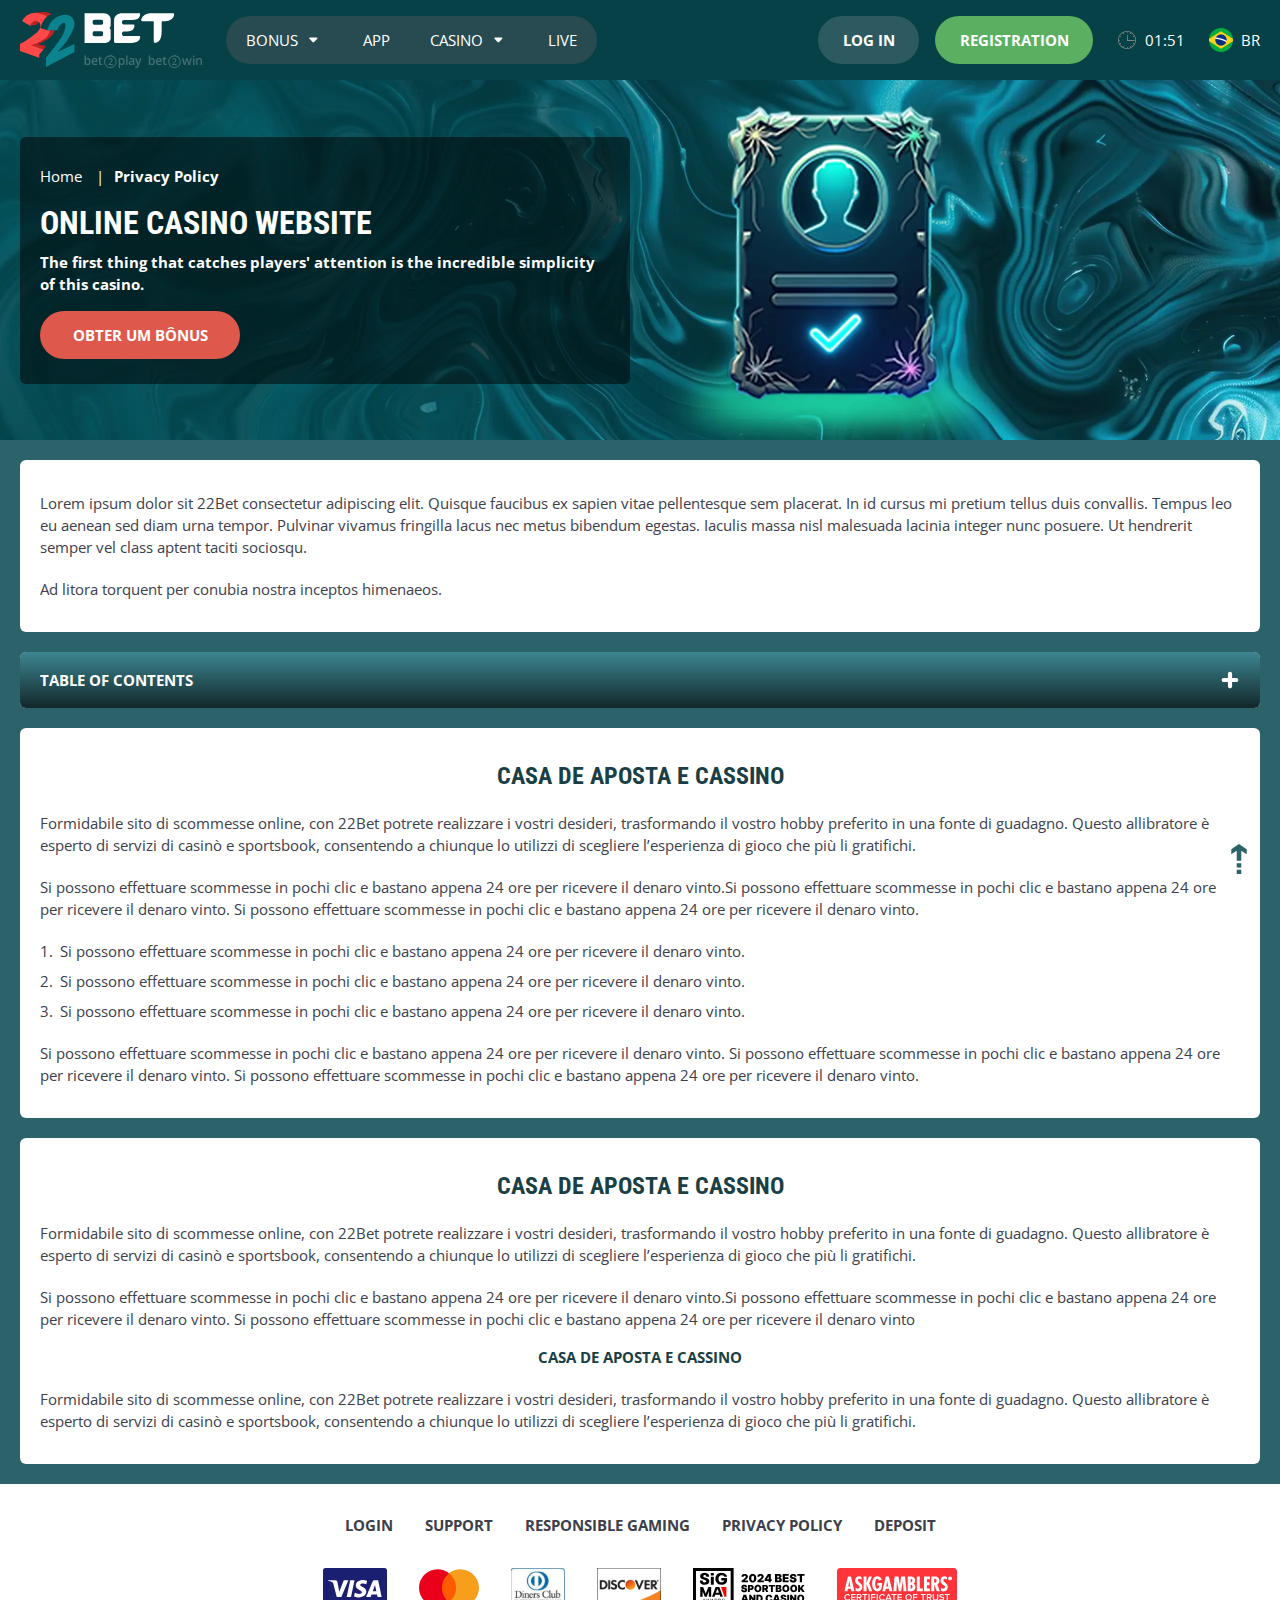
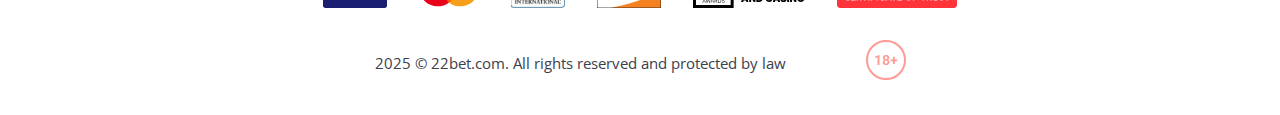
<file: policy.html>
<!DOCTYPE html>
<html lang="br">
  <head>
    <meta charset="UTF-8" />
   
    <meta name="viewport" content="width=device-width, initial-scale=1.0" />
    <title>22Bet </title>
    <meta name="description" content />
    <meta property="og:site_name" content />
    <meta property="og:title" content />
    <meta property="og:type" content="website" />
    <meta property="og:url" content />
    <meta property="og:image" content />
    <meta property="og:image:alt" content />
    <meta property="og:locale" content="br" />
    <meta property="og:description" content />
    <link rel="preconnect" href="https://fonts.googleapis.com" />
    <link rel="preconnect" href="https://fonts.gstatic.com" crossorigin="anonymous" />
   <link href="https://fonts.googleapis.com/css2?family=Open+Sans:ital,wght@0,300..800;1,300..800&display=swap" rel="stylesheet">
<link href="https://fonts.googleapis.com/css?family=Roboto+Condensed&display=swap" rel="stylesheet">

   <link rel="stylesheet" href="./css/reset.css" />
    <link rel="stylesheet" href="./css/main.css" />
    <link rel="stylesheet" href="./css/media.css"/>
    <link rel="icon" href="./images/Group.png" type="image/x-icon"/>
    <script
    src="https://code.jquery.com/jquery-3.6.1.min.js"
    integrity="sha256-o88AwQnZB+VDvE9tvIXrMQaPlFFSUTR+nldQm1LuPXQ="
    crossorigin="anonymous"
  ></script>
  </head>
  <body>
    <header class="header">
      <section class="content header__content">
        <a href="./index.html" class="logo header__logo"
          ><img src="./images/logo.svg" alt="logo" title
        /></a>
        <button class="header__btn-menu" >
          <svg width="16px" height="16px" viewBox="0 0 16 16" xmlns="http://www.w3.org/2000/svg">
              <rect y="0" width="16" height="3" rx="1.5"></rect>
              <rect y="6.5" width="16" height="3" rx="1.5"></rect>
              <rect y="13" width="16" height="3" rx="1.5"></rect>
            </svg>
        </button>

          <nav class="menu header__menu">
            <ul class="header__menu-list">
                
              <li class="">
              <div class="header__menu-wrapper">
                <div class="js-button-expander js-button-expander--menu" >
                <a href="./bonus.html" >
                <span>Bonus</span>
              </a>
              </div>
              <div class="header__menu-wrap js-expand-content js-expand-content--menu">
                <ul >
                  <li>
                    <a href="./freeSpins.html">
                    <span>Free Spins</span>
                  </a></li>
                  <li><a href="./promoCode.html">
                    <span>Promo Code</span>
                  </a>
                </li>
                  <li><a href="./welcomeBonus.html">
                    <span>Welcome Bonus</span>
                  </a>
                </li>
                <li><a href="./vip.html">
                    <span>VIP</span>
                  </a>
                </li>
                </ul>
              </div>
              </div>
               <a href="./bonus.html" class="header__menu-item">
                <span>Bonus</span>
              </a>
            </li>
              <li>
                <a href="./app.html">
                 App
                </a>
              </li>
              
              <li class="">
              <div class="header__menu-wrapper">
                <div class="js-button-expander js-button-expander--menu" >
                <a href="./casino.html" >
                <span> Casino</span>
              </a>
              </div>
              <div class="header__menu-wrap js-expand-content js-expand-content--menu">
                <ul >
                  <li>
                    <a href="./slots.html">
                    <span>Slots</span>
                  </a></li>
                 
                </ul>
              </div>
              </div>
               <a href="./casino.html" class="header__menu-item">
                <span>Casino</span>
              </a>
            </li>
               <li>
                <a href="./live.html">
               Live
                </a>
              </li>
              <li>
                    <a href="./freeSpins.html">
                    <span>Free Spins</span>
                  </a></li>
                  <li><a href="./promoCode.html">
                    <span>Promo Code</span>
                  </a>
                </li>
                  <li><a href="./welcomeBonus.html">
                    <span>Welcome Bonus</span>
                  </a>
                </li>
                <li><a href="./vip.html">
                    <span>VIP</span>
                  </a>
                </li>
             <li>
                    <a href="./slots.html">
                    <span>Slots</span>
                  </a></li>
             
             
            </ul>
            <div class="header__button header__button-menu " >
              <a href="#" class="button  button__login-menu">log in</a>
              <a href="#" class="button button__menu">registration</a>
            </div>
           
          </nav>
            <a href="#" class="button button__login">log in</a>
            <a href="#" class="button button__singup">registration</a>
            <div id="clock" class="header__time">00:00</div>
            <a href="" class="header__flag">
                <span><img src="./images/flag.png" alt="flag" title /></span>
                <span>br</span>
              </a>
      </section>
    </header>
     <main class="main home main-page">
        <section class=" hero hero__page">
           
            <div class="background  background-page">
              <img src="./images/layout-images/bg-policy.webp" alt="hero" title />
              
            </div>
            <div class="hero__wrapper hero__wrapper-page">
              <div class="hero__data hero__data-bonus">
                <ul
                class="breadcrumbs "
                
              >
                <li
                  
                >
                  <a href="#" >
                    <span >Home</span></a
                  >
                 
                </li>
                <li
                  
                >
                  <a href="#" > <span >Privacy Policy</span></a>
                 
                </li>
              </ul>
                <h1 class="title general hero__title">
                  Online Casino Website
                </h1>
                 <p class="hero__text">The first thing that catches players' attention is the incredible simplicity of this casino.</p>
               
                <a href="#" class="button  hero__button ">Obter um Bônus</a>
               
              </div>
             
            </div>
          </section>
      <section class="main__wrap main__wrap-page">
       
       <section class="content__wrapper content__wrapper-page">

         
        
       
          <section class="content article">
            <p>
             Lorem ipsum dolor sit 22Bet consectetur adipiscing elit. Quisque faucibus ex sapien vitae pellentesque sem placerat. In id cursus mi pretium tellus duis convallis. Tempus leo eu aenean sed diam urna tempor. Pulvinar vivamus fringilla lacus nec metus bibendum egestas. Iaculis massa nisl malesuada lacinia integer nunc posuere. Ut hendrerit semper vel class aptent taciti sociosqu.
            </p>
            <p>
             Ad litora torquent per conubia nostra inceptos himenaeos.
            </p>
          </section>
        
        
              <section class="content menu-review__content">
              

            
                <div class="menu__review-desk menu__review-content">Table of Contents</div>
                <ul class="menu__review menu__review-list">
                  <li><a href="#">Casa de Aposta e Cassino</a></li>
                    <li><a href="#">Casa de Aposta e Cassino</a></li>
                      <li><a href="#">Casa de Aposta e Cassino</a></li>
                        <li><a href="#">Casa de Aposta e Cassino</a></li>
                          <li><a href="#">Frequently Asked Questions</a></li>
                 
                </ul>
             
          
          </section>
          
        
          <section class="content article">
            <h2 class="title high article__title">Casa de Aposta e Cassino</h2>
             
            <p>
             Formidabile sito di scommesse online, con 22Bet potrete realizzare i vostri desideri, trasformando il vostro hobby preferito in una fonte di guadagno. Questo allibratore è esperto di servizi di casinò e sportsbook, consentendo a chiunque lo utilizzi di scegliere l’esperienza di gioco che più li gratifichi.
            </p>
            <p>
             Si possono effettuare scommesse in pochi clic e bastano appena 24 ore per ricevere il denaro vinto.Si possono effettuare scommesse in pochi clic e bastano appena 24 ore per ricevere il denaro vinto. Si possono effettuare scommesse in pochi clic e bastano appena 24 ore per ricevere il denaro vinto.
            </p>
           <ol>
              <li>Si possono effettuare scommesse in pochi clic e bastano appena 24 ore per ricevere il denaro vinto.</li>
              <li>Si possono effettuare scommesse in pochi clic e bastano appena 24 ore per ricevere il denaro vinto.</li>
              <li>Si possono effettuare scommesse in pochi clic e bastano appena 24 ore per ricevere il denaro vinto.</li>
            </ol>
            <p>Si possono effettuare scommesse in pochi clic e bastano appena 24 ore per ricevere il denaro vinto. Si possono effettuare scommesse in pochi clic e bastano appena 24 ore per ricevere il denaro vinto. Si possono effettuare scommesse in pochi clic e bastano appena 24 ore per ricevere il denaro vinto.</p>
          </section>
         
         
           <section class="content article">
            <h2 class="title high article__title">Casa de Aposta e Cassino</h2>
            <p>Formidabile sito di scommesse online, con 22Bet potrete realizzare i vostri desideri, trasformando il vostro hobby preferito in una fonte di guadagno. Questo allibratore è esperto di servizi di casinò e sportsbook, consentendo a chiunque lo utilizzi di scegliere l’esperienza di gioco che più li gratifichi.</p>
            <p>Si possono effettuare scommesse in pochi clic e bastano appena 24 ore per ricevere il denaro vinto.Si possono effettuare scommesse in pochi clic e bastano appena 24 ore per ricevere il denaro vinto. Si possono effettuare scommesse in pochi clic e bastano appena 24 ore per ricevere il denaro vinto</p>
            <h3>Casa de Aposta e Cassino</h3>
            <p>Formidabile sito di scommesse online, con 22Bet potrete realizzare i vostri desideri, trasformando il vostro hobby preferito in una fonte di guadagno. Questo allibratore è esperto di servizi di casinò e sportsbook, consentendo a chiunque lo utilizzi di scegliere l’esperienza di gioco che più li gratifichi.</p>
           </section>

        </section> 
      
        <div class=""  onclick="scrollToTop()">
          <button class="main__arrow" id="scrollToTopBtn"></button>
        </div> 
        
      </section>
    </main> 
     <footer class=" footer ">
      <section class="content footer__content">
        <ul class="footer__menu">
         <li><a href="./login.html">Login</a></li>
         <li><a href="./support.html">Support</a></li>
         <li><a href="./responsible.html">Responsible Gaming</a></li>
         <li><a href="./policy.html">Privacy Policy</a></li>
         <li><a href="./deposit.html">Deposit</a></li>
        </ul>
       
          <ul class="footer__cards-list">
           
            <li>
              <a href="#"
                ><img src="./images/visa.svg" alt="cardvisa" title
              /></a>
            </li>
            <li>
              <a href="#"
                ><img
                  src="./images/mastercard.svg"
                  alt="mastercard"
                  title
              /></a>
            </li>
            <li>
                <a href="#"
                  ><img src="./images/diners.svg" alt="diners" title
                /></a>
              </li>
              <li>
                <a href="#"
                  ><img src="./images/discover.svg" alt="discover" title
                /></a>
              </li>
              <li>
                <a href="#"
                  ><img src="./images/sigma.svg" alt="sigma" title
                /></a>
              </li>
              <li>
                <a href="#"
                  ><img src="./images/ask.svg" alt="ask" title
                /></a>
              </li>
            
          </ul>
       
        <div class="footer__wrapp">
          <div class="footer__text">
           
               <p>2025 &copy; 22bet.com. All rights reserved and protected by law
</p>
           
           
          </div>
          <div class="footer__age">
            <img src="./images/age.svg" alt="age" title />
          </div>
        </div>
      
      </section>
    </footer>
    <script src="./js/arrowUp.js" defer></script>
    <script src="./js/sidebar.js" defer></script>
    <script src="./js/expander.js" defer></script>
    <script src="./js/mobile-menu.js" defer></script>
    <script src="./js/clock.js" defer></script>
  </body>
</html>
</file>
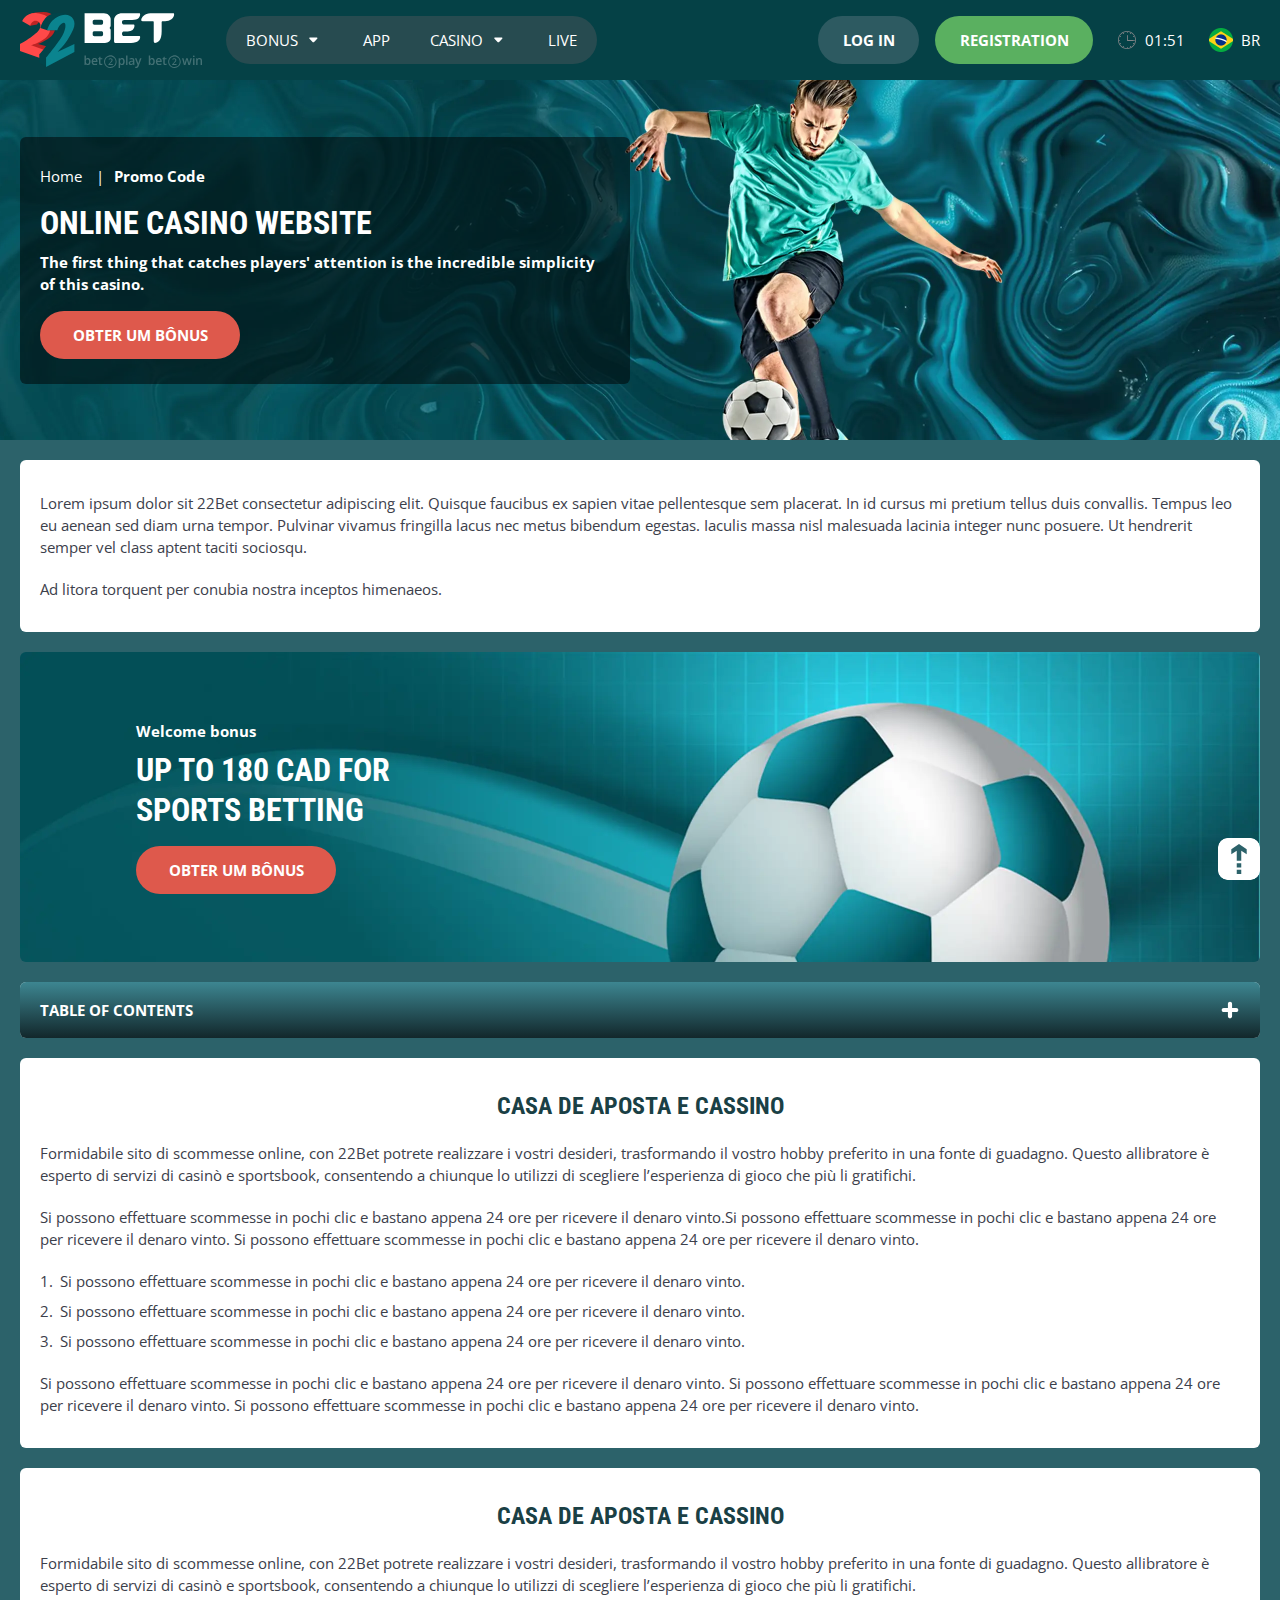
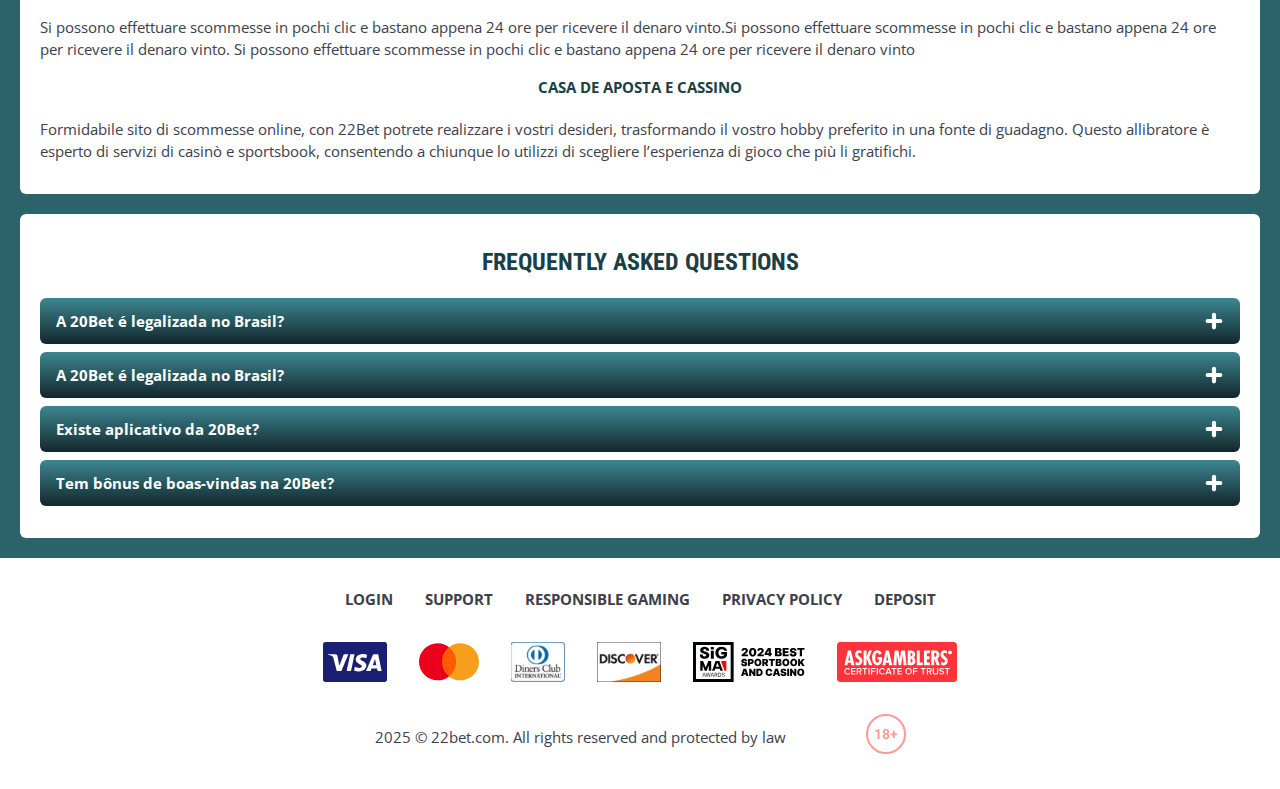
<file: promoCode.html>
<!DOCTYPE html>
<html lang="br">
  <head>
    <meta charset="UTF-8" />
   
    <meta name="viewport" content="width=device-width, initial-scale=1.0" />
    <title>22Bet </title>
    <meta name="description" content />
    <meta property="og:site_name" content />
    <meta property="og:title" content />
    <meta property="og:type" content="website" />
    <meta property="og:url" content />
    <meta property="og:image" content />
    <meta property="og:image:alt" content />
    <meta property="og:locale" content="br" />
    <meta property="og:description" content />
    <link rel="preconnect" href="https://fonts.googleapis.com" />
    <link rel="preconnect" href="https://fonts.gstatic.com" crossorigin="anonymous" />
   <link href="https://fonts.googleapis.com/css2?family=Open+Sans:ital,wght@0,300..800;1,300..800&display=swap" rel="stylesheet">
<link href="https://fonts.googleapis.com/css?family=Roboto+Condensed&display=swap" rel="stylesheet">

   <link rel="stylesheet" href="./css/reset.css" />
    <link rel="stylesheet" href="./css/main.css" />
    <link rel="stylesheet" href="./css/media.css"/>
    <link rel="icon" href="./images/Group.png" type="image/x-icon"/>
    <script
    src="https://code.jquery.com/jquery-3.6.1.min.js"
    integrity="sha256-o88AwQnZB+VDvE9tvIXrMQaPlFFSUTR+nldQm1LuPXQ="
    crossorigin="anonymous"
  ></script>
  </head>
  <body>
    <header class="header">
      <section class="content header__content">
        <a href="./index.html" class="logo header__logo"
          ><img src="./images/logo.svg" alt="logo" title
        /></a>
        <button class="header__btn-menu" >
          <svg width="16px" height="16px" viewBox="0 0 16 16" xmlns="http://www.w3.org/2000/svg">
              <rect y="0" width="16" height="3" rx="1.5"></rect>
              <rect y="6.5" width="16" height="3" rx="1.5"></rect>
              <rect y="13" width="16" height="3" rx="1.5"></rect>
            </svg>
        </button>

          <nav class="menu header__menu">
            <ul class="header__menu-list">
                
              <li class="">
              <div class="header__menu-wrapper">
                <div class="js-button-expander js-button-expander--menu" >
                <a href="./bonus.html" >
                <span>Bonus</span>
              </a>
              </div>
              <div class="header__menu-wrap js-expand-content js-expand-content--menu">
                <ul >
                  <li>
                    <a href="./freeSpins.html">
                    <span>Free Spins</span>
                  </a></li>
                  <li><a href="./promoCode.html">
                    <span>Promo Code</span>
                  </a>
                </li>
                  <li><a href="./welcomeBonus.html">
                    <span>Welcome Bonus</span>
                  </a>
                </li>
                <li><a href="./vip.html">
                    <span>VIP</span>
                  </a>
                </li>
                </ul>
              </div>
              </div>
               <a href="./bonus.html" class="header__menu-item">
                <span>Bonus</span>
              </a>
            </li>
              <li>
                <a href="./app.html">
                 App
                </a>
              </li>
              
              <li class="">
              <div class="header__menu-wrapper">
                <div class="js-button-expander js-button-expander--menu" >
                <a href="./casino.html" >
                <span> Casino</span>
              </a>
              </div>
              <div class="header__menu-wrap js-expand-content js-expand-content--menu">
                <ul >
                  <li>
                    <a href="./slots.html">
                    <span>Slots</span>
                  </a></li>
                 
                </ul>
              </div>
              </div>
               <a href="./casino.html" class="header__menu-item">
                <span>Casino</span>
              </a>
            </li>
               <li>
                <a href="./live.html">
               Live
                </a>
              </li>
              <li>
                    <a href="./freeSpins.html">
                    <span>Free Spins</span>
                  </a></li>
                  <li><a href="./promoCode.html">
                    <span>Promo Code</span>
                  </a>
                </li>
                  <li><a href="./welcomeBonus.html">
                    <span>Welcome Bonus</span>
                  </a>
                </li>
                <li><a href="./vip.html">
                    <span>VIP</span>
                  </a>
                </li>
             <li>
                    <a href="./slots.html">
                    <span>Slots</span>
                  </a></li>
             
             
            </ul>
            <div class="header__button header__button-menu " >
              <a href="#" class="button  button__login-menu">log in</a>
              <a href="#" class="button button__menu">registration</a>
            </div>
           
          </nav>
            <a href="#" class="button button__login">log in</a>
            <a href="#" class="button button__singup">registration</a>
            <div id="clock" class="header__time">00:00</div>
            <a href="" class="header__flag">
                <span><img src="./images/flag.png" alt="flag" title /></span>
                <span>br</span>
              </a>
      </section>
    </header>
     <main class="main home main-page">
        <section class=" hero hero__page">
           
            <div class="background background-page">
              <img src="./images/layout-images/bg-promoCode.webp" alt="hero" title />
              
            </div>
            <div class="hero__wrapper hero__wrapper-page">
              <div class="hero__data hero__data-bonus">
                <ul
                class="breadcrumbs "
                
              >
                <li
                  
                >
                  <a href="#" >
                    <span >Home</span></a
                  >
                 
                </li>
                <li
                  
                >
                  <a href="#" > <span >Promo Code</span></a>
                 
                </li>
              </ul>
                <h1 class="title general hero__title">
                  Online Casino Website
                </h1>
                 <p class="hero__text">The first thing that catches players' attention is the incredible simplicity of this casino.</p>
               
                <a href="#" class="button  hero__button ">Obter um Bônus</a>
               
              </div>
             
            </div>
          </section>
      <section class="main__wrap main__wrap-page">
       
       <section class="content__wrapper content__wrapper-page">

         
        
       
          <section class="content article">
            <p>
             Lorem ipsum dolor sit 22Bet consectetur adipiscing elit. Quisque faucibus ex sapien vitae pellentesque sem placerat. In id cursus mi pretium tellus duis convallis. Tempus leo eu aenean sed diam urna tempor. Pulvinar vivamus fringilla lacus nec metus bibendum egestas. Iaculis massa nisl malesuada lacinia integer nunc posuere. Ut hendrerit semper vel class aptent taciti sociosqu.
            </p>
            <p>
             Ad litora torquent per conubia nostra inceptos himenaeos.
            </p>
          </section>
         
             
             <section class="content banner">
            <div class="background ">
              
              <img src="./images/layout-images/banner-promoCode.webp" alt="banner" title />
              
            </div>
            <div class="banner__info">
              <p class="banner__subtitle">Welcome bonus</p>
              <h2 class="title high banner__title-main">
                  
               up to 180 CAD
for sports betting
              </h2>
            
              <a href="#" class="button banner__button">Obter um Bônus</a>
            </div>
          </section>
        
              <section class="content menu-review__content">
              

            
                <div class="menu__review-desk menu__review-content">Table of Contents</div>
                <ul class="menu__review menu__review-list">
                  <li><a href="#">Casa de Aposta e Cassino</a></li>
                    <li><a href="#">Casa de Aposta e Cassino</a></li>
                      <li><a href="#">Casa de Aposta e Cassino</a></li>
                        <li><a href="#">Casa de Aposta e Cassino</a></li>
                          <li><a href="#">Frequently Asked Questions</a></li>
                 
                </ul>
             
          
          </section>
          
        
          <section class="content article">
            <h2 class="title high article__title">Casa de Aposta e Cassino</h2>
             
            <p>
             Formidabile sito di scommesse online, con 22Bet potrete realizzare i vostri desideri, trasformando il vostro hobby preferito in una fonte di guadagno. Questo allibratore è esperto di servizi di casinò e sportsbook, consentendo a chiunque lo utilizzi di scegliere l’esperienza di gioco che più li gratifichi.
            </p>
            <p>
             Si possono effettuare scommesse in pochi clic e bastano appena 24 ore per ricevere il denaro vinto.Si possono effettuare scommesse in pochi clic e bastano appena 24 ore per ricevere il denaro vinto. Si possono effettuare scommesse in pochi clic e bastano appena 24 ore per ricevere il denaro vinto.
            </p>
           <ol>
              <li>Si possono effettuare scommesse in pochi clic e bastano appena 24 ore per ricevere il denaro vinto.</li>
              <li>Si possono effettuare scommesse in pochi clic e bastano appena 24 ore per ricevere il denaro vinto.</li>
              <li>Si possono effettuare scommesse in pochi clic e bastano appena 24 ore per ricevere il denaro vinto.</li>
            </ol>
            <p>Si possono effettuare scommesse in pochi clic e bastano appena 24 ore per ricevere il denaro vinto. Si possono effettuare scommesse in pochi clic e bastano appena 24 ore per ricevere il denaro vinto. Si possono effettuare scommesse in pochi clic e bastano appena 24 ore per ricevere il denaro vinto.</p>
          </section>
         
         
           <section class="content article">
            <h2 class="title high article__title">Casa de Aposta e Cassino</h2>
            <p>Formidabile sito di scommesse online, con 22Bet potrete realizzare i vostri desideri, trasformando il vostro hobby preferito in una fonte di guadagno. Questo allibratore è esperto di servizi di casinò e sportsbook, consentendo a chiunque lo utilizzi di scegliere l’esperienza di gioco che più li gratifichi.</p>
            <p>Si possono effettuare scommesse in pochi clic e bastano appena 24 ore per ricevere il denaro vinto.Si possono effettuare scommesse in pochi clic e bastano appena 24 ore per ricevere il denaro vinto. Si possono effettuare scommesse in pochi clic e bastano appena 24 ore per ricevere il denaro vinto</p>
            <h3>Casa de Aposta e Cassino</h3>
            <p>Formidabile sito di scommesse online, con 22Bet potrete realizzare i vostri desideri, trasformando il vostro hobby preferito in una fonte di guadagno. Questo allibratore è esperto di servizi di casinò e sportsbook, consentendo a chiunque lo utilizzi di scegliere l’esperienza di gioco che più li gratifichi.</p>
           </section>

          <section class="content faq">
            <h2 class="title high faq__title">Frequently Asked Questions</h2>
            <ul class="faq__list " >
              <li class="faq__item"  >
                <h3 class="title medium faq__subtitle js-button-expander js-button-expander--faq"  >A 20Bet é legalizada no Brasil?
                 </h3>
                <div  class="faq__answer js-expand-content js-expand-content--faq" >
                  <p  >
                    Sim, a casa de apostas tem licença emitida por Curaçao, que é reconhecida no Brasil e a permite atuar por aqui.
                  </p>
                </div>
              </li>
              <li class="faq__item"  >
                <h3 class="title medium faq__subtitle js-button-expander js-button-expander--faq"  >A 20Bet é legalizada no Brasil?</h3>
                <div class="faq__answer js-expand-content js-expand-content--faq" >
                  <p  >
                    Sim, a casa de apostas tem licença emitida por Curaçao, que é reconhecida no Brasil e a permite atuar por aqui.
                  </p>
                </div>
              </li> 
              <li class="faq__item"  >
                <h3 class="title medium faq__subtitle js-button-expander js-button-expander--faq"  >Existe aplicativo da 20Bet?</h3>
                <div class="faq__answer js-expand-content js-expand-content--faq" >
                  <p  >
                   Sim, disponível para sistemas operacionais iOS e Android.
                  </p>
                </div>
              </li> 
              <li class="faq__item"  >
                <h3 class="title medium faq__subtitle js-button-expander js-button-expander--faq"  >Tem bônus de boas-vindas na 20Bet?</h3>
                <div class="faq__answer js-expand-content js-expand-content--faq" >
                  <p  >
                   O pacote especial para novos usuários da 20Bet paga 100% sobre o primeiro depósito, com limite de 600 BRL.
                  </p>
                </div>
              </li> 
             
            </ul>
          </section>
          
        </section> 
      
        <div class=""  onclick="scrollToTop()">
          <button class="main__arrow" id="scrollToTopBtn"></button>
        </div> 
        
      </section>
    </main> 
   <footer class=" footer ">
      <section class="content footer__content">
        <ul class="footer__menu">
         <li><a href="./login.html">Login</a></li>
         <li><a href="./support.html">Support</a></li>
         <li><a href="./responsible.html">Responsible Gaming</a></li>
         <li><a href="./policy.html">Privacy Policy</a></li>
         <li><a href="./deposit.html">Deposit</a></li>
        </ul>
       
          <ul class="footer__cards-list">
           
            <li>
              <a href="#"
                ><img src="./images/visa.svg" alt="cardvisa" title
              /></a>
            </li>
            <li>
              <a href="#"
                ><img
                  src="./images/mastercard.svg"
                  alt="mastercard"
                  title
              /></a>
            </li>
            <li>
                <a href="#"
                  ><img src="./images/diners.svg" alt="diners" title
                /></a>
              </li>
              <li>
                <a href="#"
                  ><img src="./images/discover.svg" alt="discover" title
                /></a>
              </li>
              <li>
                <a href="#"
                  ><img src="./images/sigma.svg" alt="sigma" title
                /></a>
              </li>
              <li>
                <a href="#"
                  ><img src="./images/ask.svg" alt="ask" title
                /></a>
              </li>
            
          </ul>
       
        <div class="footer__wrapp">
          <div class="footer__text">
           
            <p>2025 &copy; 22bet.com. All rights reserved and protected by law
</p>
           
          </div>
          <div class="footer__age">
            <img src="./images/age.svg" alt="age" title />
          </div>
        </div>
      
      </section>
    </footer>
    <script src="./js/arrowUp.js" defer></script>
    <script src="./js/sidebar.js" defer></script>
    <script src="./js/expander.js" defer></script>
    <script src="./js/mobile-menu.js" defer></script>
    <script src="./js/clock.js" defer></script>
  </body>
</html>
</file>
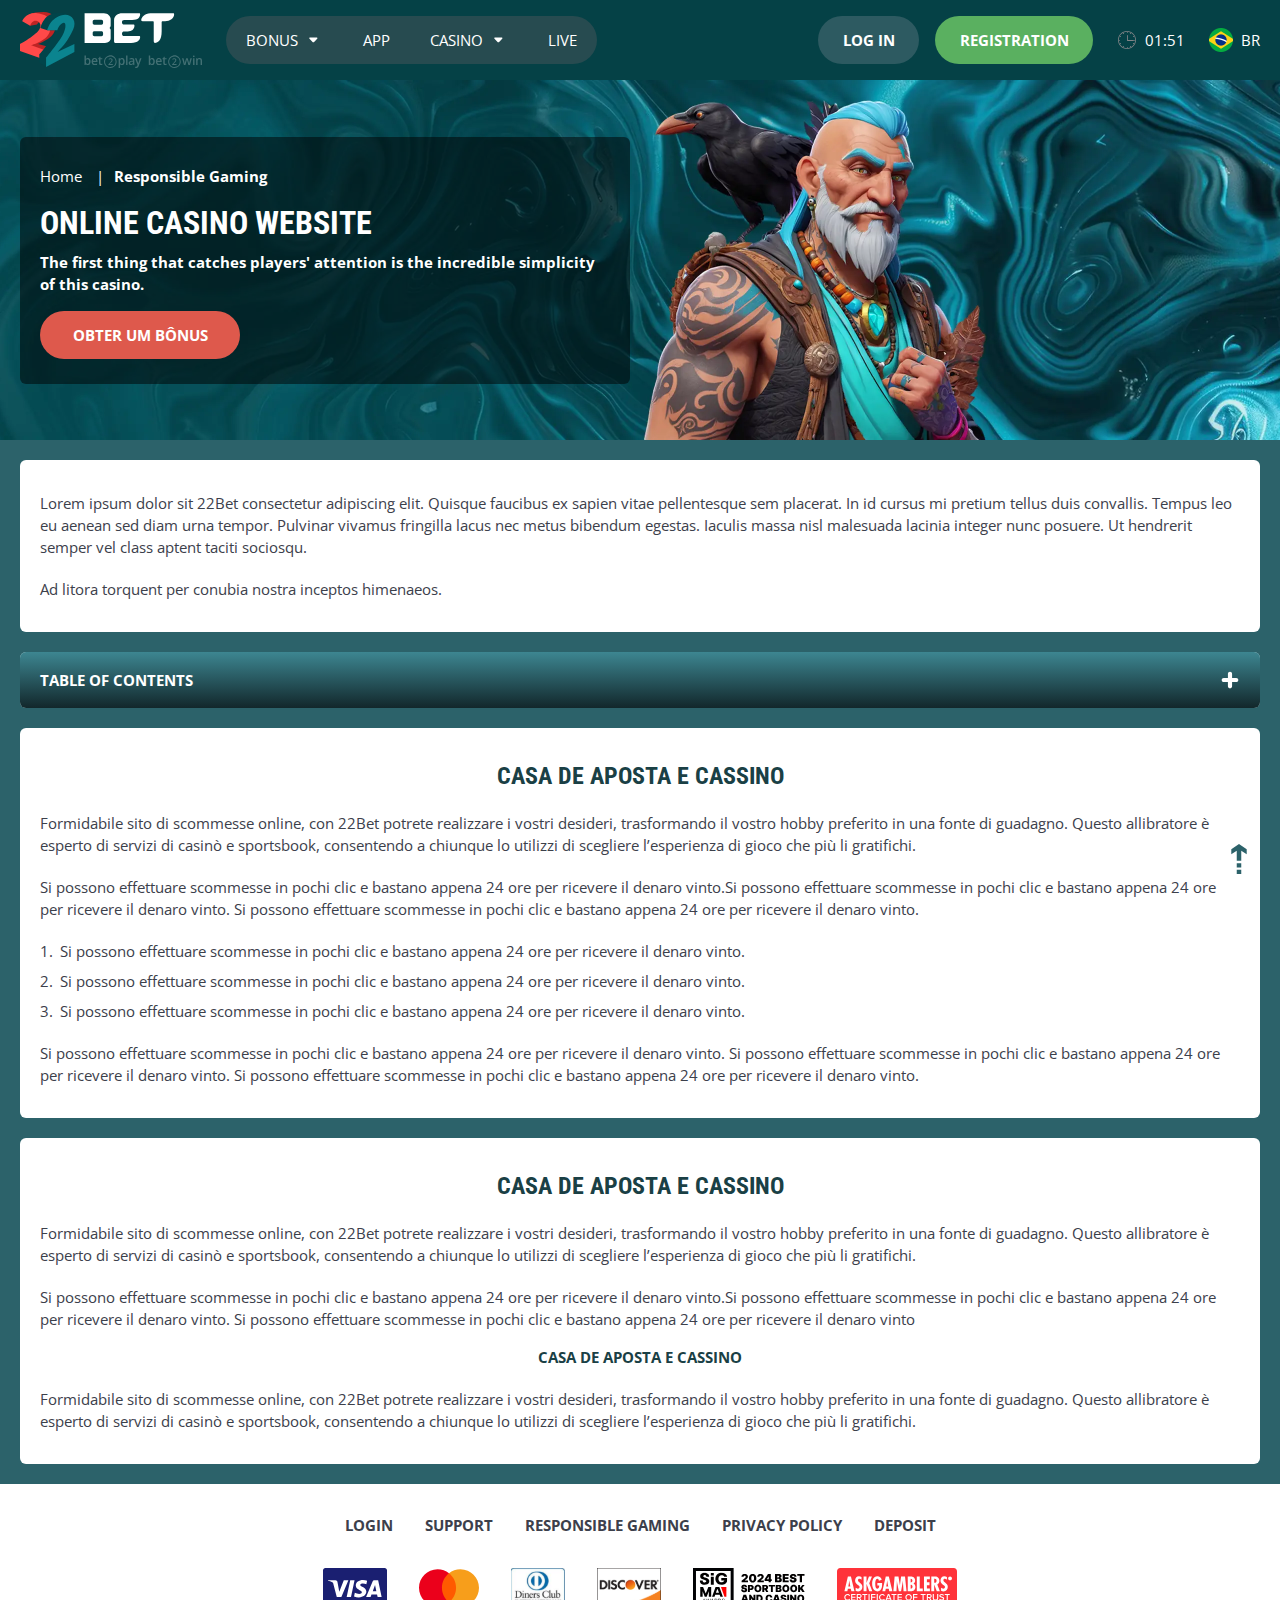
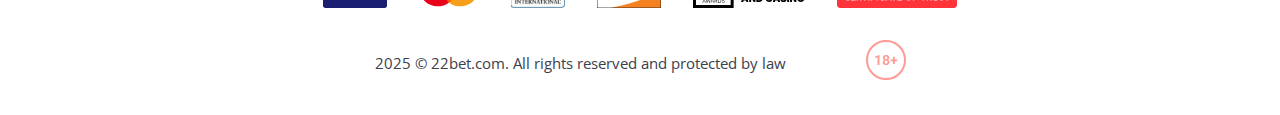
<file: responsible.html>
<!DOCTYPE html>
<html lang="br">
  <head>
    <meta charset="UTF-8" />
   
    <meta name="viewport" content="width=device-width, initial-scale=1.0" />
    <title>22Bet </title>
    <meta name="description" content />
    <meta property="og:site_name" content />
    <meta property="og:title" content />
    <meta property="og:type" content="website" />
    <meta property="og:url" content />
    <meta property="og:image" content />
    <meta property="og:image:alt" content />
    <meta property="og:locale" content="br" />
    <meta property="og:description" content />
    <link rel="preconnect" href="https://fonts.googleapis.com" />
    <link rel="preconnect" href="https://fonts.gstatic.com" crossorigin="anonymous" />
   <link href="https://fonts.googleapis.com/css2?family=Open+Sans:ital,wght@0,300..800;1,300..800&display=swap" rel="stylesheet">
<link href="https://fonts.googleapis.com/css?family=Roboto+Condensed&display=swap" rel="stylesheet">

   <link rel="stylesheet" href="./css/reset.css" />
    <link rel="stylesheet" href="./css/main.css" />
    <link rel="stylesheet" href="./css/media.css"/>
    <link rel="icon" href="./images/Group.png" type="image/x-icon"/>
    <script
    src="https://code.jquery.com/jquery-3.6.1.min.js"
    integrity="sha256-o88AwQnZB+VDvE9tvIXrMQaPlFFSUTR+nldQm1LuPXQ="
    crossorigin="anonymous"
  ></script>
  </head>
  <body>
    <header class="header">
      <section class="content header__content">
        <a href="./index.html" class="logo header__logo"
          ><img src="./images/logo.svg" alt="logo" title
        /></a>
        <button class="header__btn-menu" >
          <svg width="16px" height="16px" viewBox="0 0 16 16" xmlns="http://www.w3.org/2000/svg">
              <rect y="0" width="16" height="3" rx="1.5"></rect>
              <rect y="6.5" width="16" height="3" rx="1.5"></rect>
              <rect y="13" width="16" height="3" rx="1.5"></rect>
            </svg>
        </button>

          <nav class="menu header__menu">
            <ul class="header__menu-list">
                
              <li class="">
              <div class="header__menu-wrapper">
                <div class="js-button-expander js-button-expander--menu" >
                <a href="./bonus.html" >
                <span>Bonus</span>
              </a>
              </div>
              <div class="header__menu-wrap js-expand-content js-expand-content--menu">
                <ul >
                  <li>
                    <a href="./freeSpins.html">
                    <span>Free Spins</span>
                  </a></li>
                  <li><a href="./promoCode.html">
                    <span>Promo Code</span>
                  </a>
                </li>
                  <li><a href="./welcomeBonus.html">
                    <span>Welcome Bonus</span>
                  </a>
                </li>
                <li><a href="./vip.html">
                    <span>VIP</span>
                  </a>
                </li>
                </ul>
              </div>
              </div>
               <a href="./bonus.html" class="header__menu-item">
                <span>Bonus</span>
              </a>
            </li>
              <li>
                <a href="./app.html">
                 App
                </a>
              </li>
              
              <li class="">
              <div class="header__menu-wrapper">
                <div class="js-button-expander js-button-expander--menu" >
                <a href="./casino.html" >
                <span> Casino</span>
              </a>
              </div>
              <div class="header__menu-wrap js-expand-content js-expand-content--menu">
                <ul >
                  <li>
                    <a href="./slots.html">
                    <span>Slots</span>
                  </a></li>
                 
                </ul>
              </div>
              </div>
               <a href="./casino.html" class="header__menu-item">
                <span>Casino</span>
              </a>
            </li>
               <li>
                <a href="./live.html">
               Live
                </a>
              </li>
              <li>
                    <a href="./freeSpins.html">
                    <span>Free Spins</span>
                  </a></li>
                  <li><a href="./promoCode.html">
                    <span>Promo Code</span>
                  </a>
                </li>
                  <li><a href="./welcomeBonus.html">
                    <span>Welcome Bonus</span>
                  </a>
                </li>
                <li><a href="./vip.html">
                    <span>VIP</span>
                  </a>
                </li>
             <li>
                    <a href="./slots.html">
                    <span>Slots</span>
                  </a></li>
             
             
            </ul>
            <div class="header__button header__button-menu " >
              <a href="#" class="button  button__login-menu">log in</a>
              <a href="#" class="button button__menu">registration</a>
            </div>
           
          </nav>
            <a href="#" class="button button__login">log in</a>
            <a href="#" class="button button__singup">registration</a>
            <div id="clock" class="header__time">00:00</div>
            <a href="" class="header__flag">
                <span><img src="./images/flag.png" alt="flag" title /></span>
                <span>br</span>
              </a>
      </section>
    </header>
     <main class="main home main-page">
        <section class=" hero hero__page">
           
            <div class="background background-page">
              <img src="./images/layout-images/bg-responsible.webp" alt="hero" title />
              
            </div>
            <div class="hero__wrapper hero__wrapper-page">
              <div class="hero__data hero__data-bonus">
                <ul
                class="breadcrumbs "
                
              >
                <li
                  
                >
                  <a href="#" >
                    <span >Home</span></a
                  >
                 
                </li>
                <li
                  
                >
                  <a href="#" > <span >Responsible Gaming</span></a>
                 
                </li>
              </ul>
                <h1 class="title general hero__title">
                  Online Casino Website
                </h1>
                 <p class="hero__text">The first thing that catches players' attention is the incredible simplicity of this casino.</p>
               
                <a href="#" class="button  hero__button ">Obter um Bônus</a>
               
              </div>
             
            </div>
          </section>
      <section class="main__wrap main__wrap-page">
       
       <section class="content__wrapper content__wrapper-page">

         
        
       
          <section class="content article">
            <p>
             Lorem ipsum dolor sit 22Bet consectetur adipiscing elit. Quisque faucibus ex sapien vitae pellentesque sem placerat. In id cursus mi pretium tellus duis convallis. Tempus leo eu aenean sed diam urna tempor. Pulvinar vivamus fringilla lacus nec metus bibendum egestas. Iaculis massa nisl malesuada lacinia integer nunc posuere. Ut hendrerit semper vel class aptent taciti sociosqu.
            </p>
            <p>
             Ad litora torquent per conubia nostra inceptos himenaeos.
            </p>
          </section>
        
        
              <section class="content menu-review__content">
              

            
                <div class="menu__review-desk menu__review-content">Table of Contents</div>
                <ul class="menu__review menu__review-list">
                  <li><a href="#">Casa de Aposta e Cassino</a></li>
                    <li><a href="#">Casa de Aposta e Cassino</a></li>
                      <li><a href="#">Casa de Aposta e Cassino</a></li>
                        <li><a href="#">Casa de Aposta e Cassino</a></li>
                          <li><a href="#">Frequently Asked Questions</a></li>
                 
                </ul>
             
          
          </section>
          
        
          <section class="content article">
            <h2 class="title high article__title">Casa de Aposta e Cassino</h2>
             
            <p>
             Formidabile sito di scommesse online, con 22Bet potrete realizzare i vostri desideri, trasformando il vostro hobby preferito in una fonte di guadagno. Questo allibratore è esperto di servizi di casinò e sportsbook, consentendo a chiunque lo utilizzi di scegliere l’esperienza di gioco che più li gratifichi.
            </p>
            <p>
             Si possono effettuare scommesse in pochi clic e bastano appena 24 ore per ricevere il denaro vinto.Si possono effettuare scommesse in pochi clic e bastano appena 24 ore per ricevere il denaro vinto. Si possono effettuare scommesse in pochi clic e bastano appena 24 ore per ricevere il denaro vinto.
            </p>
           <ol>
              <li>Si possono effettuare scommesse in pochi clic e bastano appena 24 ore per ricevere il denaro vinto.</li>
              <li>Si possono effettuare scommesse in pochi clic e bastano appena 24 ore per ricevere il denaro vinto.</li>
              <li>Si possono effettuare scommesse in pochi clic e bastano appena 24 ore per ricevere il denaro vinto.</li>
            </ol>
            <p>Si possono effettuare scommesse in pochi clic e bastano appena 24 ore per ricevere il denaro vinto. Si possono effettuare scommesse in pochi clic e bastano appena 24 ore per ricevere il denaro vinto. Si possono effettuare scommesse in pochi clic e bastano appena 24 ore per ricevere il denaro vinto.</p>
          </section>
         
         
           <section class="content article">
            <h2 class="title high article__title">Casa de Aposta e Cassino</h2>
            <p>Formidabile sito di scommesse online, con 22Bet potrete realizzare i vostri desideri, trasformando il vostro hobby preferito in una fonte di guadagno. Questo allibratore è esperto di servizi di casinò e sportsbook, consentendo a chiunque lo utilizzi di scegliere l’esperienza di gioco che più li gratifichi.</p>
            <p>Si possono effettuare scommesse in pochi clic e bastano appena 24 ore per ricevere il denaro vinto.Si possono effettuare scommesse in pochi clic e bastano appena 24 ore per ricevere il denaro vinto. Si possono effettuare scommesse in pochi clic e bastano appena 24 ore per ricevere il denaro vinto</p>
            <h3>Casa de Aposta e Cassino</h3>
            <p>Formidabile sito di scommesse online, con 22Bet potrete realizzare i vostri desideri, trasformando il vostro hobby preferito in una fonte di guadagno. Questo allibratore è esperto di servizi di casinò e sportsbook, consentendo a chiunque lo utilizzi di scegliere l’esperienza di gioco che più li gratifichi.</p>
           </section>

        </section> 
      
        <div class=""  onclick="scrollToTop()">
          <button class="main__arrow" id="scrollToTopBtn"></button>
        </div> 
        
      </section>
    </main> 
     <footer class=" footer ">
      <section class="content footer__content">
        <ul class="footer__menu">
         <li><a href="./login.html">Login</a></li>
         <li><a href="./support.html">Support</a></li>
         <li><a href="./responsible.html">Responsible Gaming</a></li>
         <li><a href="./policy.html">Privacy Policy</a></li>
         <li><a href="./deposit.html">Deposit</a></li>
        </ul>
       
          <ul class="footer__cards-list">
           
            <li>
              <a href="#"
                ><img src="./images/visa.svg" alt="cardvisa" title
              /></a>
            </li>
            <li>
              <a href="#"
                ><img
                  src="./images/mastercard.svg"
                  alt="mastercard"
                  title
              /></a>
            </li>
            <li>
                <a href="#"
                  ><img src="./images/diners.svg" alt="diners" title
                /></a>
              </li>
              <li>
                <a href="#"
                  ><img src="./images/discover.svg" alt="discover" title
                /></a>
              </li>
              <li>
                <a href="#"
                  ><img src="./images/sigma.svg" alt="sigma" title
                /></a>
              </li>
              <li>
                <a href="#"
                  ><img src="./images/ask.svg" alt="ask" title
                /></a>
              </li>
            
          </ul>
       
        <div class="footer__wrapp">
          <div class="footer__text">
           
             <p>2025 &copy; 22bet.com. All rights reserved and protected by law
</p>
           
           
          </div>
          <div class="footer__age">
            <img src="./images/age.svg" alt="age" title />
          </div>
        </div>
      
      </section>
    </footer>
    <script src="./js/arrowUp.js" defer></script>
    <script src="./js/sidebar.js" defer></script>
    <script src="./js/expander.js" defer></script>
    <script src="./js/mobile-menu.js" defer></script>
    <script src="./js/clock.js" defer></script>
  </body>
</html>
</file>
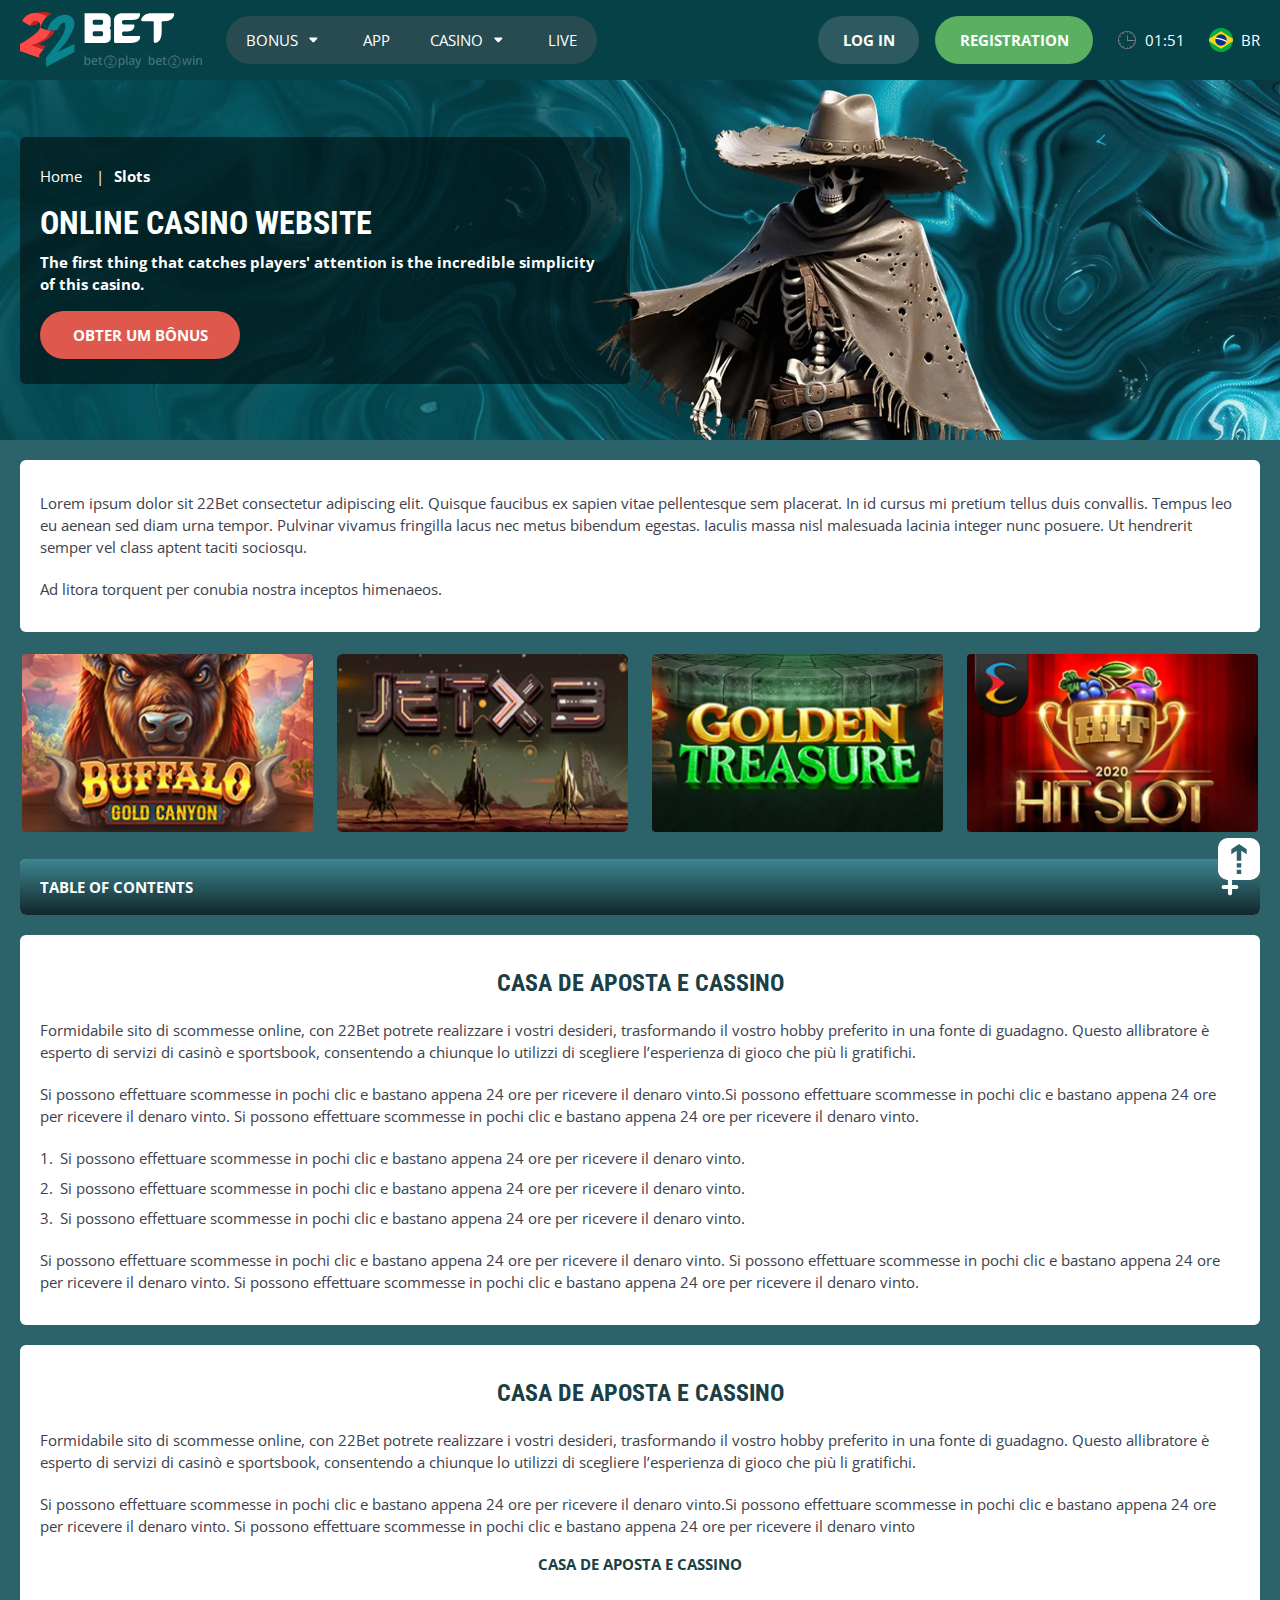
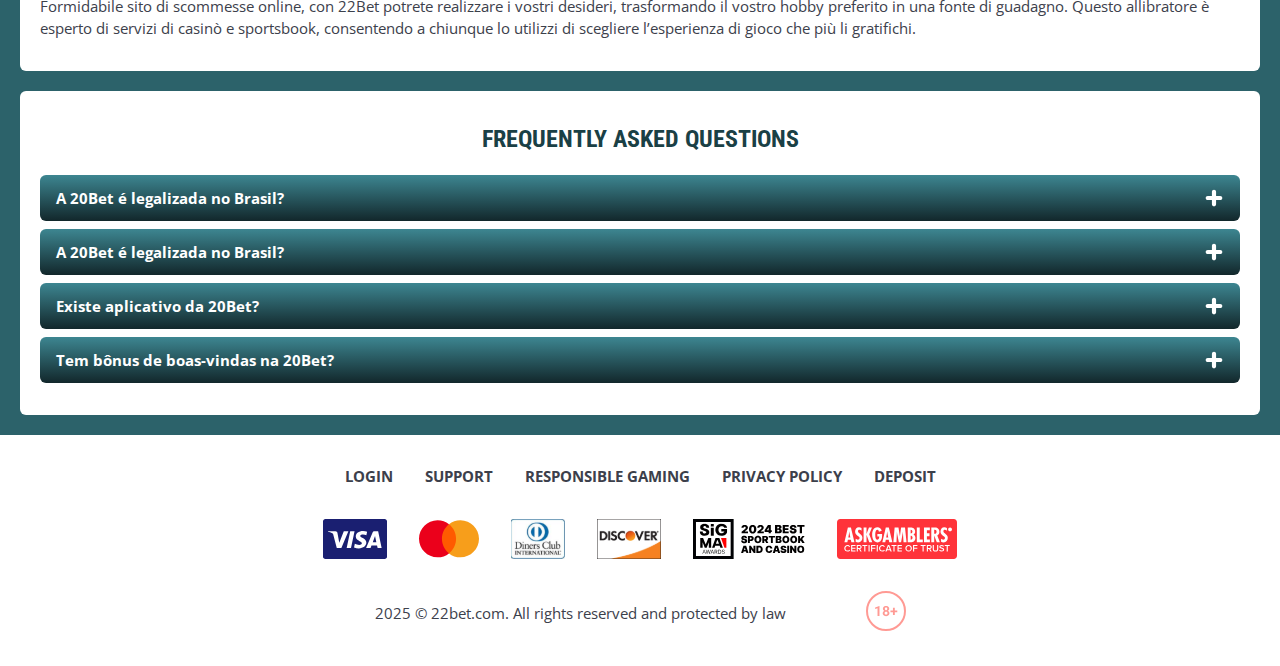
<file: slots.html>
<!DOCTYPE html>
<html lang="br">
  <head>
    <meta charset="UTF-8" />
   
    <meta name="viewport" content="width=device-width, initial-scale=1.0" />
    <title>22Bet </title>
    <meta name="description" content />
    <meta property="og:site_name" content />
    <meta property="og:title" content />
    <meta property="og:type" content="website" />
    <meta property="og:url" content />
    <meta property="og:image" content />
    <meta property="og:image:alt" content />
    <meta property="og:locale" content="br" />
    <meta property="og:description" content />
    <link rel="preconnect" href="https://fonts.googleapis.com" />
    <link rel="preconnect" href="https://fonts.gstatic.com" crossorigin="anonymous" />
   <link href="https://fonts.googleapis.com/css2?family=Open+Sans:ital,wght@0,300..800;1,300..800&display=swap" rel="stylesheet">
<link href="https://fonts.googleapis.com/css?family=Roboto+Condensed&display=swap" rel="stylesheet">

   <link rel="stylesheet" href="./css/reset.css" />
    <link rel="stylesheet" href="./css/main.css" />
    <link rel="stylesheet" href="./css/media.css"/>
    <link rel="icon" href="./images/Group.png" type="image/x-icon"/>
    <script
    src="https://code.jquery.com/jquery-3.6.1.min.js"
    integrity="sha256-o88AwQnZB+VDvE9tvIXrMQaPlFFSUTR+nldQm1LuPXQ="
    crossorigin="anonymous"
  ></script>
  </head>
  <body>
    <header class="header">
      <section class="content header__content">
        <a href="./index.html" class="logo header__logo"
          ><img src="./images/logo.svg" alt="logo" title
        /></a>
        <button class="header__btn-menu" >
          <svg width="16px" height="16px" viewBox="0 0 16 16" xmlns="http://www.w3.org/2000/svg">
              <rect y="0" width="16" height="3" rx="1.5"></rect>
              <rect y="6.5" width="16" height="3" rx="1.5"></rect>
              <rect y="13" width="16" height="3" rx="1.5"></rect>
            </svg>
        </button>

          <nav class="menu header__menu">
            <ul class="header__menu-list">
                
              <li class="">
              <div class="header__menu-wrapper">
                <div class="js-button-expander js-button-expander--menu" >
                <a href="./bonus.html" >
                <span>Bonus</span>
              </a>
              </div>
              <div class="header__menu-wrap js-expand-content js-expand-content--menu">
                <ul >
                  <li>
                    <a href="./freeSpins.html">
                    <span>Free Spins</span>
                  </a></li>
                  <li><a href="./promoCode.html">
                    <span>Promo Code</span>
                  </a>
                </li>
                  <li><a href="./welcomeBonus.html">
                    <span>Welcome Bonus</span>
                  </a>
                </li>
                <li><a href="./vip.html">
                    <span>VIP</span>
                  </a>
                </li>
                </ul>
              </div>
              </div>
               <a href="./bonus.html" class="header__menu-item">
                <span>Bonus</span>
              </a>
            </li>
              <li>
                <a href="./app.html">
                 App
                </a>
              </li>
              
              <li class="">
              <div class="header__menu-wrapper">
                <div class="js-button-expander js-button-expander--menu" >
                <a href="./casino.html" >
                <span> Casino</span>
              </a>
              </div>
              <div class="header__menu-wrap js-expand-content js-expand-content--menu">
                <ul >
                  <li>
                    <a href="./slots.html">
                    <span>Slots</span>
                  </a></li>
                 
                </ul>
              </div>
              </div>
               <a href="./casino.html" class="header__menu-item">
                <span>Casino</span>
              </a>
            </li>
               <li>
                <a href="./live.html">
               Live
                </a>
              </li>
              <li>
                    <a href="./freeSpins.html">
                    <span>Free Spins</span>
                  </a></li>
                  <li><a href="./promoCode.html">
                    <span>Promo Code</span>
                  </a>
                </li>
                  <li><a href="./welcomeBonus.html">
                    <span>Welcome Bonus</span>
                  </a>
                </li>
                <li><a href="./vip.html">
                    <span>VIP</span>
                  </a>
                </li>
             <li>
                    <a href="./slots.html">
                    <span>Slots</span>
                  </a></li>
             
             
            </ul>
            <div class="header__button header__button-menu " >
              <a href="#" class="button  button__login-menu">log in</a>
              <a href="#" class="button button__menu">registration</a>
            </div>
           
          </nav>
            <a href="#" class="button button__login">log in</a>
            <a href="#" class="button button__singup">registration</a>
            <div id="clock" class="header__time">00:00</div>
            <a href="" class="header__flag">
                <span><img src="./images/flag.png" alt="flag" title /></span>
                <span>br</span>
              </a>
      </section>
    </header>
     <main class="main home main-page">
        <section class=" hero hero__page">
           
            <div class="background background-page">
              <img src="./images/slots/bg-slots.webp" alt="hero" title />
              
            </div>
            <div class="hero__wrapper hero__wrapper-page">
              <div class="hero__data hero__data-bonus">
                <ul
                class="breadcrumbs "
                
              >
                <li
                  
                >
                  <a href="#" >
                    <span >Home</span></a
                  >
                 
                </li>
                <li
                  
                >
                  <a href="#" > <span >Slots</span></a>
                 
                </li>
              </ul>
                <h1 class="title general hero__title">
                  Online Casino Website
                </h1>
                 <p class="hero__text">The first thing that catches players' attention is the incredible simplicity of this casino.</p>
               
                <a href="#" class="button  hero__button ">Obter um Bônus</a>
               
              </div>
             
            </div>
          </section>
      <section class="main__wrap main__wrap-page">
       
       <section class="content__wrapper content__wrapper-page">

         
        
       
          <section class="content article">
            <p>
             Lorem ipsum dolor sit 22Bet consectetur adipiscing elit. Quisque faucibus ex sapien vitae pellentesque sem placerat. In id cursus mi pretium tellus duis convallis. Tempus leo eu aenean sed diam urna tempor. Pulvinar vivamus fringilla lacus nec metus bibendum egestas. Iaculis massa nisl malesuada lacinia integer nunc posuere. Ut hendrerit semper vel class aptent taciti sociosqu.
            </p>
            <p>
             Ad litora torquent per conubia nostra inceptos himenaeos.
            </p>
          </section>
               <section class="content casino">
           
              <ul class="casino__list">
                <li class="casino__item">
                    <div class="casino__wrapper">
                      <img class="casino__img" src="./images/slots/card-slots1.webp" alt="" title>
                    <div class="casino__hover casino__hover-live">
                        
                        <div class="casino-box">
                            
                        <a href="#" class="button  casino__buttons">Play now</a>
                        </div>
                    </div>
                    </div>
                    
                </li>
                <li class="casino__item">
                  <div class="casino__wrapper">
                    <img class="casino__img" src="./images/slots/card-slots2.webp" alt="" title>
                <div class="casino__hover casino__hover-live">
                      
                        <div class="casino-box">
                            
                        <a href="#" class="button  casino__buttons">Play now</a>
                        </div>
                    </div>
                  </div>
                 
              </li>
              <li class="casino__item">
                <div class="casino__wrapper">
                  <img class="casino__img" src="./images/slots/card-slots3.webp" alt="" title>
               <div class="casino__hover casino__hover-live">
                        
                        <div class="casino-box">
                            
                        <a href="#" class="button  casino__buttons">Play now</a>
                        </div>
                    </div>
               
            </li>
             <li class="casino__item">
                <div class="casino__wrapper">
                  <img class="casino__img" src="./images/slots/card-slots4.webp" alt="" title>
               <div class="casino__hover casino__hover-live">
                        
                        <div class="casino-box">
                            
                        <a href="#" class="button  casino__buttons">Play now</a>
                        </div>
                    </div>
               
            </li>
            

              </ul>
         </section>
             
        
        
              <section class="content menu-review__content">
              

            
                <div class="menu__review-desk menu__review-content">Table of Contents</div>
                <ul class="menu__review menu__review-list">
                  <li><a href="#">Casa de Aposta e Cassino</a></li>
                    <li><a href="#">Casa de Aposta e Cassino</a></li>
                      <li><a href="#">Casa de Aposta e Cassino</a></li>
                        <li><a href="#">Casa de Aposta e Cassino</a></li>
                          <li><a href="#">Frequently Asked Questions</a></li>
                 
                </ul>
             
          
          </section>
          
        
          <section class="content article">
            <h2 class="title high article__title">Casa de Aposta e Cassino</h2>
             
            <p>
             Formidabile sito di scommesse online, con 22Bet potrete realizzare i vostri desideri, trasformando il vostro hobby preferito in una fonte di guadagno. Questo allibratore è esperto di servizi di casinò e sportsbook, consentendo a chiunque lo utilizzi di scegliere l’esperienza di gioco che più li gratifichi.
            </p>
            <p>
             Si possono effettuare scommesse in pochi clic e bastano appena 24 ore per ricevere il denaro vinto.Si possono effettuare scommesse in pochi clic e bastano appena 24 ore per ricevere il denaro vinto. Si possono effettuare scommesse in pochi clic e bastano appena 24 ore per ricevere il denaro vinto.
            </p>
           <ol>
              <li>Si possono effettuare scommesse in pochi clic e bastano appena 24 ore per ricevere il denaro vinto.</li>
              <li>Si possono effettuare scommesse in pochi clic e bastano appena 24 ore per ricevere il denaro vinto.</li>
              <li>Si possono effettuare scommesse in pochi clic e bastano appena 24 ore per ricevere il denaro vinto.</li>
            </ol>
            <p>Si possono effettuare scommesse in pochi clic e bastano appena 24 ore per ricevere il denaro vinto. Si possono effettuare scommesse in pochi clic e bastano appena 24 ore per ricevere il denaro vinto. Si possono effettuare scommesse in pochi clic e bastano appena 24 ore per ricevere il denaro vinto.</p>
          </section>
         
         
           <section class="content article">
            <h2 class="title high article__title">Casa de Aposta e Cassino</h2>
            <p>Formidabile sito di scommesse online, con 22Bet potrete realizzare i vostri desideri, trasformando il vostro hobby preferito in una fonte di guadagno. Questo allibratore è esperto di servizi di casinò e sportsbook, consentendo a chiunque lo utilizzi di scegliere l’esperienza di gioco che più li gratifichi.</p>
            <p>Si possono effettuare scommesse in pochi clic e bastano appena 24 ore per ricevere il denaro vinto.Si possono effettuare scommesse in pochi clic e bastano appena 24 ore per ricevere il denaro vinto. Si possono effettuare scommesse in pochi clic e bastano appena 24 ore per ricevere il denaro vinto</p>
            <h3>Casa de Aposta e Cassino</h3>
            <p>Formidabile sito di scommesse online, con 22Bet potrete realizzare i vostri desideri, trasformando il vostro hobby preferito in una fonte di guadagno. Questo allibratore è esperto di servizi di casinò e sportsbook, consentendo a chiunque lo utilizzi di scegliere l’esperienza di gioco che più li gratifichi.</p>
           </section>

          <section class="content faq">
            <h2 class="title high faq__title">Frequently Asked Questions</h2>
            <ul class="faq__list " >
              <li class="faq__item"  >
                <h3 class="title medium faq__subtitle js-button-expander js-button-expander--faq"  >A 20Bet é legalizada no Brasil?
                 </h3>
                <div  class="faq__answer js-expand-content js-expand-content--faq" >
                  <p  >
                    Sim, a casa de apostas tem licença emitida por Curaçao, que é reconhecida no Brasil e a permite atuar por aqui.
                  </p>
                </div>
              </li>
              <li class="faq__item"  >
                <h3 class="title medium faq__subtitle js-button-expander js-button-expander--faq"  >A 20Bet é legalizada no Brasil?</h3>
                <div class="faq__answer js-expand-content js-expand-content--faq" >
                  <p  >
                    Sim, a casa de apostas tem licença emitida por Curaçao, que é reconhecida no Brasil e a permite atuar por aqui.
                  </p>
                </div>
              </li> 
              <li class="faq__item"  >
                <h3 class="title medium faq__subtitle js-button-expander js-button-expander--faq"  >Existe aplicativo da 20Bet?</h3>
                <div class="faq__answer js-expand-content js-expand-content--faq" >
                  <p  >
                   Sim, disponível para sistemas operacionais iOS e Android.
                  </p>
                </div>
              </li> 
              <li class="faq__item"  >
                <h3 class="title medium faq__subtitle js-button-expander js-button-expander--faq"  >Tem bônus de boas-vindas na 20Bet?</h3>
                <div class="faq__answer js-expand-content js-expand-content--faq" >
                  <p  >
                   O pacote especial para novos usuários da 20Bet paga 100% sobre o primeiro depósito, com limite de 600 BRL.
                  </p>
                </div>
              </li> 
             
            </ul>
          </section>
          
        </section> 
      
        <div class=""  onclick="scrollToTop()">
          <button class="main__arrow" id="scrollToTopBtn"></button>
        </div> 
        
      </section>
    </main> 
      <footer class=" footer ">
      <section class="content footer__content">
        <ul class="footer__menu">
         <li><a href="./login.html">Login</a></li>
         <li><a href="./support.html">Support</a></li>
         <li><a href="./responsible.html">Responsible Gaming</a></li>
         <li><a href="./policy.html">Privacy Policy</a></li>
         <li><a href="./deposit.html">Deposit</a></li>
        </ul>
       
          <ul class="footer__cards-list">
           
            <li>
              <a href="#"
                ><img src="./images/visa.svg" alt="cardvisa" title
              /></a>
            </li>
            <li>
              <a href="#"
                ><img
                  src="./images/mastercard.svg"
                  alt="mastercard"
                  title
              /></a>
            </li>
            <li>
                <a href="#"
                  ><img src="./images/diners.svg" alt="diners" title
                /></a>
              </li>
              <li>
                <a href="#"
                  ><img src="./images/discover.svg" alt="discover" title
                /></a>
              </li>
              <li>
                <a href="#"
                  ><img src="./images/sigma.svg" alt="sigma" title
                /></a>
              </li>
              <li>
                <a href="#"
                  ><img src="./images/ask.svg" alt="ask" title
                /></a>
              </li>
            
          </ul>
       
        <div class="footer__wrapp">
          <div class="footer__text">
           
             <p>2025 &copy; 22bet.com. All rights reserved and protected by law
</p>
           
           
          </div>
          <div class="footer__age">
            <img src="./images/age.svg" alt="age" title />
          </div>
        </div>
      
      </section>
    </footer>
    <script src="./js/arrowUp.js" defer></script>
    <script src="./js/sidebar.js" defer></script>
    <script src="./js/expander.js" defer></script>
    <script src="./js/mobile-menu.js" defer></script>
    <script src="./js/clock.js" defer></script>
  </body>
</html>
</file>
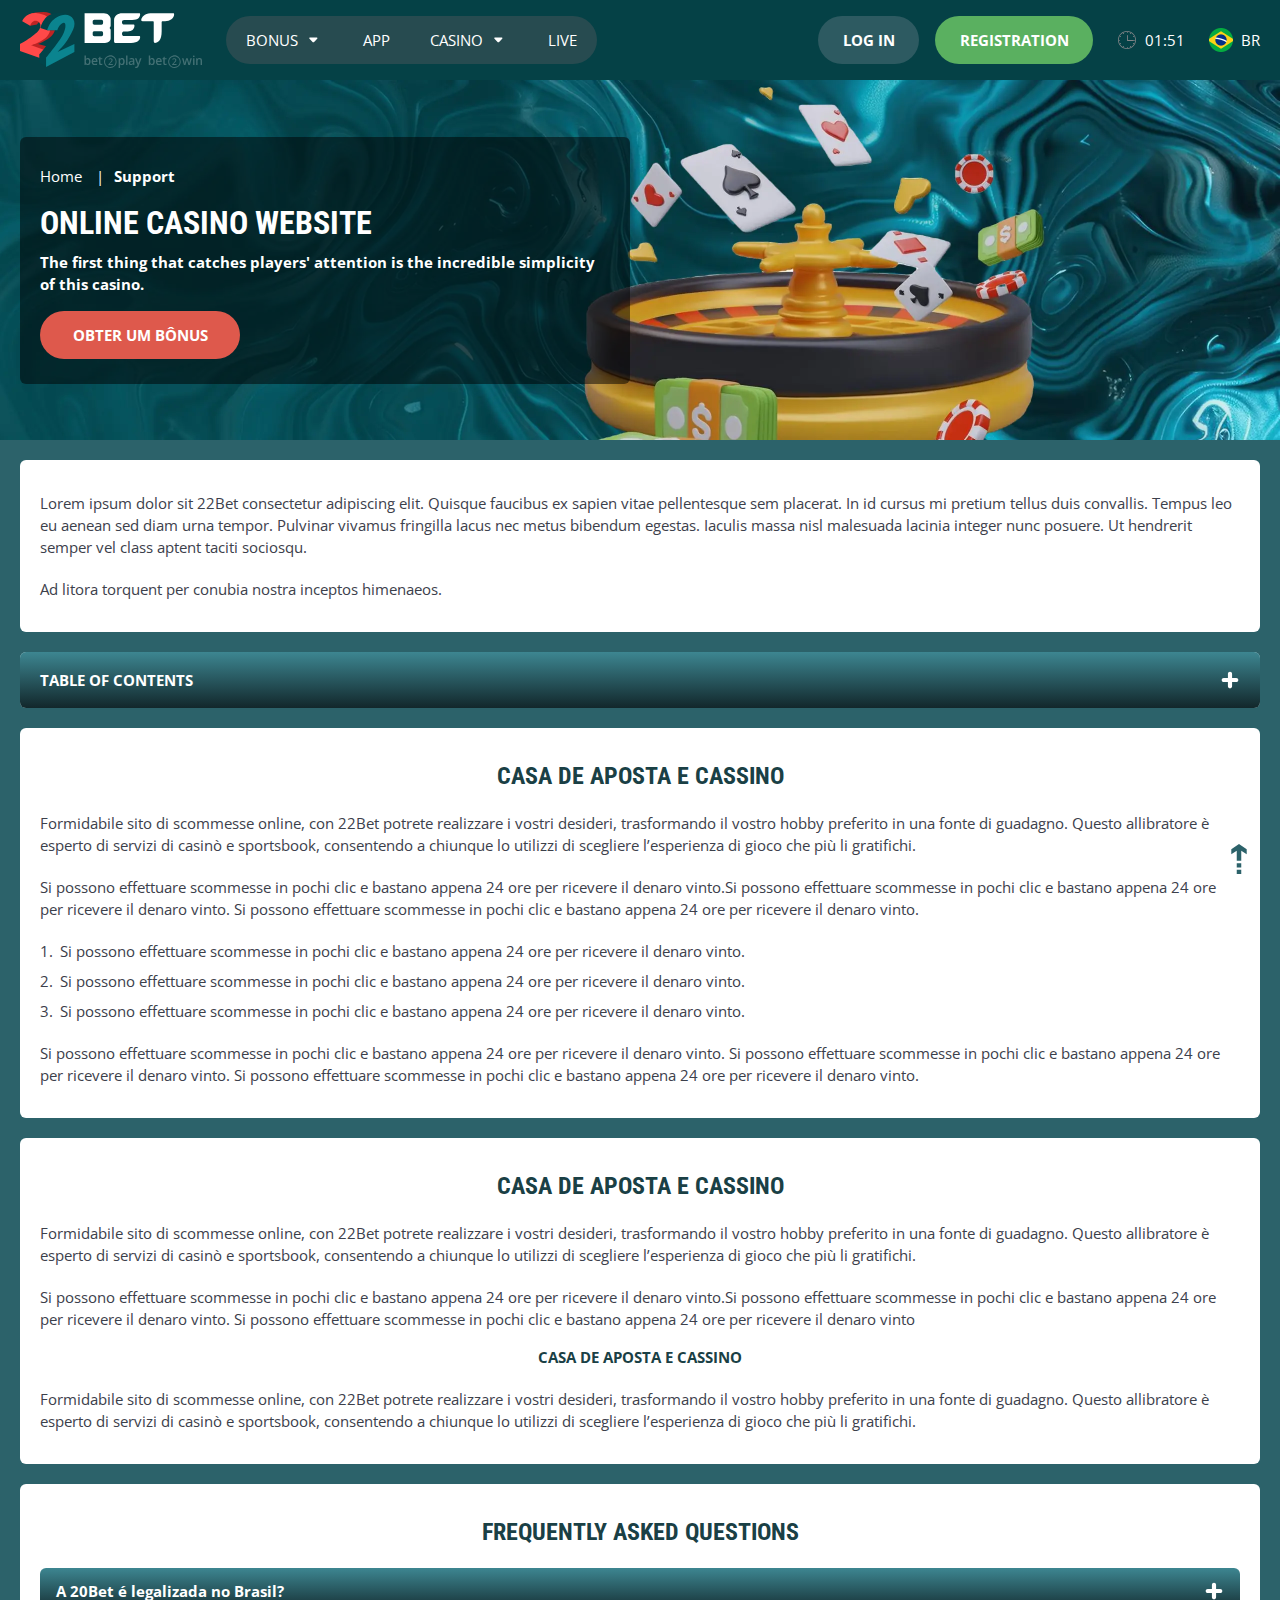
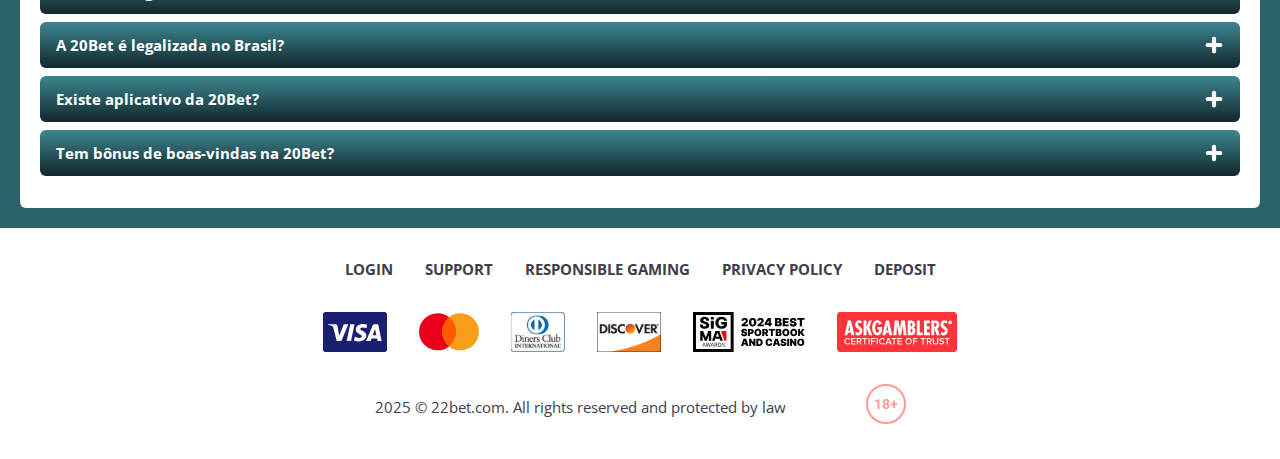
<file: support.html>
<!DOCTYPE html>
<html lang="br">
  <head>
    <meta charset="UTF-8" />
   
    <meta name="viewport" content="width=device-width, initial-scale=1.0" />
    <title>22Bet </title>
    <meta name="description" content />
    <meta property="og:site_name" content />
    <meta property="og:title" content />
    <meta property="og:type" content="website" />
    <meta property="og:url" content />
    <meta property="og:image" content />
    <meta property="og:image:alt" content />
    <meta property="og:locale" content="br" />
    <meta property="og:description" content />
    <link rel="preconnect" href="https://fonts.googleapis.com" />
    <link rel="preconnect" href="https://fonts.gstatic.com" crossorigin="anonymous" />
   <link href="https://fonts.googleapis.com/css2?family=Open+Sans:ital,wght@0,300..800;1,300..800&display=swap" rel="stylesheet">
<link href="https://fonts.googleapis.com/css?family=Roboto+Condensed&display=swap" rel="stylesheet">

   <link rel="stylesheet" href="./css/reset.css" />
    <link rel="stylesheet" href="./css/main.css" />
    <link rel="stylesheet" href="./css/media.css"/>
    <link rel="icon" href="./images/Group.png" type="image/x-icon"/>
    <script
    src="https://code.jquery.com/jquery-3.6.1.min.js"
    integrity="sha256-o88AwQnZB+VDvE9tvIXrMQaPlFFSUTR+nldQm1LuPXQ="
    crossorigin="anonymous"
  ></script>
  </head>
  <body>
    <header class="header">
      <section class="content header__content">
        <a href="./index.html" class="logo header__logo"
          ><img src="./images/logo.svg" alt="logo" title
        /></a>
        <button class="header__btn-menu" >
          <svg width="16px" height="16px" viewBox="0 0 16 16" xmlns="http://www.w3.org/2000/svg">
              <rect y="0" width="16" height="3" rx="1.5"></rect>
              <rect y="6.5" width="16" height="3" rx="1.5"></rect>
              <rect y="13" width="16" height="3" rx="1.5"></rect>
            </svg>
        </button>

          <nav class="menu header__menu">
            <ul class="header__menu-list">
                
              <li class="">
              <div class="header__menu-wrapper">
                <div class="js-button-expander js-button-expander--menu" >
                <a href="./bonus.html" >
                <span>Bonus</span>
              </a>
              </div>
              <div class="header__menu-wrap js-expand-content js-expand-content--menu">
                <ul >
                  <li>
                    <a href="./freeSpins.html">
                    <span>Free Spins</span>
                  </a></li>
                  <li><a href="./promoCode.html">
                    <span>Promo Code</span>
                  </a>
                </li>
                  <li><a href="./welcomeBonus.html">
                    <span>Welcome Bonus</span>
                  </a>
                </li>
                <li><a href="./vip.html">
                    <span>VIP</span>
                  </a>
                </li>
                </ul>
              </div>
              </div>
               <a href="./bonus.html" class="header__menu-item">
                <span>Bonus</span>
              </a>
            </li>
              <li>
                <a href="./app.html">
                 App
                </a>
              </li>
              
              <li class="">
              <div class="header__menu-wrapper">
                <div class="js-button-expander js-button-expander--menu" >
                <a href="./casino.html" >
                <span> Casino</span>
              </a>
              </div>
              <div class="header__menu-wrap js-expand-content js-expand-content--menu">
                <ul >
                  <li>
                    <a href="./slots.html">
                    <span>Slots</span>
                  </a></li>
                 
                </ul>
              </div>
              </div>
               <a href="./casino.html" class="header__menu-item">
                <span>Casino</span>
              </a>
            </li>
               <li>
                <a href="./live.html">
               Live
                </a>
              </li>
              <li>
                    <a href="./freeSpins.html">
                    <span>Free Spins</span>
                  </a></li>
                  <li><a href="./promoCode.html">
                    <span>Promo Code</span>
                  </a>
                </li>
                  <li><a href="./welcomeBonus.html">
                    <span>Welcome Bonus</span>
                  </a>
                </li>
                <li><a href="./vip.html">
                    <span>VIP</span>
                  </a>
                </li>
             <li>
                    <a href="./slots.html">
                    <span>Slots</span>
                  </a></li>
             
             
            </ul>
            <div class="header__button header__button-menu " >
              <a href="#" class="button  button__login-menu">log in</a>
              <a href="#" class="button button__menu">registration</a>
            </div>
           
          </nav>
            <a href="#" class="button button__login">log in</a>
            <a href="#" class="button button__singup">registration</a>
            <div id="clock" class="header__time">00:00</div>
            <a href="" class="header__flag">
                <span><img src="./images/flag.png" alt="flag" title /></span>
                <span>br</span>
              </a>
      </section>
    </header>
     <main class="main home main-page">
        <section class=" hero hero__page">
           
            <div class="background ">
              <img src="./images/layout-images/bg-support.webp" alt="hero" title />
              
            </div>
            <div class="hero__wrapper hero__wrapper-page">
              <div class="hero__data hero__data-bonus">
                <ul
                class="breadcrumbs "
                
              >
                <li
                  
                >
                  <a href="#" >
                    <span >Home</span></a
                  >
                 
                </li>
                <li
                  
                >
                  <a href="#" > <span >Support</span></a>
                 
                </li>
              </ul>
                <h1 class="title general hero__title">
                  Online Casino Website
                </h1>
                 <p class="hero__text">The first thing that catches players' attention is the incredible simplicity of this casino.</p>
               
                <a href="#" class="button  hero__button ">Obter um Bônus</a>
               
              </div>
             
            </div>
          </section>
      <section class="main__wrap main__wrap-page">
       
       <section class="content__wrapper content__wrapper-page">

         
        
       
          <section class="content article">
            <p>
             Lorem ipsum dolor sit 22Bet consectetur adipiscing elit. Quisque faucibus ex sapien vitae pellentesque sem placerat. In id cursus mi pretium tellus duis convallis. Tempus leo eu aenean sed diam urna tempor. Pulvinar vivamus fringilla lacus nec metus bibendum egestas. Iaculis massa nisl malesuada lacinia integer nunc posuere. Ut hendrerit semper vel class aptent taciti sociosqu.
            </p>
            <p>
             Ad litora torquent per conubia nostra inceptos himenaeos.
            </p>
          </section>
        
        
              <section class="content menu-review__content">
              

            
                <div class="menu__review-desk menu__review-content">Table of Contents</div>
                <ul class="menu__review menu__review-list">
                  <li><a href="#">Casa de Aposta e Cassino</a></li>
                    <li><a href="#">Casa de Aposta e Cassino</a></li>
                      <li><a href="#">Casa de Aposta e Cassino</a></li>
                        <li><a href="#">Casa de Aposta e Cassino</a></li>
                          <li><a href="#">Frequently Asked Questions</a></li>
                 
                </ul>
             
          
          </section>
          
        
          <section class="content article">
            <h2 class="title high article__title">Casa de Aposta e Cassino</h2>
             
            <p>
             Formidabile sito di scommesse online, con 22Bet potrete realizzare i vostri desideri, trasformando il vostro hobby preferito in una fonte di guadagno. Questo allibratore è esperto di servizi di casinò e sportsbook, consentendo a chiunque lo utilizzi di scegliere l’esperienza di gioco che più li gratifichi.
            </p>
            <p>
             Si possono effettuare scommesse in pochi clic e bastano appena 24 ore per ricevere il denaro vinto.Si possono effettuare scommesse in pochi clic e bastano appena 24 ore per ricevere il denaro vinto. Si possono effettuare scommesse in pochi clic e bastano appena 24 ore per ricevere il denaro vinto.
            </p>
           <ol>
              <li>Si possono effettuare scommesse in pochi clic e bastano appena 24 ore per ricevere il denaro vinto.</li>
              <li>Si possono effettuare scommesse in pochi clic e bastano appena 24 ore per ricevere il denaro vinto.</li>
              <li>Si possono effettuare scommesse in pochi clic e bastano appena 24 ore per ricevere il denaro vinto.</li>
            </ol>
            <p>Si possono effettuare scommesse in pochi clic e bastano appena 24 ore per ricevere il denaro vinto. Si possono effettuare scommesse in pochi clic e bastano appena 24 ore per ricevere il denaro vinto. Si possono effettuare scommesse in pochi clic e bastano appena 24 ore per ricevere il denaro vinto.</p>
          </section>
         
         
           <section class="content article">
            <h2 class="title high article__title">Casa de Aposta e Cassino</h2>
            <p>Formidabile sito di scommesse online, con 22Bet potrete realizzare i vostri desideri, trasformando il vostro hobby preferito in una fonte di guadagno. Questo allibratore è esperto di servizi di casinò e sportsbook, consentendo a chiunque lo utilizzi di scegliere l’esperienza di gioco che più li gratifichi.</p>
            <p>Si possono effettuare scommesse in pochi clic e bastano appena 24 ore per ricevere il denaro vinto.Si possono effettuare scommesse in pochi clic e bastano appena 24 ore per ricevere il denaro vinto. Si possono effettuare scommesse in pochi clic e bastano appena 24 ore per ricevere il denaro vinto</p>
            <h3>Casa de Aposta e Cassino</h3>
            <p>Formidabile sito di scommesse online, con 22Bet potrete realizzare i vostri desideri, trasformando il vostro hobby preferito in una fonte di guadagno. Questo allibratore è esperto di servizi di casinò e sportsbook, consentendo a chiunque lo utilizzi di scegliere l’esperienza di gioco che più li gratifichi.</p>
           </section>

          <section class="content faq">
            <h2 class="title high faq__title">Frequently Asked Questions</h2>
            <ul class="faq__list " >
              <li class="faq__item"  >
                <h3 class="title medium faq__subtitle js-button-expander js-button-expander--faq"  >A 20Bet é legalizada no Brasil?
                 </h3>
                <div  class="faq__answer js-expand-content js-expand-content--faq" >
                  <p  >
                    Sim, a casa de apostas tem licença emitida por Curaçao, que é reconhecida no Brasil e a permite atuar por aqui.
                  </p>
                </div>
              </li>
              <li class="faq__item"  >
                <h3 class="title medium faq__subtitle js-button-expander js-button-expander--faq"  >A 20Bet é legalizada no Brasil?</h3>
                <div class="faq__answer js-expand-content js-expand-content--faq" >
                  <p  >
                    Sim, a casa de apostas tem licença emitida por Curaçao, que é reconhecida no Brasil e a permite atuar por aqui.
                  </p>
                </div>
              </li> 
              <li class="faq__item"  >
                <h3 class="title medium faq__subtitle js-button-expander js-button-expander--faq"  >Existe aplicativo da 20Bet?</h3>
                <div class="faq__answer js-expand-content js-expand-content--faq" >
                  <p  >
                   Sim, disponível para sistemas operacionais iOS e Android.
                  </p>
                </div>
              </li> 
              <li class="faq__item"  >
                <h3 class="title medium faq__subtitle js-button-expander js-button-expander--faq"  >Tem bônus de boas-vindas na 20Bet?</h3>
                <div class="faq__answer js-expand-content js-expand-content--faq" >
                  <p  >
                   O pacote especial para novos usuários da 20Bet paga 100% sobre o primeiro depósito, com limite de 600 BRL.
                  </p>
                </div>
              </li> 
             
            </ul>
          </section>
          
        </section> 
      
        <div class=""  onclick="scrollToTop()">
          <button class="main__arrow" id="scrollToTopBtn"></button>
        </div> 
        
      </section>
    </main> 
      <footer class=" footer ">
      <section class="content footer__content">
        <ul class="footer__menu">
         <li><a href="./login.html">Login</a></li>
         <li><a href="./support.html">Support</a></li>
         <li><a href="./responsible.html">Responsible Gaming</a></li>
         <li><a href="./policy.html">Privacy Policy</a></li>
         <li><a href="./deposit.html">Deposit</a></li>
        </ul>
       
          <ul class="footer__cards-list">
           
            <li>
              <a href="#"
                ><img src="./images/visa.svg" alt="cardvisa" title
              /></a>
            </li>
            <li>
              <a href="#"
                ><img
                  src="./images/mastercard.svg"
                  alt="mastercard"
                  title
              /></a>
            </li>
            <li>
                <a href="#"
                  ><img src="./images/diners.svg" alt="diners" title
                /></a>
              </li>
              <li>
                <a href="#"
                  ><img src="./images/discover.svg" alt="discover" title
                /></a>
              </li>
              <li>
                <a href="#"
                  ><img src="./images/sigma.svg" alt="sigma" title
                /></a>
              </li>
              <li>
                <a href="#"
                  ><img src="./images/ask.svg" alt="ask" title
                /></a>
              </li>
            
          </ul>
       
        <div class="footer__wrapp">
          <div class="footer__text">
           
              <p>2025 &copy; 22bet.com. All rights reserved and protected by law
</p>
           
           
          </div>
          <div class="footer__age">
            <img src="./images/age.svg" alt="age" title />
          </div>
        </div>
      
      </section>
    </footer>
    <script src="./js/arrowUp.js" defer></script>
    <script src="./js/sidebar.js" defer></script>
    <script src="./js/expander.js" defer></script>
    <script src="./js/mobile-menu.js" defer></script>
    <script src="./js/clock.js" defer></script>
  </body>
</html>
</file>
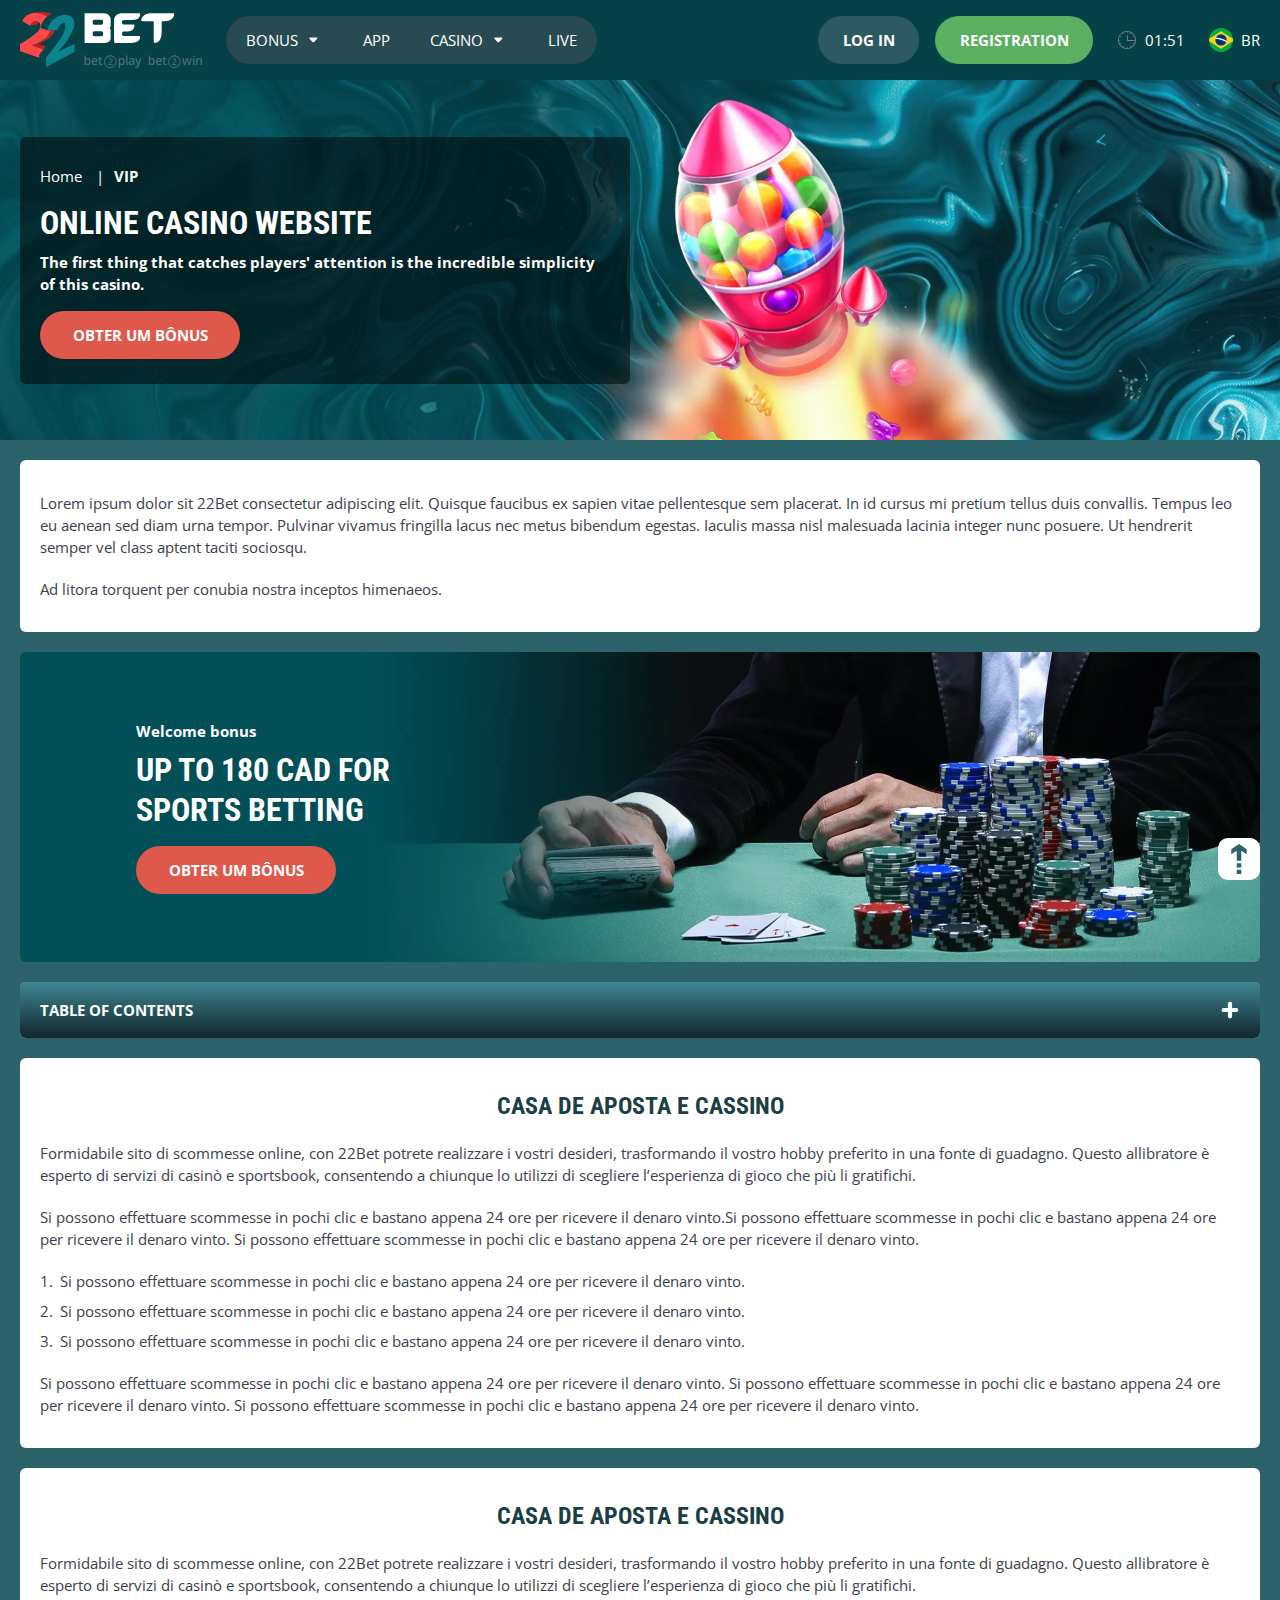
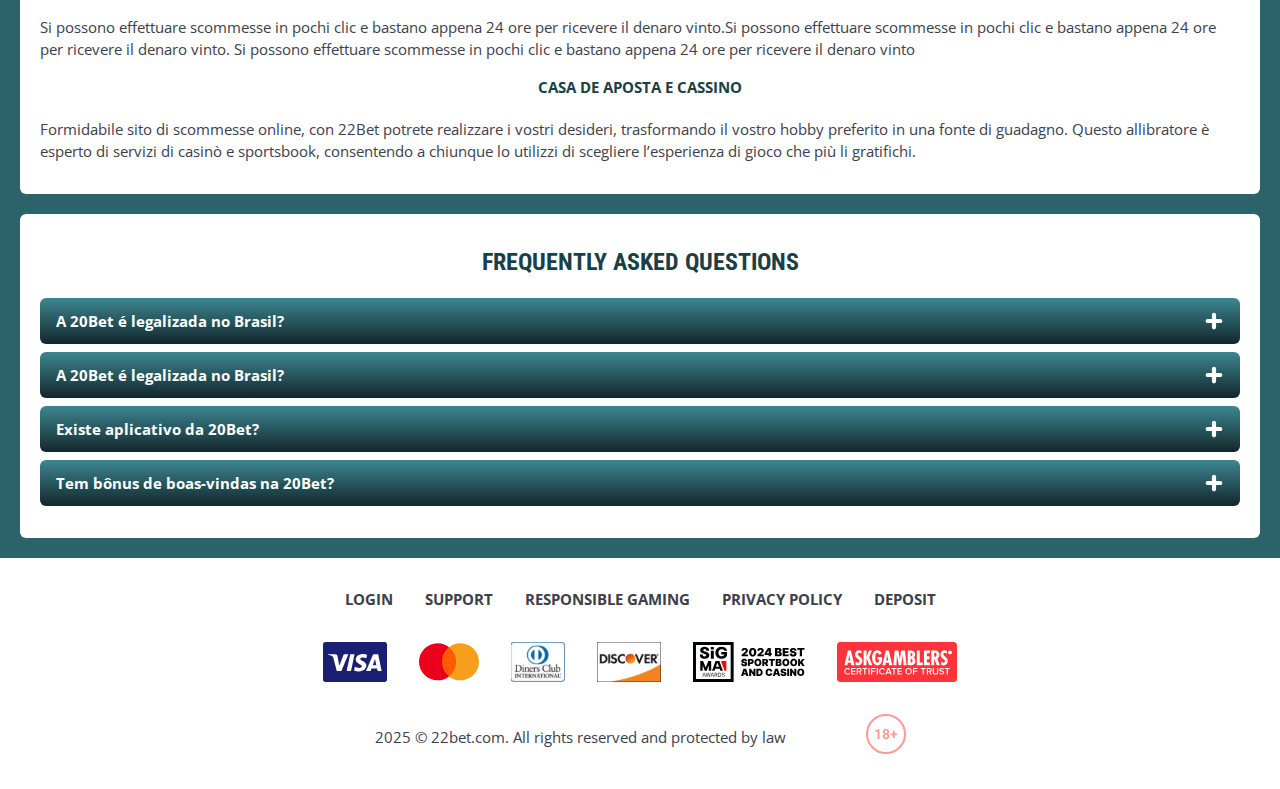
<file: vip.html>
<!DOCTYPE html>
<html lang="br">
  <head>
    <meta charset="UTF-8" />
   
    <meta name="viewport" content="width=device-width, initial-scale=1.0" />
    <title>22Bet </title>
    <meta name="description" content />
    <meta property="og:site_name" content />
    <meta property="og:title" content />
    <meta property="og:type" content="website" />
    <meta property="og:url" content />
    <meta property="og:image" content />
    <meta property="og:image:alt" content />
    <meta property="og:locale" content="br" />
    <meta property="og:description" content />
    <link rel="preconnect" href="https://fonts.googleapis.com" />
    <link rel="preconnect" href="https://fonts.gstatic.com" crossorigin="anonymous" />
   <link href="https://fonts.googleapis.com/css2?family=Open+Sans:ital,wght@0,300..800;1,300..800&display=swap" rel="stylesheet">
<link href="https://fonts.googleapis.com/css?family=Roboto+Condensed&display=swap" rel="stylesheet">

   <link rel="stylesheet" href="./css/reset.css" />
    <link rel="stylesheet" href="./css/main.css" />
    <link rel="stylesheet" href="./css/media.css"/>
    <link rel="icon" href="./images/Group.png" type="image/x-icon"/>
    <script
    src="https://code.jquery.com/jquery-3.6.1.min.js"
    integrity="sha256-o88AwQnZB+VDvE9tvIXrMQaPlFFSUTR+nldQm1LuPXQ="
    crossorigin="anonymous"
  ></script>
  </head>
  <body>
    <header class="header">
      <section class="content header__content">
        <a href="./index.html" class="logo header__logo"
          ><img src="./images/logo.svg" alt="logo" title
        /></a>
        <button class="header__btn-menu" >
          <svg width="16px" height="16px" viewBox="0 0 16 16" xmlns="http://www.w3.org/2000/svg">
              <rect y="0" width="16" height="3" rx="1.5"></rect>
              <rect y="6.5" width="16" height="3" rx="1.5"></rect>
              <rect y="13" width="16" height="3" rx="1.5"></rect>
            </svg>
        </button>

          <nav class="menu header__menu">
            <ul class="header__menu-list">
                
              <li class="">
              <div class="header__menu-wrapper">
                <div class="js-button-expander js-button-expander--menu" >
                <a href="./bonus.html" >
                <span>Bonus</span>
              </a>
              </div>
              <div class="header__menu-wrap js-expand-content js-expand-content--menu">
                <ul >
                  <li>
                    <a href="./freeSpins.html">
                    <span>Free Spins</span>
                  </a></li>
                  <li><a href="./promoCode.html">
                    <span>Promo Code</span>
                  </a>
                </li>
                  <li><a href="./welcomeBonus.html">
                    <span>Welcome Bonus</span>
                  </a>
                </li>
                <li><a href="./vip.html">
                    <span>VIP</span>
                  </a>
                </li>
                </ul>
              </div>
              </div>
               <a href="./bonus.html" class="header__menu-item">
                <span>Bonus</span>
              </a>
            </li>
              <li>
                <a href="./app.html">
                 App
                </a>
              </li>
              
              <li class="">
              <div class="header__menu-wrapper">
                <div class="js-button-expander js-button-expander--menu" >
                <a href="./casino.html" >
                <span> Casino</span>
              </a>
              </div>
              <div class="header__menu-wrap js-expand-content js-expand-content--menu">
                <ul >
                  <li>
                    <a href="./slots.html">
                    <span>Slots</span>
                  </a></li>
                 
                </ul>
              </div>
              </div>
               <a href="./casino.html" class="header__menu-item">
                <span>Casino</span>
              </a>
            </li>
               <li>
                <a href="./live.html">
               Live
                </a>
              </li>
              <li>
                    <a href="./freeSpins.html">
                    <span>Free Spins</span>
                  </a></li>
                  <li><a href="./promoCode.html">
                    <span>Promo Code</span>
                  </a>
                </li>
                  <li><a href="./welcomeBonus.html">
                    <span>Welcome Bonus</span>
                  </a>
                </li>
                <li><a href="./vip.html">
                    <span>VIP</span>
                  </a>
                </li>
             <li>
                    <a href="./slots.html">
                    <span>Slots</span>
                  </a></li>
             
             
            </ul>
            <div class="header__button header__button-menu " >
              <a href="#" class="button  button__login-menu">log in</a>
              <a href="#" class="button button__menu">registration</a>
            </div>
           
          </nav>
            <a href="#" class="button button__login">log in</a>
            <a href="#" class="button button__singup">registration</a>
            <div id="clock" class="header__time">00:00</div>
            <a href="" class="header__flag">
                <span><img src="./images/flag.png" alt="flag" title /></span>
                <span>br</span>
              </a>
      </section>
    </header>
     <main class="main home main-page">
        <section class=" hero hero__page">
           
            <div class="background background-page">
              <img src="./images/layout-images/bg-vip.webp" alt="hero" title />
              
            </div>
            <div class="hero__wrapper hero__wrapper-page">
              <div class="hero__data hero__data-bonus">
                <ul
                class="breadcrumbs "
                
              >
                <li
                  
                >
                  <a href="#" >
                    <span >Home</span></a
                  >
                 
                </li>
                <li
                  
                >
                  <a href="#" > <span >VIP</span></a>
                 
                </li>
              </ul>
                <h1 class="title general hero__title">
                  Online Casino Website
                </h1>
                 <p class="hero__text">The first thing that catches players' attention is the incredible simplicity of this casino.</p>
               
                <a href="#" class="button  hero__button ">Obter um Bônus</a>
               
              </div>
             
            </div>
          </section>
      <section class="main__wrap main__wrap-page">
       
       <section class="content__wrapper content__wrapper-page">

         
        
       
          <section class="content article">
            <p>
             Lorem ipsum dolor sit 22Bet consectetur adipiscing elit. Quisque faucibus ex sapien vitae pellentesque sem placerat. In id cursus mi pretium tellus duis convallis. Tempus leo eu aenean sed diam urna tempor. Pulvinar vivamus fringilla lacus nec metus bibendum egestas. Iaculis massa nisl malesuada lacinia integer nunc posuere. Ut hendrerit semper vel class aptent taciti sociosqu.
            </p>
            <p>
             Ad litora torquent per conubia nostra inceptos himenaeos.
            </p>
          </section>
         
             
             <section class="content banner">
            <div class="background  ">
              
              <img src="./images/layout-images/banner-vip.webp" alt="banner" title />
              
            </div>
            <div class="banner__info">
               <p class="banner__subtitle">Welcome bonus</p>
              <h2 class="title high banner__title-main">
                 
               up to 180 CAD
for sports betting
              </h2>
            
              <a href="#" class="button banner__button">Obter um Bônus</a>
            </div>
          </section>
        
              <section class="content menu-review__content">
              

            
                <div class="menu__review-desk menu__review-content">Table of Contents</div>
                <ul class="menu__review menu__review-list">
                  <li><a href="#">Casa de Aposta e Cassino</a></li>
                    <li><a href="#">Casa de Aposta e Cassino</a></li>
                      <li><a href="#">Casa de Aposta e Cassino</a></li>
                        <li><a href="#">Casa de Aposta e Cassino</a></li>
                          <li><a href="#">Frequently Asked Questions</a></li>
                 
                </ul>
             
          
          </section>
          
        
          <section class="content article">
            <h2 class="title high article__title">Casa de Aposta e Cassino</h2>
             
            <p>
             Formidabile sito di scommesse online, con 22Bet potrete realizzare i vostri desideri, trasformando il vostro hobby preferito in una fonte di guadagno. Questo allibratore è esperto di servizi di casinò e sportsbook, consentendo a chiunque lo utilizzi di scegliere l’esperienza di gioco che più li gratifichi.
            </p>
            <p>
             Si possono effettuare scommesse in pochi clic e bastano appena 24 ore per ricevere il denaro vinto.Si possono effettuare scommesse in pochi clic e bastano appena 24 ore per ricevere il denaro vinto. Si possono effettuare scommesse in pochi clic e bastano appena 24 ore per ricevere il denaro vinto.
            </p>
           <ol>
              <li>Si possono effettuare scommesse in pochi clic e bastano appena 24 ore per ricevere il denaro vinto.</li>
              <li>Si possono effettuare scommesse in pochi clic e bastano appena 24 ore per ricevere il denaro vinto.</li>
              <li>Si possono effettuare scommesse in pochi clic e bastano appena 24 ore per ricevere il denaro vinto.</li>
            </ol>
            <p>Si possono effettuare scommesse in pochi clic e bastano appena 24 ore per ricevere il denaro vinto. Si possono effettuare scommesse in pochi clic e bastano appena 24 ore per ricevere il denaro vinto. Si possono effettuare scommesse in pochi clic e bastano appena 24 ore per ricevere il denaro vinto.</p>
          </section>
         
         
           <section class="content article">
            <h2 class="title high article__title">Casa de Aposta e Cassino</h2>
            <p>Formidabile sito di scommesse online, con 22Bet potrete realizzare i vostri desideri, trasformando il vostro hobby preferito in una fonte di guadagno. Questo allibratore è esperto di servizi di casinò e sportsbook, consentendo a chiunque lo utilizzi di scegliere l’esperienza di gioco che più li gratifichi.</p>
            <p>Si possono effettuare scommesse in pochi clic e bastano appena 24 ore per ricevere il denaro vinto.Si possono effettuare scommesse in pochi clic e bastano appena 24 ore per ricevere il denaro vinto. Si possono effettuare scommesse in pochi clic e bastano appena 24 ore per ricevere il denaro vinto</p>
            <h3>Casa de Aposta e Cassino</h3>
            <p>Formidabile sito di scommesse online, con 22Bet potrete realizzare i vostri desideri, trasformando il vostro hobby preferito in una fonte di guadagno. Questo allibratore è esperto di servizi di casinò e sportsbook, consentendo a chiunque lo utilizzi di scegliere l’esperienza di gioco che più li gratifichi.</p>
           </section>

          <section class="content faq">
            <h2 class="title high faq__title">Frequently Asked Questions</h2>
            <ul class="faq__list " >
              <li class="faq__item"  >
                <h3 class="title medium faq__subtitle js-button-expander js-button-expander--faq"  >A 20Bet é legalizada no Brasil?
                 </h3>
                <div  class="faq__answer js-expand-content js-expand-content--faq" >
                  <p  >
                    Sim, a casa de apostas tem licença emitida por Curaçao, que é reconhecida no Brasil e a permite atuar por aqui.
                  </p>
                </div>
              </li>
              <li class="faq__item"  >
                <h3 class="title medium faq__subtitle js-button-expander js-button-expander--faq"  >A 20Bet é legalizada no Brasil?</h3>
                <div class="faq__answer js-expand-content js-expand-content--faq" >
                  <p  >
                    Sim, a casa de apostas tem licença emitida por Curaçao, que é reconhecida no Brasil e a permite atuar por aqui.
                  </p>
                </div>
              </li> 
              <li class="faq__item"  >
                <h3 class="title medium faq__subtitle js-button-expander js-button-expander--faq"  >Existe aplicativo da 20Bet?</h3>
                <div class="faq__answer js-expand-content js-expand-content--faq" >
                  <p  >
                   Sim, disponível para sistemas operacionais iOS e Android.
                  </p>
                </div>
              </li> 
              <li class="faq__item"  >
                <h3 class="title medium faq__subtitle js-button-expander js-button-expander--faq"  >Tem bônus de boas-vindas na 20Bet?</h3>
                <div class="faq__answer js-expand-content js-expand-content--faq" >
                  <p  >
                   O pacote especial para novos usuários da 20Bet paga 100% sobre o primeiro depósito, com limite de 600 BRL.
                  </p>
                </div>
              </li> 
             
            </ul>
          </section>
          
        </section> 
      
        <div class=""  onclick="scrollToTop()">
          <button class="main__arrow" id="scrollToTopBtn"></button>
        </div> 
        
      </section>
    </main> 
       <footer class=" footer ">
      <section class="content footer__content">
        <ul class="footer__menu">
         <li><a href="./login.html">Login</a></li>
         <li><a href="./support.html">Support</a></li>
         <li><a href="./responsible.html">Responsible Gaming</a></li>
         <li><a href="./policy.html">Privacy Policy</a></li>
         <li><a href="./deposit.html">Deposit</a></li>
        </ul>
       
          <ul class="footer__cards-list">
           
            <li>
              <a href="#"
                ><img src="./images/visa.svg" alt="cardvisa" title
              /></a>
            </li>
            <li>
              <a href="#"
                ><img
                  src="./images/mastercard.svg"
                  alt="mastercard"
                  title
              /></a>
            </li>
            <li>
                <a href="#"
                  ><img src="./images/diners.svg" alt="diners" title
                /></a>
              </li>
              <li>
                <a href="#"
                  ><img src="./images/discover.svg" alt="discover" title
                /></a>
              </li>
              <li>
                <a href="#"
                  ><img src="./images/sigma.svg" alt="sigma" title
                /></a>
              </li>
              <li>
                <a href="#"
                  ><img src="./images/ask.svg" alt="ask" title
                /></a>
              </li>
            
          </ul>
       
        <div class="footer__wrapp">
          <div class="footer__text">
           
            <p>2025 &copy; 22bet.com. All rights reserved and protected by law
</p>
           
          </div>
          <div class="footer__age">
            <img src="./images/age.svg" alt="age" title />
          </div>
        </div>
      
      </section>
    </footer>
    <script src="./js/arrowUp.js" defer></script>
    <script src="./js/sidebar.js" defer></script>
    <script src="./js/expander.js" defer></script>
    <script src="./js/mobile-menu.js" defer></script>
    <script src="./js/clock.js" defer></script>
  </body>
</html>
</file>
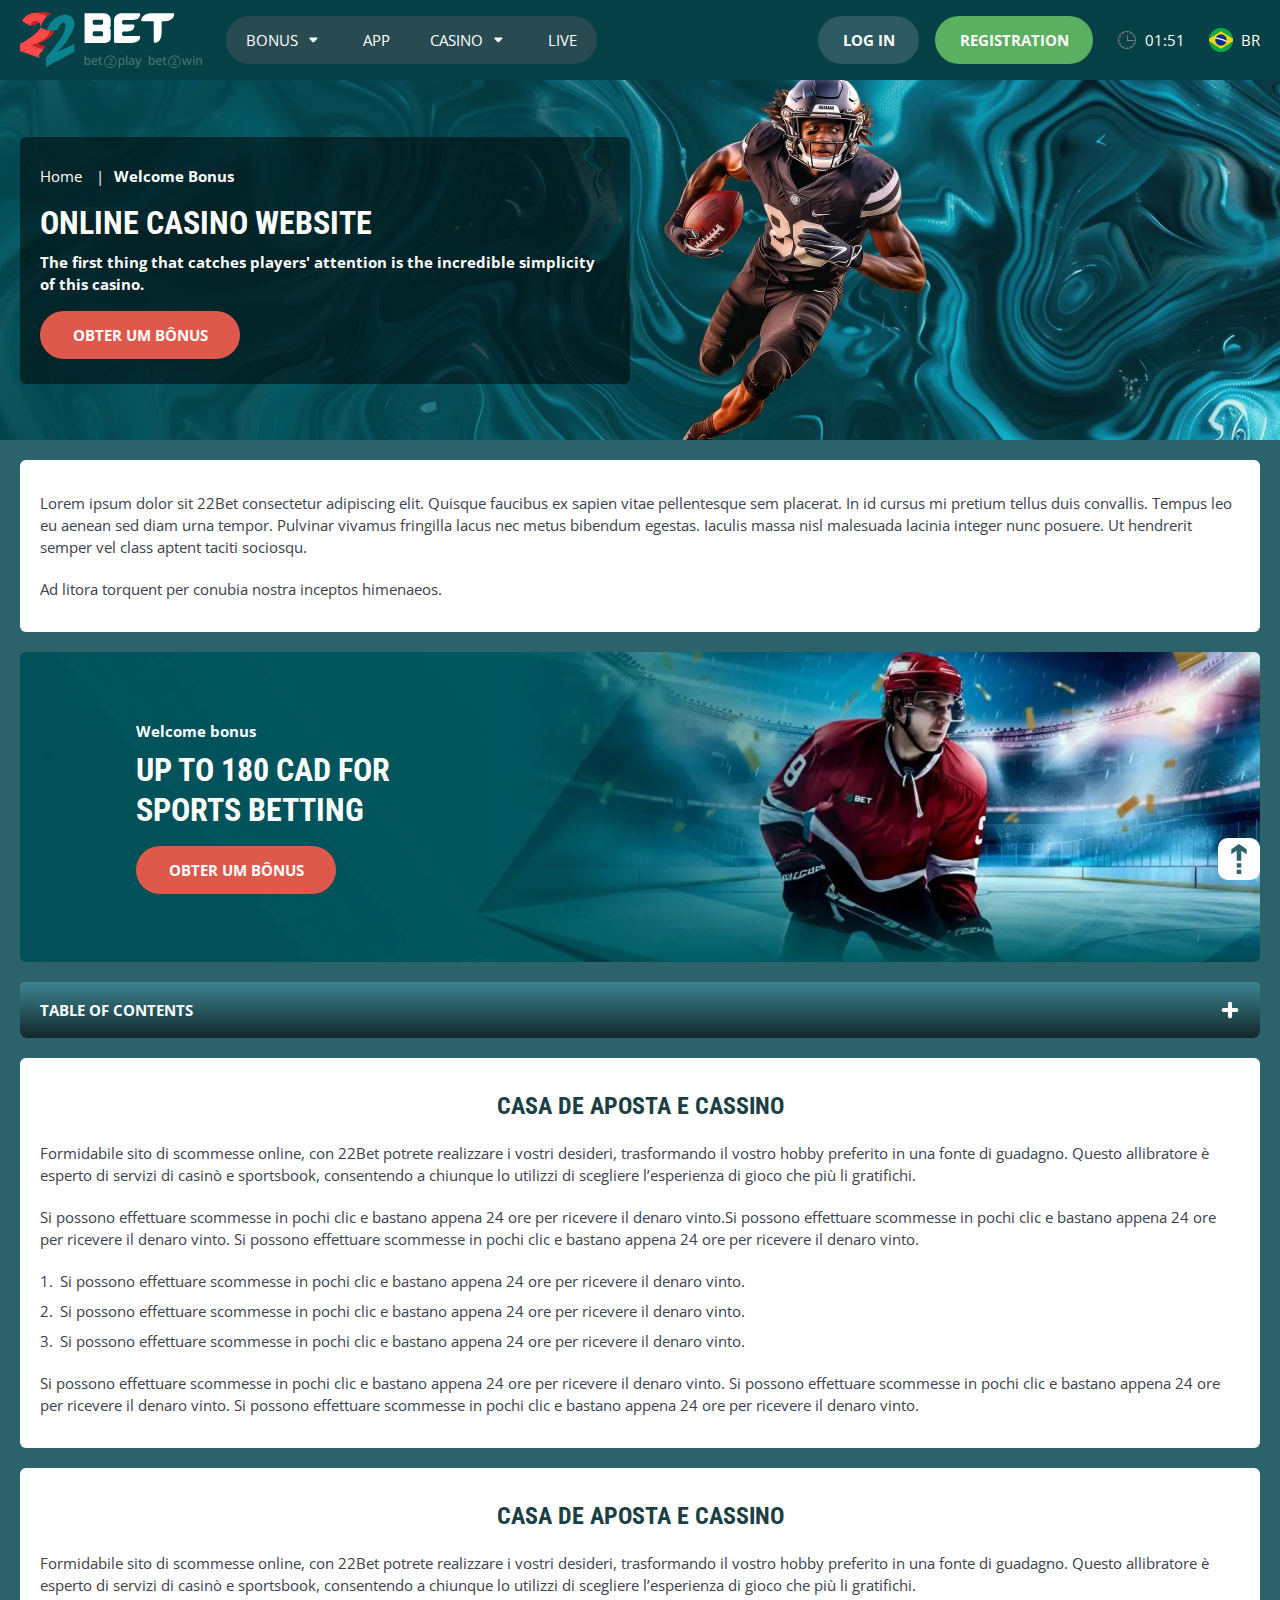
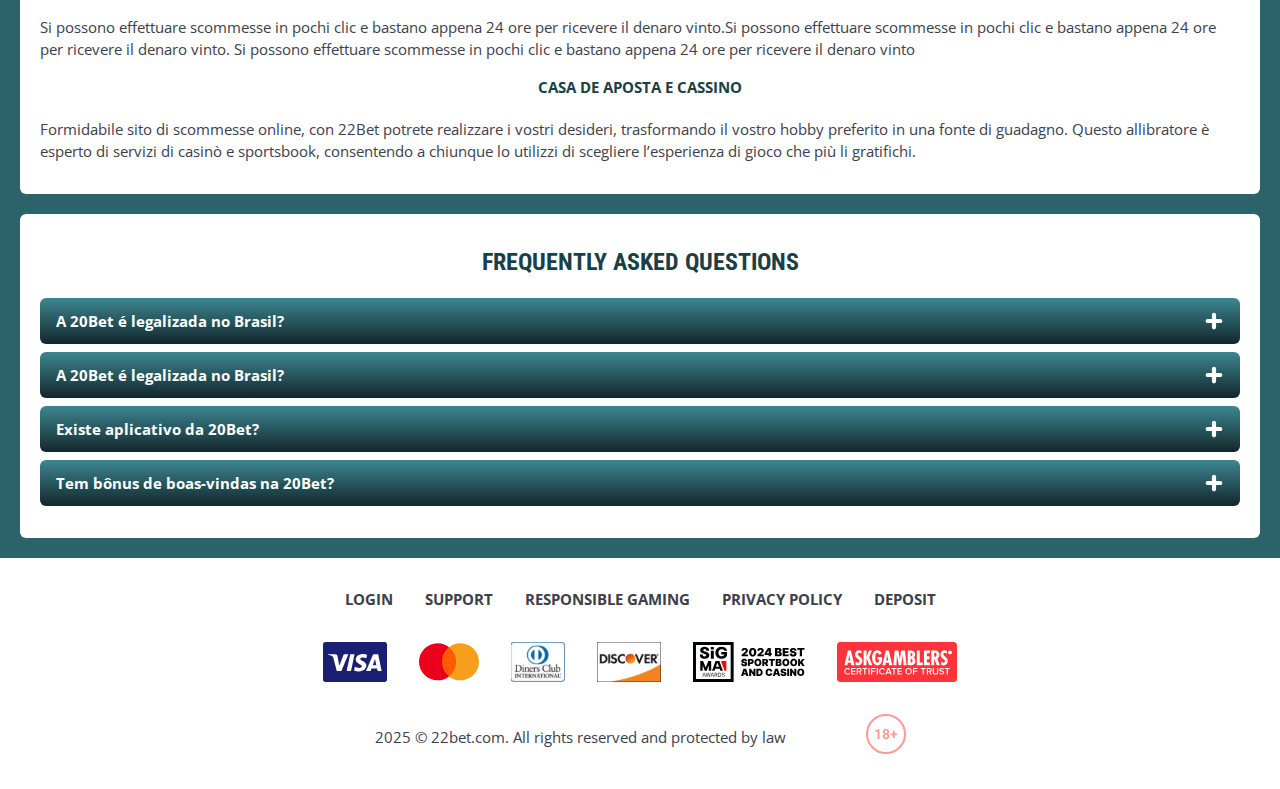
<file: welcomeBonus.html>
<!DOCTYPE html>
<html lang="br">
  <head>
    <meta charset="UTF-8" />
   
    <meta name="viewport" content="width=device-width, initial-scale=1.0" />
    <title>22Bet </title>
    <meta name="description" content />
    <meta property="og:site_name" content />
    <meta property="og:title" content />
    <meta property="og:type" content="website" />
    <meta property="og:url" content />
    <meta property="og:image" content />
    <meta property="og:image:alt" content />
    <meta property="og:locale" content="br" />
    <meta property="og:description" content />
    <link rel="preconnect" href="https://fonts.googleapis.com" />
    <link rel="preconnect" href="https://fonts.gstatic.com" crossorigin="anonymous" />
   <link href="https://fonts.googleapis.com/css2?family=Open+Sans:ital,wght@0,300..800;1,300..800&display=swap" rel="stylesheet">
<link href="https://fonts.googleapis.com/css?family=Roboto+Condensed&display=swap" rel="stylesheet">

   <link rel="stylesheet" href="./css/reset.css" />
    <link rel="stylesheet" href="./css/main.css" />
    <link rel="stylesheet" href="./css/media.css"/>
    <link rel="icon" href="./images/Group.png" type="image/x-icon"/>
    <script
    src="https://code.jquery.com/jquery-3.6.1.min.js"
    integrity="sha256-o88AwQnZB+VDvE9tvIXrMQaPlFFSUTR+nldQm1LuPXQ="
    crossorigin="anonymous"
  ></script>
  </head>
  <body>
    <header class="header">
      <section class="content header__content">
        <a href="./index.html" class="logo header__logo"
          ><img src="./images/logo.svg" alt="logo" title
        /></a>
        <button class="header__btn-menu" >
          <svg width="16px" height="16px" viewBox="0 0 16 16" xmlns="http://www.w3.org/2000/svg">
              <rect y="0" width="16" height="3" rx="1.5"></rect>
              <rect y="6.5" width="16" height="3" rx="1.5"></rect>
              <rect y="13" width="16" height="3" rx="1.5"></rect>
            </svg>
        </button>

          <nav class="menu header__menu">
            <ul class="header__menu-list">
                
              <li class="">
              <div class="header__menu-wrapper">
                <div class="js-button-expander js-button-expander--menu" >
                <a href="./bonus.html" >
                <span>Bonus</span>
              </a>
              </div>
              <div class="header__menu-wrap js-expand-content js-expand-content--menu">
                <ul >
                  <li>
                    <a href="./freeSpins.html">
                    <span>Free Spins</span>
                  </a></li>
                  <li><a href="./promoCode.html">
                    <span>Promo Code</span>
                  </a>
                </li>
                  <li><a href="./welcomeBonus.html">
                    <span>Welcome Bonus</span>
                  </a>
                </li>
                <li><a href="./vip.html">
                    <span>VIP</span>
                  </a>
                </li>
                </ul>
              </div>
              </div>
               <a href="./bonus.html" class="header__menu-item">
                <span>Bonus</span>
              </a>
            </li>
              <li>
                <a href="./app.html">
                 App
                </a>
              </li>
              
              <li class="">
              <div class="header__menu-wrapper">
                <div class="js-button-expander js-button-expander--menu" >
                <a href="./casino.html" >
                <span> Casino</span>
              </a>
              </div>
              <div class="header__menu-wrap js-expand-content js-expand-content--menu">
                <ul >
                  <li>
                    <a href="./slots.html">
                    <span>Slots</span>
                  </a></li>
                 
                </ul>
              </div>
              </div>
               <a href="./casino.html" class="header__menu-item">
                <span>Casino</span>
              </a>
            </li>
               <li>
                <a href="./live.html">
               Live
                </a>
              </li>
              <li>
                    <a href="./freeSpins.html">
                    <span>Free Spins</span>
                  </a></li>
                  <li><a href="./promoCode.html">
                    <span>Promo Code</span>
                  </a>
                </li>
                  <li><a href="./welcomeBonus.html">
                    <span>Welcome Bonus</span>
                  </a>
                </li>
                <li><a href="./vip.html">
                    <span>VIP</span>
                  </a>
                </li>
             <li>
                    <a href="./slots.html">
                    <span>Slots</span>
                  </a></li>
             
             
            </ul>
            <div class="header__button header__button-menu " >
              <a href="#" class="button  button__login-menu">log in</a>
              <a href="#" class="button button__menu">registration</a>
            </div>
           
          </nav>
            <a href="#" class="button button__login">log in</a>
            <a href="#" class="button button__singup">registration</a>
            <div id="clock" class="header__time">00:00</div>
            <a href="" class="header__flag">
                <span><img src="./images/flag.png" alt="flag" title /></span>
                <span>br</span>
              </a>
      </section>
    </header>
     <main class="main home main-page">
        <section class=" hero hero__page">
           
            <div class="background background-page">
              <img src="./images/layout-images/bg-welcome.webp" alt="hero" title />
              
            </div>
            <div class="hero__wrapper hero__wrapper-page">
              <div class="hero__data hero__data-bonus">
                <ul
                class="breadcrumbs "
                
              >
                <li
                  
                >
                  <a href="#" >
                    <span >Home</span></a
                  >
                 
                </li>
                <li
                  
                >
                  <a href="#" > <span >Welcome Bonus</span></a>
                 
                </li>
              </ul>
                <h1 class="title general hero__title">
                  Online Casino Website
                </h1>
                 <p class="hero__text">The first thing that catches players' attention is the incredible simplicity of this casino.</p>
               
                <a href="#" class="button  hero__button ">Obter um Bônus</a>
               
              </div>
             
            </div>
          </section>
      <section class="main__wrap main__wrap-page">
       
       <section class="content__wrapper content__wrapper-page">

         
        
       
          <section class="content article">
            <p>
             Lorem ipsum dolor sit 22Bet  consectetur adipiscing elit. Quisque faucibus ex sapien vitae pellentesque sem placerat. In id cursus mi pretium tellus duis convallis. Tempus leo eu aenean sed diam urna tempor. Pulvinar vivamus fringilla lacus nec metus bibendum egestas. Iaculis massa nisl malesuada lacinia integer nunc posuere. Ut hendrerit semper vel class aptent taciti sociosqu.
            </p>
            <p>
             Ad litora torquent per conubia nostra inceptos himenaeos.
            </p>
          </section>
         
             
             <section class="content banner">
            <div class="background ">
              
              <img src="./images/layout-images/banner-welcome.webp" alt="banner" title />
              
            </div>
            <div class="banner__info">
               <p class="banner__subtitle">Welcome bonus</p>
              <h2 class="title high banner__title-main">
                 
               up to 180 CAD
for sports betting
              </h2>
            
              <a href="#" class="button banner__button">Obter um Bônus</a>
            </div>
          </section>
        
              <section class="content menu-review__content">
              

            
                <div class="menu__review-desk menu__review-content">Table of Contents</div>
                <ul class="menu__review menu__review-list">
                  <li><a href="#">Casa de Aposta e Cassino</a></li>
                    <li><a href="#">Casa de Aposta e Cassino</a></li>
                      <li><a href="#">Casa de Aposta e Cassino</a></li>
                        <li><a href="#">Casa de Aposta e Cassino</a></li>
                          <li><a href="#">Frequently Asked Questions</a></li>
                 
                </ul>
             
          
          </section>
          
        
          <section class="content article">
            <h2 class="title high article__title">Casa de Aposta e Cassino</h2>
             
            <p>
             Formidabile sito di scommesse online, con 22Bet potrete realizzare i vostri desideri, trasformando il vostro hobby preferito in una fonte di guadagno. Questo allibratore è esperto di servizi di casinò e sportsbook, consentendo a chiunque lo utilizzi di scegliere l’esperienza di gioco che più li gratifichi.
            </p>
            <p>
             Si possono effettuare scommesse in pochi clic e bastano appena 24 ore per ricevere il denaro vinto.Si possono effettuare scommesse in pochi clic e bastano appena 24 ore per ricevere il denaro vinto. Si possono effettuare scommesse in pochi clic e bastano appena 24 ore per ricevere il denaro vinto.
            </p>
           <ol>
              <li>Si possono effettuare scommesse in pochi clic e bastano appena 24 ore per ricevere il denaro vinto.</li>
              <li>Si possono effettuare scommesse in pochi clic e bastano appena 24 ore per ricevere il denaro vinto.</li>
              <li>Si possono effettuare scommesse in pochi clic e bastano appena 24 ore per ricevere il denaro vinto.</li>
            </ol>
            <p>Si possono effettuare scommesse in pochi clic e bastano appena 24 ore per ricevere il denaro vinto. Si possono effettuare scommesse in pochi clic e bastano appena 24 ore per ricevere il denaro vinto. Si possono effettuare scommesse in pochi clic e bastano appena 24 ore per ricevere il denaro vinto.</p>
          </section>
         
         
           <section class="content article">
            <h2 class="title high article__title">Casa de Aposta e Cassino</h2>
            <p>Formidabile sito di scommesse online, con 22Bet potrete realizzare i vostri desideri, trasformando il vostro hobby preferito in una fonte di guadagno. Questo allibratore è esperto di servizi di casinò e sportsbook, consentendo a chiunque lo utilizzi di scegliere l’esperienza di gioco che più li gratifichi.</p>
            <p>Si possono effettuare scommesse in pochi clic e bastano appena 24 ore per ricevere il denaro vinto.Si possono effettuare scommesse in pochi clic e bastano appena 24 ore per ricevere il denaro vinto. Si possono effettuare scommesse in pochi clic e bastano appena 24 ore per ricevere il denaro vinto</p>
            <h3>Casa de Aposta e Cassino</h3>
            <p>Formidabile sito di scommesse online, con 22Bet potrete realizzare i vostri desideri, trasformando il vostro hobby preferito in una fonte di guadagno. Questo allibratore è esperto di servizi di casinò e sportsbook, consentendo a chiunque lo utilizzi di scegliere l’esperienza di gioco che più li gratifichi.</p>
           </section>

          <section class="content faq">
            <h2 class="title high faq__title">Frequently Asked Questions</h2>
            <ul class="faq__list " >
              <li class="faq__item"  >
                <h3 class="title medium faq__subtitle js-button-expander js-button-expander--faq"  >A 20Bet é legalizada no Brasil?
                 </h3>
                <div  class="faq__answer js-expand-content js-expand-content--faq" >
                  <p  >
                    Sim, a casa de apostas tem licença emitida por Curaçao, que é reconhecida no Brasil e a permite atuar por aqui.
                  </p>
                </div>
              </li>
              <li class="faq__item"  >
                <h3 class="title medium faq__subtitle js-button-expander js-button-expander--faq"  >A 20Bet é legalizada no Brasil?</h3>
                <div class="faq__answer js-expand-content js-expand-content--faq" >
                  <p  >
                    Sim, a casa de apostas tem licença emitida por Curaçao, que é reconhecida no Brasil e a permite atuar por aqui.
                  </p>
                </div>
              </li> 
              <li class="faq__item"  >
                <h3 class="title medium faq__subtitle js-button-expander js-button-expander--faq"  >Existe aplicativo da 20Bet?</h3>
                <div class="faq__answer js-expand-content js-expand-content--faq" >
                  <p  >
                   Sim, disponível para sistemas operacionais iOS e Android.
                  </p>
                </div>
              </li> 
              <li class="faq__item"  >
                <h3 class="title medium faq__subtitle js-button-expander js-button-expander--faq"  >Tem bônus de boas-vindas na 20Bet?</h3>
                <div class="faq__answer js-expand-content js-expand-content--faq" >
                  <p  >
                   O pacote especial para novos usuários da 20Bet paga 100% sobre o primeiro depósito, com limite de 600 BRL.
                  </p>
                </div>
              </li> 
             
            </ul>
          </section>
          
        </section> 
      
        <div class=""  onclick="scrollToTop()">
          <button class="main__arrow" id="scrollToTopBtn"></button>
        </div> 
        
      </section>
    </main> 
   <footer class=" footer ">
      <section class="content footer__content">
        <ul class="footer__menu">
         <li><a href="./login.html">Login</a></li>
         <li><a href="./support.html">Support</a></li>
         <li><a href="./responsible.html">Responsible Gaming</a></li>
         <li><a href="./policy.html">Privacy Policy</a></li>
         <li><a href="./deposit.html">Deposit</a></li>
        </ul>
       
          <ul class="footer__cards-list">
           
            <li>
              <a href="#"
                ><img src="./images/visa.svg" alt="cardvisa" title
              /></a>
            </li>
            <li>
              <a href="#"
                ><img
                  src="./images/mastercard.svg"
                  alt="mastercard"
                  title
              /></a>
            </li>
            <li>
                <a href="#"
                  ><img src="./images/diners.svg" alt="diners" title
                /></a>
              </li>
              <li>
                <a href="#"
                  ><img src="./images/discover.svg" alt="discover" title
                /></a>
              </li>
              <li>
                <a href="#"
                  ><img src="./images/sigma.svg" alt="sigma" title
                /></a>
              </li>
              <li>
                <a href="#"
                  ><img src="./images/ask.svg" alt="ask" title
                /></a>
              </li>
            
          </ul>
       
        <div class="footer__wrapp">
          <div class="footer__text">
           
           <p>2025 &copy; 22bet.com. All rights reserved and protected by law
</p>
           
          </div>
          <div class="footer__age">
            <img src="./images/age.svg" alt="age" title />
          </div>
        </div>
      
      </section>
    </footer>
    <script src="./js/arrowUp.js" defer></script>
    <script src="./js/sidebar.js" defer></script>
    <script src="./js/expander.js" defer></script>
    <script src="./js/mobile-menu.js" defer></script>
    <script src="./js/clock.js" defer></script>
  </body>
</html>
</file>
<file: css/main.css>
html{
    -webkit-text-size-adjust: 100%;
    scroll-behavior: smooth;
  }
  
  body {
      display: block;
      position: relative;
      width: 100%;
      background: #2C626A;

      font-family: 'Open Sans', sans-serif;
      font-size: 15px;
      font-weight: 400;
      line-height: 22px;
      text-align: left;
      color: #3C404B;
      overflow-x: hidden;
    }
  
    
    .content {
      display: block;
      position: relative;
      width: 100%;
      max-width: 1020px;
      max-width: 100%;
      /* overflow: hidden; */
      border-radius: 6px;
      background: #ffffff;
      padding:32px 20px;
      margin: 0 auto 20px auto;
    }
    
    h1,
    h2,
    h3,
    h4,
    .title {
      display: block;
      position: relative;
      font-size: 32px;
      font-weight: 700;
      line-height: 40px;
      text-align: center;
      color: #ffffff;
    }
    
    h1,
    .title.general {
      text-transform: uppercase;
    }
    
    h2,
    .title.high {
      display: flex;
      align-items: center;
      justify-content: center;
      font-size: 24px;
      line-height: 32px;
      color:#1A4045;
      text-transform: uppercase;
      font-family: 'Roboto Condensed', sans-serif;
    
    }

    
    h3,
    title.medium {
      font-size: 15px;
      line-height: 22px;
      text-align:center;
      color:#1A4045;
      text-transform: uppercase;
    }
    
    article > *,
    .article > *,
    .desk > * {
      margin-top: 20px;
    }
    
    article > *:first-child,
    .article > *:first-child,
    .desk > *:first-child {
      margin-top: 0 !important;
    }
    
    article > h2,
    .article > h2,
    .desk > h2 {
      margin-top: 32px;
    }
    
    article > h3,
    .article > h3,
    .desk > h3 {
      margin-top: 16px;
    }
    
    .button {
      
      position: relative;
    display: inline-block;
      min-width: 200px;
      height: 48px;
      border-radius: 50px;
      background: #DE594C;

      overflow: hidden;
      font-size: 15px;
      font-weight: 700;
      line-height: 22px;
      text-align: center;
      text-decoration: none;
      text-transform: uppercase;
      color: #ffffff;
      white-space: nowrap;
      cursor: pointer;
      padding: 13px 24px;
      margin: 0 auto;
    
      transition: all 0.5s;
    }
    
    .button:hover {
      background: #2DB155;

    }
    
    
    .header,
    .main ,.footer {
      display: flex;
      position: relative;
      justify-content: space-between;
      align-items: center;
     
      max-width: 1440px;
      max-width: 100%;
      
      margin: 0 auto;
    }
    
    .background{
      display: block;
      position: absolute;
      bottom: 0;left: 0;
      height: 100%;
      width: 100%;
      overflow: hidden;
    }
    
    .background img{
      position: relative;
      width: 100%;height: 100%;object-fit: cover;
      
    }

    .background-page img{
      border-radius: 0;
    }
    
    .images img{
      border-radius: 6px;
      width: 100%;
      height: 100%;
      overflow: hidden;
      display: block;
    }

    .faq {
      overflow-anchor: none;
    }
    
    /* -------------------HEADER---------------- */
    .header {
      position: fixed;
      top: 0;
      left: 0;
      right: 0;
      width: 100%;
      z-index: 100;
      background: #054146;
      
    }
    
    .header__content {
      position: relative;
      display: flex;
      flex-direction: row;
      align-items: center;
      justify-content: space-between;
      max-width: 1300px;
      max-height: 80px;
      border-radius: 0;
      background: #054146;
      padding: 16px 30px;
      margin: 0 auto;
    }
    
    .logo {
      display: block;
      position: relative;
      flex: 0 0 182px;
      margin-right: 24px;
    }
    
    .logo img {
      display: block;
      position: relative;
      width: auto;
      max-height: 56px;
    }
    
    .logo:hover{
      transform: scale(1.1);
    }
    .header__menu {
      display: flex;
      white-space: nowrap;
      max-height: calc(100vh - 70px);
    /* overflow-y: auto; */
    }
    
    
    
    .header__menu-list {
      display: flex;
      justify-content: center;
      align-items: center;
      white-space: nowrap;
      flex: 1 1 auto;
      
     background: #274B50;
      border-radius: 50px;
     


    }
    .header__menu-list li {
      display: block;
      padding:  13px 20px;
    }
    
    .header__menu-list li a {
      display: inline-flex;
      position: relative;
      align-items: center;
      font-weight: 400;
      font-size: 15px;
      line-height: 22px;
      text-transform: uppercase;
      color:#FFFFFF;
      transition: all 0.5s;
     
    }
    
    .header__menu-list li:hover {
     background: #3D5D62;
border-radius: 50px;
      
    }
    
    .menu a{
      display: none;
    }
    
  
    span {
      display: inline-block;
    }
    
    .header__menu-list a img,
    .header__flag img {
      width: 24px;
      height: 24px;
      vertical-align: middle;
    }
    
    /* .header__menu-list a span:last-child {
      margin-left: 16px;
    } */
    
    .header__flag span:first-child {
      flex: 0 1 24px;
      margin-right: 8px;
      
    }

    .header__menu-wrap {
    display: none;
    display: block;
    position: absolute;
    left: 0;
    top: 55px;
    min-width: 120px;
    height: auto;
    background: #102C30;
    border-radius: 6px;
    padding: 8px 16px;
    z-index: 100;
    overflow-y: hidden;
}

.header__menu-wrap ul{
  display: flex;
  flex-direction: column;
  gap: 8px;
}
.header__menu-wrap ul li{
  padding: 0;
}

.header__menu-wrap ul li:hover{
  background: none;
  
}
.header__menu-list li:first-child a ,.header__menu-list li:nth-child(3) a{
    position: relative;
    padding-right: 25px;
}

.header__menu-list .header__menu-item {
    display: none;
}

.header__menu-list li:first-child .header__menu-item {
    padding-left: 0;
}


.header__menu-list > li {
  position: relative;
}

.header__menu-wrap ul li:nth-last-child(-n+4){
  display: block;
}

.header__menu-list li:nth-last-child(-n+5) {
    display: none;
}

.header__menu-list li .header__menu-wrap ul li a{
  color:#FFFFFF !important;
  padding-right: 12px;
}

.header__menu-list li .header__menu-wrap ul li a:hover{
text-decoration: underline !important;
}

.header__menu-list li .header__menu-wrap ul li a::after{
  display: none;
}

.header__menu-wrap.js-expand-content.expanded {
  height: auto;
}
.header__menu-list li:first-child a::after, .header__menu-list li:nth-child(3) a::after{
  content: '';
  display: block;position: absolute;
  width: 20px;height: 20px;
  right: 0;
  top: 50%;
  transform: translateY(-50%);
  background: url(../images/menu-arrowDown.svg) no-repeat center center / contain;
  transition: transform 0.5s ease;
}

.header__menu-list li:first-child.active a::after,.header__menu-list li:nth-child(3).active a::after{
transform: translateY(-50%) rotate(180deg);
}

.header__menu-list li:first-child:hover a::after,.header__menu-list li:nth-child(3):hover a::after{
transform: translateY(-50%) rotate(180deg);
}

li.active .header__menu-wrap{
display: flex;
  gap: 8px;
}
    .header__flag {
      display: flex
;
    align-items: center;
      margin-left: 24px;
      color:#ffffff;
      text-transform: uppercase;
    }

    .button__login{
        margin-left: auto;
    }

    .button__login{
      line-height: 22px;
        min-width: 101px;
       background: #2D5A61;
        padding: 13px 24px;
        margin: 0 16px 0 auto;
    }
    
 .button__singup{
  line-height: 22px;
  min-width: 158px;
  padding: 13px 24px;
  background: #5AB060;

    margin: 0;
 }

 .button__singup:hover{
  background: #185A61;
 }
    

   
    .button__login:hover {
      background: #2DB155;
    }
    
    .header__btn-menu{
      display: block;
      flex: 0 1 auto;
      min-width: 0;
      border:1px solid #ffffff; 
      border-radius: 10px;
      background: #054146;

      padding: 12px;
      margin-left: 12px;
      order: 3;
     
      
    }
    
    
    svg {
      position: relative;
      fill: #ffffff;
      line-height: 1;
      vertical-align: 1;
    }
      .header__time{
        color:#FFFFFF;
        position: relative;
        padding-left: 28px;
        margin-left: 24px;
    }
     
       .header__time::before{
      content: '';
      display: block;position: absolute;
      top: 50%;
      transform: translateY(-50%);
      width: 18px;height: 18px;
      left: 1px;
      background: url(../images/clock.svg) no-repeat center center / contain;
    } 

     
    
    
    /* ------------------ MAIN------------- */
    .main.home{
      display: flex;
     
    }
    
    .main__wrap {
      display: flex;
      position: relative;
      flex: 1 1 100%;
      justify-content: center;
      align-items: stretch;
      max-width: 1300px;
      padding: 20px 30px;
      margin: 0 auto;
    }
    
    
    
   
    .menu__review-content::after {
      content: "";
      position: absolute;
      right: 20px;
      top:50%;
      transform: translateY(-50%);
      width:20px;
      height:20px;
     background: url(../images/faq-plus.svg) no-repeat center center / contain;
      transition:  all 0.5s;
    }

   
    
   
    
    .menu__review-content.active::after {
    background: url(../images/faq-minus.svg) no-repeat center center / contain;
      transform: translateY(-50%) rotate(180deg);
    }
    
    .menu-review__content{
     overflow: hidden;
      padding: 0;
      margin-bottom: 20px;
     background: #C4D8DB;


    }
  
    .menu__review-content{
      position: relative;
      padding:17px 60px 17px 20px;
      color:#ffffff;
      font-weight: 700;
      /* border-radius: 6px 6px 0 0; */
      text-transform: uppercase;
background: linear-gradient(180deg, #3D8691 0%, #12272B 100%);



    }

   
    .menu__review li a {
     color: #3C404B;
      position: relative;
      white-space: nowrap;
    }
  
    .menu__review li:hover a{
      color: #007E91;
      font-weight: 700;
      font-size: 15px;
      
    }

    .menu__review li:hover{
      /* border-left: 2px solid #054146; */
     
    }
   
   
     
    .menu__review.active{
      display: block;
       background: #C4D8DB;

      border-radius: 0 0 6px 6px;
    }
    .menu__review-list{
      padding: 0;
    }
    .menu__review-list li{
      padding: 8px 16px;
    }
    .content__wrapper {
      
    
      flex: 0 1 100% ;
    }

    
  
      
    /* -----------hero ----------- */
    .content__wrapper{
      position: relative;
       
     
    
    }
    
    .hero{
      padding: 0;
      min-height: 360px;
      display: flex;
      background:none;
  
      align-items: center;
      padding: 24px 24px 24px 0;
  }
    
    .hero__wrapper {
     
      display: flex;
      align-items: center;
     
    }
    
  
    .hero__data{
    display: block;
      position: relative;
        max-width: 610px;
      padding: 12px; 
    }
    
    .hero__title{
      margin-bottom: 8px;
      text-align: start;
      font-family: 'Roboto Condensed', sans-serif;
      
    }
  
    .hero__data p{
      color:#ffffff;
      font-weight: 700;
      text-transform: none;
      margin-bottom: 16px;
    }
    
    
    .hero__rating {
      display: flex;
      font-weight: 700;
      align-items: center;
      text-transform: uppercase;
      color:#ffffff;
      margin-bottom: 8px;
    }
    
    .hero__rating p{
       text-transform: uppercase;
     margin-right: 10px;
     margin-bottom: 0;
    
     
    }
    .hero__button{
      display: inline-block;
    
      
      
      
      
    }

    .hero__data  li:nth-child(1) span{
      font-weight: 400;
      padding-left: 0;
    }
    .hero__data span{
      font-size: 15px;
      font-weight: 700;
      line-height: 18px;
     
        color:#FFFFFF;
        white-space: nowrap;
    }

    
    
   .hero__data .hero__span{
      font-weight: 400;
      font-size: 12px;line-height: 18px;
      color:#ffffff;
    }
    
    
    
 

/* ------------features------ */

  
.features__wrap {
  display: flex;
  gap:20px;
}
.features__list,
.features__table {
 
  
  border-radius: 6px;
  

}

.features__title{
  margin-bottom: 16px;

}

.features__list li {
  display: flex;
  gap: 8px;
  position: relative;
   padding: 8px 16px ;
}

/* .features__list li + li,
.features__table tr + tr {
  margin-top: 8px;
} */

.features__table tr,.features__list li{
/* background: #FFFFFF;

border-radius: 6px; */
  color:#3C404B;
}


.features__table {
border-collapse: separate;
display: flex;
width: 100%;
gap: 20px;
}

.features__table tbody{
  width: 100%;display: grid;
  grid-template-columns: repeat(1,1fr);
  gap: 20px;
  row-gap: 8px;
 
}

.features__table tr {
  font-weight: 700;
  display: flex;
  flex-direction: row;
  align-items: center;
  text-align: left;
  gap: 10px;
  padding: 12px 16px;
 color: #FFFFFF;
 background: linear-gradient(180deg, #3D8691 0%, #12272B 100%);

border-radius: 6px;
}



.features__table tr td:last-child{
  font-weight: 400;
  padding-left: 0;

 

}

.features__table tr td:first-child{
  font-weight: 700;
  text-transform: none;
  color: #FFFFFF;
 
}

.features__table td {
  width: 100%;
}



/* -------------banner---------------- */

.banner {
  display: flex;
  align-items: center;
  justify-content:flex-start;
  overflow: hidden;
  width: 100%;
  min-height: 310px;
  padding:  20px 20px 20px 100px;
  background: transparent;
    border-radius: 6px;
    margin-bottom: 20px;

  
}

.banner__info {
  display: flex;
 
  flex-direction: column;
  align-items: flex-start;
  position: relative;
  max-width: 500px;
  
  text-align: center;
 
  border-radius: 20px;
  padding: 16px;
}

.banner .banner__title-main {
  flex-direction: column;
  align-items:flex-start;
  width: auto;
  font-family: 'Roboto Condensed', sans-serif;
  font-weight: 700;
  line-height: 40px;
  font-size: 32px;
  width: 60%;
  color: #FFFFFF;
  text-align: left;
  text-transform: uppercase;
  margin-bottom: 16px;
  padding-left: 0;
  padding-right: 0;
  border-left: none;
}

.banner .banner__title::after,.banner .banner__title-main::before, .banner .banner__title-main::after {
  display: none;
  
}

.banner__subtitle{
  position: relative;
  color: #FFFFFF;
  font-size: 15px;
  line-height: 22px;
  font-weight: 700;
  text-align: left;
  text-transform: none;
  
  margin-bottom: 8px;
  
}



.banner__button {
  
 margin-left:0;
}



   
        /* ----------------review------------- */
    
      
        .article {
          display: flex;
          flex-direction: column;
        }
        .article ul li{
          position: relative;
          padding-left: 15px;
          
        }
    
        .article ul li + li,.article ol li + li{
          margin-top: 8px;
        }
    
        .article ul li::before{
          content:'';
          position: absolute;
          left: 0;
          top:50%;
          transform: translateY(-50%);
          width: 6px;height: 6px;
          border-radius: 50%;
          background:#3C404B;
        }

        .article-page ul li::before{

          background:#054146;
        }

       

       
    
    
        .article  .button{
          margin: 20px auto 0 auto;
          

        }

        .article__background .article__button:hover{
          background: #2E9344;

        }
  
    

        .article a:not(.button){
            color:#DE594C; 
            font-weight: 700;
        }

        /* для нумерованного списка */

.article ol {
  counter-reset: ol;
  position: relative;
  
}

.article ol li {
  counter-increment: ol; 
  position: relative; 
  padding-left: 20px;}

.article ol li::before {
  content: counter(ol) "."; 
  display: inline-block;
  position: absolute;
  font: inherit;
  font-weight: 400;
  color: inherit;
  left: 0;
  
}
/*  */
    
        /* ------------sidebar-right----------- */
    
        .menu__casino{
          display: flex;
          flex-wrap: wrap;
          gap:8px;
          align-items: center;
          padding: 8px;
        }
    
        .menu__casino li a{
          border-radius: 10px;
          overflow: hidden;
        }
  
        .menu__casino li a img{
          display: block;
          border-radius: 12px;
        }
    
    
        .main__sidebar-right{
          margin-bottom: 0;
        }
      /* --------------rating------------------- */
      .ratings__list {
  display: flex;

  flex-wrap: wrap;
  gap: 20px;
  display: grid;
  grid-template-columns: repeat(6,1fr);
}

.ratings__list li {
  position: relative;
  display: flex;
  justify-content: center;
  flex-direction: column;
  width: 100%;

  color: #ffffff;
}

.ratings__content {
  display: flex;
  flex-direction: column;
  gap: 4px;
  margin-bottom: 16px;
  margin-top: 16px;
}

.ratings__info {
  display: flex;
  flex-direction: column-reverse;
  justify-content: center;
  align-items: center;
  font-size: 15px;
  line-height: 22px;
  font-weight: 400;
 background: #ECF5F8;

  border-radius: 6px;
  color: #185A61;
  text-transform: uppercase;
  gap: 8px;
  padding: 16px 20px ;
}

.ratings__list p {
  font-size: 15px;
  line-height: 22px;
  font-weight: 700;
  text-transform: uppercase;
 text-align: center;
  color: #185A61;
}

.ratings__img {
  display: flex;
  gap: 4px;
}

.ratings__img img {
  width: 32px;
  height: 32px;
}




.ratings__data span:first-child {
  font-weight: 700;
}

    /* ----------faq----------------------- */
    
    .faq__subtitle {
      position: relative;
      font-weight: 700;
      font-size: 15px;
      line-height: 22px;
      text-align: left;
      color: #FFFFFF;
background: linear-gradient(180deg, #3D8691 0%, #12272B 100%);

      border-radius: 6px;
      text-transform: none;
      cursor: pointer;
      padding: 12px 56px 12px 16px;
    }
    
    
  
    .faq__title{
      margin-bottom: 20px;
    }
    
    .faq__subtitle::after {
      content: "";
      display: block;
      position: absolute;
      top: 50%;
      transform: translateY(-50%);
      right: 16px;
      width: 20px;
      height: 20px;
      background: url(../images/faq-plus.svg) no-repeat center center / contain;
      transition: transform 0.3s ease-in-out;
    }
    
    .faq__subtitle.active::after {
     background: url(../images/faq-minus.svg) no-repeat center center / contain;
      transform: translateY(-50%) rotate(180deg); 
    }
    
    .faq__item{
      position: relative;
      
    }
    
    .faq__item + .faq__item{
      margin-top: 8px;
    }
    .faq__subtitle.active {
     
border-radius: 6px 6px 0 0;
    }
    
    .faq__answer {
      position: relative;
   background: #387B854D;

  color: #3C404B;
      border-top: none;
     border-radius:0 0 6px 6px;
      padding:  12px 16px;
      
    }
    
    .js-expand-content {
      display: none;
      overflow: hidden;
    }
    
    .js-expand-content.expanded {
      height: 100%;
    }
    
    
    /* ---------main__arrow------ */
    .main__arrow {
      display: block;
      position: fixed;
      width: 42px;
      height: 42px;
      right: 20px;
      bottom: 20px;
     
    overflow: hidden;
    border-radius: 6px;
      background: url(../images/ArrowUp.svg) no-repeat center center / contain;
      z-index: 100;
  
      
  }

  .content:last-child{
    margin-bottom: 0;
  }
    
    /* ------------footer----------------- */
    .footer{
       display: flex;
      position: relative;
     
      background: #ffffff;
       
      
    }
    
    .footer__content{
      display: flex
;
    flex-direction: column;
    align-items: center;
      gap:32px;
      max-width: 1280px;
      padding: 30px 20px;
      /* padding: 30px 10px 10px 30px; */
      background: transparent;
      margin-bottom: 0;
      
    }
    .footer__menu{
      display: flex;
      justify-content:center;
      gap: 32px;
      flex-wrap: wrap;
    }
    
   

    .footer__menu li a{
      font-weight: 700;text-transform: uppercase;
        position: relative;
        color:#3C404B;
        transition: all 0.5s;
    
    }

    .footer__menu li:hover a{
color: #5AB060;
    }
    .footer__info{
        position: relative;
    }

    
    .footer__info a{
     
      color: inherit;
    
    } 
    
    .footer__cards-list {
      display: flex;
      flex-wrap: wrap;
      align-content: center;
      justify-content: center;
      align-items: center;
      gap:32px;
      
    }
    
    
    
    .footer__cards-list li img {
      width: 100%;
      
      height: auto;
      display: block;
    }

    .footer__cards-list li{
      transition:  all 0.5s;
    }
    .footer__cards-list li:hover{
      transform: scale(1.1);
    }
    
    .footer__text{
      text-align: center;
    
      
    }
    
    .footer__text p{
      color: #3C404B;
      font-size: 15px;
      font-weight: 400;
      line-height: 22px;
    }
    
    .footer__text p + p {
      margin-top: 8px;
    }
    
    .footer__wrapp{
      display: flex;
      width: 100%;
      flex-direction: row;
      justify-content: center;
      align-items: center;
      gap: 80px;
    }
    
    
    
    .footer__age img{
     max-width: 40px;
     max-height: 40px;
    }
    
    .footer__information{
      display: flex;
      justify-content: center;
    }
    
    .footer__information li + li{
      margin-left: 24px;
    }

    .footer__copy{
color: #0B3338;
font-size: 14px;
line-height: 16.41px;
text-align: center;
    }
    
/* --------------bonus page------------- */


    .breadcrumbs {
      display: flex;
      text-align: center;
      margin-bottom: 8px;
      white-space: nowrap;
    }
    
    .breadcrumbs li:not(:last-child) a {
      padding-left: 0;
    }
    
    .breadcrumbs li a span{
      /* font-weight: 400; */
      color: #ffffff;
      padding: 10px;
    }
    
    .breadcrumbs li:first-child a:hover span{
      color: #EB5851;
    }
    
    .breadcrumbs li:last-child a {
      font-weight: 400;
      cursor: default;
    }
    
    .breadcrumbs > li:not(:last-child):after {
      content: "|";
      position: relative;
      color: #ffffff;
      
    }
    
    .main-page.home{
   
      padding-top: 80px;
      display: block;
    }
    
    .main__wrap-page{
      justify-content: flex-start
    }
    
    .home .hero__page{
     
      position: relative;
        width: 100vw;
        display: flex
    ;
        justify-content: start;
        align-items: center;
        background: linear-gradient(to right, rgba(23, 25, 35, 0.8) 100%, rgba(23, 25, 35, 0.6) 40%, rgba(23, 25, 35, 0.2) 70%, rgba(23, 25, 35, 0.8) 80%);
        padding-top: 24px;
        padding-bottom: 24px;
        padding-left: calc(50% - 620px);
        padding-right: calc(50% - 600px);
       
    }

    .hero__data-page{
      max-width: 600px;
      padding: 32px;
    }
    
    .hero__data .hero__text-page{
      font-size: 15px;
      text-transform: none;
      margin-bottom: 32px;

    }

    
    
    .content__wrapper-page{
      top:0;
    }
    
    .content.bonuses {
      padding: 0;
      background: none;
    }
    
    .bonuses__list {
  
      gap: 20px;
      display: grid;
      grid-template-columns: repeat(1, 1fr);}

            
    
    .bonuses__item {
      position: relative;
  background: linear-gradient(180deg, #3D8691 0%, #12272B 100%);
display: flex;flex-direction: row;
align-items: center;
border: 2px solid #07AFC8;
      border-radius: 6px;
      padding: 0;
      overflow: hidden;
    }
    
    .bonuses__item > * {
      position: relative;
    }
     .bonuses__item:nth-child(even){
      flex-direction: row-reverse;
     }
    
    .bonuses__item + .bonuses__item {
      margin-top: 0;
    }
    
    .bonuses__item:before {
      display: none;
    }
    
    .images-wrap {
    width: 100%;
    height: 100%;
    
    display: flex;
    justify-content: center;
    align-items: center;
}

 .bonuses__img {
  width: 100%;
      height: 100%;
    
      max-width: 308px;
 }
    .bonuses__img img {
      display: block;
      width: 100%;
      height: 100%;
      object-fit: cover;
      max-width: 308px;
    }
    
    .bonuses__desc {
    z-index: 1;
      padding:  20px ;
    }
    
    .bonuses__desc .wrap {
    
      border-radius: 3px;
      color: #FFFFFF;
      z-index: 1;
      width: 100%;
    }
    
    .bonuses__icon {
      background-color: #fff;
      width: 80px;
      height: 80px;
      border-radius: 50%;
      position: absolute;
      top: -40px;
      left: 0;
      right: 0;
      margin: auto;
     
      display: flex;
      
      align-items: center;
      
      justify-content: center;
    }
    
    .title.bonuses__title {
      flex-direction: column;
      color: #FFFFFF;
      font-size: 24px;
      line-height: 32px;
      border: none;
      align-items: flex-start;
      padding-left: 0;
      position: relative;
    }
  
    
    .bonuses__text {
      position: relative;
      margin-top: 16px;
      color: #FFFFFF;
      text-align: left;
    }

        
    .bonuses__text p {
      margin-top: 0;
      color:#FFFFFF;
    }
     .bonuses__text > p + p{
      margin-top: 16px;
     } 
    
    .bonuses__buttons {
     
      display: flex;
     
      justify-content: flex-start;
     flex-wrap: wrap;
      gap: 8px;
      margin-top: 16px;
    }
    
    .bonuses__button {
      
      height: 43px;
      width: max-content;
      
      min-width: 132px;
      font-size: 12px;
      line-height: 128%;
      font-weight: 700;
      padding: 14px ;
      /* width: calc(50% - 8px); */
      margin: 0;
    }
    
    .bonuses__button:first-child {
     background: #38BB52;


     
    }
    
    .bonuses__button:first-child:hover {
    background: #FF4949;


    }
    .bonuses__button:last-child {
    
 background: #FF4949;



     
    }
    
    .bonuses__button:last-child:hover {
    background: #38BB52;
    }
    
    
    .hero__button-page{
      display: block;
    margin-top: 0;
    margin-left: 0;
    width: 185px;
    margin-right: auto;

    }

    .hero__button-page:hover{
      background:#2E9344;
    }
   
    

    /* --------------------app-page------------- */

    .hero__page-app{
      /* min-height: 650px; */
      height: auto;
    }

    .hero__img{
      
      z-index: 1;
      position: relative;
      
    }

    .hero__images-decor{
      position: absolute;
      bottom:-40px;right: 0;
     
      
    }
    .banner__app {
      display: flex;
      align-items: center;
      justify-content: center;
      min-height: 200px;
      border-radius: 16px;
      padding: 30px;
    }
    .banner__logo {
      max-width: 243px;
      flex: 0 0 243px;
      margin-right: 106px;
      margin-left: 106px;
      z-index: 3;
    }
    
    .banner__logo img {
      max-height: 91px;
    }
    
    .banner__content-app {
      display: flex;
      
      flex-direction: row;
      align-items: center;
      width: 650px;
      gap:16px;
     
      

    }
    .banner__btn {
      display: flex;
      flex-direction: row ;
      position: relative;
      min-width: 200px;
      height: 62px;
      font-size: 15px;
      font-weight: 700;
      align-items: center;
      line-height:18px;
      text-align: center;
      text-decoration: none;
      justify-content: flex-start;
      border-radius: 50px;
      background: transparent;
      color: #ffffff;
     background: #DE594C;
gap: 8px;
      text-transform: uppercase;
        cursor: pointer;
        text-align: left;
      padding:  16px 38px;
      padding: 13px 24px;
      /* margin: 0 auto; */
      transition: all 0.3s ease;
      overflow: hidden;
      z-index: 3;
      
    }
    
    .banner__btn:hover {
     background: #5AB060;

      border:none;

    }

    .banner__btn:last-child{
       background: #5AB060;

    }
    .banner__btn:last-child:hover{
       background: #DE594C;

    }
    
   
 
    
    .button__wrap-app {
      display: flex;
      flex-direction: column;
      gap: 16px;
      z-index: 3;
      ;
    }
    
    
    .banner__btn-app img,
    .banner__btn-android img {
     
      width: 24px;
      height: 24px;
      
    }
    
  

    .hero__list{
      position: relative;
      display: flex;
      justify-content: center;
      flex-wrap: wrap;
      flex-direction: row;
      gap:20px;
      margin-bottom: 32px;
    }

    .hero__list li{
      display: flex;
      flex-direction: column;
      position: relative;
      justify-content: center;
      color:#ffffff;
      align-items: center;
      flex: 0 0 112px;
      gap: 8px;
      text-align: center;
      
    }

      .hero__list li img{
        width: 40px;height: 40px;
      }
    /* -------------casino-page------------- */
    .casino__hover-link {
  color: #4da533;
  font-weight: 700;
}
.casino__item h3 {
  display: flex;align-items: center;
  font-weight: 700;
  justify-content: center;
  color: #1a2930;
  padding: 16px;
  text-align: center;
  text-decoration: none;
  text-transform: capitalize;
}

.casino__hover p {
  color: #ffffff;
  font-weight: 700;
}

.casino__buttons {
  min-width: 113px;
  height: 38px;
  line-height: 22px;
  padding: 8px 14px;
  background: #5AB060;

  
}

.casino__buttons:hover{
background: #DE594C;
}
.casino__hover {
  display: flex;
  flex-direction: column;
  justify-content: center;
  align-items: center;
 background: #000000CC;
 
  border-radius: 6px;
  border-bottom-right-radius: 0;
  border-bottom-left-radius: 0;
  position: absolute;
  left: 0;
  top: 0;
  width: 100%;
  height: 100%;
  opacity: 0;
  transform: translateY(100%);
  transition: transform 250ms cubic-bezier(0.4, 0, 0.2, 1),
    -webkit-transform 250ms cubic-bezier(0.4, 0, 0.2, 1);
    padding: 0;
    gap: 16px;
}


.casino__hover-casino{
justify-content: center;
padding: 24px;
}
.casino__item {
  position: relative;
  border-radius: 6px;
  
  width: 100%;
border: 2px solid transparent;
  overflow: hidden;
}

.casino__item:hover .casino__hover {
  transform: translateY(0);
  opacity: 1;
  z-index: 1;
}

.casino__item:hover {
  box-shadow: 0px 0px 14px 0px #20DFE0;
border: 2px solid #22DEDD;
}
.casino__img {
  display: block;
  width: 220px;
  height: 220px;
  width: 100%;
  height: auto;
}

.casino__list {
  display: flex;
  flex-wrap: wrap;
  gap: 20px;
 
  display: inline-grid;
  grid-template-columns: auto auto auto auto ;
}

.casino__wrapper {
  /* position: relative; */
  overflow: hidden;
}

.casino__hover h3{
color: #ffffff;
text-decoration: none;
text-transform: uppercase;
font-size: 15px;
line-height: 22px;
padding: 0;
}
.casino-box{
  display: flex;flex-direction: column;
  align-items: center;
  gap: 12px;
}

.casino__hover-links{
  color: #FDFDFD;
  text-transform: uppercase
  ;
  
}

.casino{
  background: transparent;
  padding: 0;
}
/*  */
.casino__hover .live__subtitle{
  font-size: 24px;
  line-height: 32px;
}
</file>
<file: css/media.css>
@media screen and (max-width: 480px) {
    .content {
      
      margin-left: 0;
      margin-right: 0;
    }}
  
    /* ----------------header------------------- */
    @media screen and (max-width: 1568px){

      .background img{
        object-position: 100%;
      }

      .background-page img {
        object-position: 90%;
    }
.ratings__info {
  padding: 16px;
}}
    @media screen and (max-width: 1560px){
      .table tr td:nth-child(1) {
        flex: 0 0 200px;
    }
    } 


    @media screen and (max-width: 1524px){
      .ratings__list{
        grid-template-columns: repeat(4, 1fr);
      }
    } 

   @media screen and (max-width: 1340px){
   .hero__data-app{
background: rgba(0, 0, 0, 0.5);
        padding: 20px;
        border-radius: 10px;
   }

   .home .hero__page-app{
    padding-left: 20px;
   }
  
   .header__wrap-nav{
     margin-right: auto;
   }
  
      .header__app  span:nth-child(3n) {
          display: none;
      }

      .banner__background-page img{
        object-position: 49%;
      }

      .hero__data {
        padding: 20px;
      }
  } 
  
  
  
   @media screen and (max-width: 1281px) {
  
   
  
      .header__btn-menu.active {
        background: #054146;

      }

       .hero__data{
      background: rgba(0,0,0,0.5);
      border-radius: 6px;
    }
     .home .hero__page {
        padding-left: 20px;
        padding-right: 20px;
    }
    }
    
    @media screen and (min-width: 1194px) {
      .header__btn-menu {
        display: none;
       
      }

    
    }
  
    @media screen and (max-width: 1194px) {
      .header__btn-menu svg {
        display: block;
        margin: 0;
      }
      .header__menu-list .header__menu-item {
        display: block;
      }

      .header__menu-list li:nth-last-child(-n+5) {
    display: block;
}

       .header__menu-wrapper {
        display: none;
    }

    .header__menu-list li:first-child a::after, .header__menu-list li:nth-child(3) a::after{
      display: none;
    }

    .header__menu-list li:first-child a, .header__menu-list li:nth-child(3) a {
      padding-right: 0;
    }
    }
    
    @media screen and (max-width: 1194px) {
      .header__btn-menu svg rect {
        transform-origin: 50% 50%;
        transition: all 0.5s;
      }
    }
    
    @media screen and (max-width: 1194px) {
      .header__btn-menu.active svg rect:nth-child(1) {
        x: -2px;
        y: 6px;
        width: 20px;
        transform: rotate(225deg);
      }
    
      .header__btn-menu.active svg rect:nth-child(3) {
        opacity: 0;
      }
    
      .header__btn-menu.active svg rect:nth-child(2) {
        x: -2px;
        y: 6px;
        width: 20px;
        transform: rotate(135deg);
      }
    }
    
   
 @media screen and (max-width: 1194px) {
      .header__menu {
        
        position: fixed; 
        top: 70px; 
        left: 0;
        width: 100%; 
        height: 0;
        overflow: hidden; 
        background: #054146;
        text-align: center;
        z-index: 100; 
        transition: height 0.5s ease, opacity 0.5s ease;
        opacity: 0; 
        padding:20px 50px;
        overflow-y: auto;
        display: block;
        
      }
    
      .header__menu.active {
        display: block; 
        height: 100vh; 
        opacity: 1;
        
      }
    
      
    
      .header {
        z-index: 101; 
      }
    }
    
    @media screen and (max-width: 1194px) {
      .header__menu ul {
          display: flex;
          flex-direction: column;
          justify-content: center;
          text-align: center;
          margin-bottom: 16px;
          gap: 5px;
          background: none;
        
      }
  
      .header__menu ul li{
        font-size: 15px;
        white-space: nowrap;
        padding: 5px;
        
      }
      .header__menu-list li:hover{
        background: none;
       
      }

       .header__menu-list li:hover a{

color: #DE594C;
       }
  
      .header__menu ul li + li{
        margin-top: 5px;
      }
  
      .menu ul li:not(:last-child) {
        margin-right: 0;
        
      }

      .logo{
        margin-right: auto;
      }
  
  
  } 

  @media screen and (max-width: 1188px) {
    .rating__table tr + tr {
      margin-top: 0;
    }
  
    .banner .banner__title-main {
      width: 100%;
    }

    .casino__list {
          grid-template-columns: auto auto auto ;
    }

    .casino__buttons {
      min-width: 150px;
      height: 48px;
      padding: 13px 24px;
    }

   
    .images-wrap {
      justify-content: flex-start;
    }

     .banner__background-welcome img{
    object-position: 20%;
  }
  }

  @media screen and (max-width: 1070px) {
 

 .banner__info {
        background: rgba(0, 0, 0, 0.5);
        border-radius: 6px;
    }

    

    .background img {
      object-position: 90%;
    }
      .banner__background-welcome img{
    object-position: 20%;
  }
      .banner__background-page img {
        object-position: 49%;
    }
       .background-page img {
        object-position: 70%;
    }

    
  }
  @media screen and (max-width: 950px) {
    .hero__data-bonus{
      background: rgba(0,0,0,0.5);
      border-radius: 6px;
    }

    .home .hero__page{padding-left: 20px;}
  }

  @media screen and (max-width: 829px) {
    .hero__data ,.banner__info {
      background: rgba(0,0,0,0.5);
      border-radius: 6px;
    }

    .hero{
      padding-left: 20px;
    }

   
  



  }


  

  @media screen and (max-width: 774px) {
    .button__login {
      display: none;
    }

   .header__button-menu > .button__login-menu{
        display: inline-block;
            min-width: 101px;
    background: #2D5A61;
        margin: 0;
        
    } 

    .bonuses__list {
   
    grid-template-columns: repeat(2, 1fr);
}

.bonuses__item,.bonuses__item:nth-child(even) {
  flex-direction: column;
}

.bonuses__img,.bonuses__img img {
  max-width: 100%;
}

.title.bonuses__title {
 align-items: center;
}

.bonuses__buttons {
  justify-content: center;
}


.bonuses__text {
  text-align: center;
}
  
    .button__login-menu:hover{
      background: #5AB060;
    }
  
      .menu .button__singup{
         display: none;
      }
  
      
       .header__button {
        display: block;
        
      }

      
        .table tr td:nth-child(1) {
            flex: 0 0 160px;
        }
  
    }
  
    @media screen and (max-width: 711px) {
    .button__login{
      display: none;
      
  } 
  .sport-menu__list li a{
    padding: 13px;
  }
  .sport-menu__list {
    gap:16px;
  }

  .banner__background-welcome img{
    object-position: 20%;
  }

   .features__wrap ,.features__table {
      flex-direction: column;
      gap: 16px;
      
    }
    .features__list, .features__table {
      width: 100%;
    }
 }


  
  @media screen and (max-width: 664px) {
      
      .header__content{
          padding: 15px;
      }
      .menu .button__singup{
          display: inline-block;
          margin: 0;
          margin-left: 10px;
       }
      
      .header__menu .header__button-menu{
        display: flex;
            flex-direction: column;
            
            justify-content: center;
            align-items: center;
      }
  
      .header__menu .button__menu {
        display: inline-block;
        margin-top: 20px;
           background: #5AB060;
            min-width: 158px
        
      }
      .button__singup{display: none;}
     
  }

 

  @media screen and (max-width: 616px) {

    

    .sport-menu{
      flex-direction: column;
      align-items: center;
    }
    .sport-menu__list{
      justify-content: center;
    }

    .sport-menu__wrap {
      width: max-content;
    }
  }

    @media screen and (max-width: 576px) {
      

      .banner__info{
        width: 100%;
        min-width: 0;
      }
    }  


    @media screen and (max-width: 535px) {
      .rating__table img + img {
        margin-left: 2px;
    }

   
    }

    @media screen and (max-width: 509px) {
      .banner__info {
        text-align: center;
       align-items: center;
      }

      .banner .banner__title-main{
        font-size: 28px;
        text-align: center;
        align-items: center;
      }

      .banner__subtitle  {
        text-align: center;
      }

      .banner__button {
        margin-left: auto;
      }

      .table tr td:nth-child(1) {
        font-size: 14px;font-weight: 500;
      }
    }

 
  @media screen and (max-width: 468px) {
      
     
      .header__flag{
        margin-right: 0;
      }

      .hero__data,.hero__title{
        text-align: center;
      }

      .hero__rating{
        justify-content: center;
      }

    
  }

  @media screen and (max-width: 447px) {
    
   
  .table tr td:nth-child(1) {
    font-weight: 700;
  }
  .main__wrap {
    padding: 20px 10px 10px 10px;}
  }

  @media screen and (max-width: 447px) {
    .table tr td:nth-child(1) {
       flex: 0 0 150px;
    }
    .rating__table tr {
      padding: 16px 10px;
  }

  .footer__wrapp {
    flex-direction: column;
    gap: 16px;
  }
  
  }
  
  @media screen and (max-width: 1440px) {
      .sidebar-left{
          display: none;
      }
  
      .header__content {padding-left: 20px;
      padding-right: 20px;}
      
     
     
  
  } 
  
  @media screen and (max-width: 1440px) {
    .menu-review__content{
      display: block;
      padding: 0;
      border-radius: 6px;
     }
  
     
     .menu-review-desk{
       padding: 16px;
     } 
     
    
    .menu-review__content > .menu-review__list.active {
      display: block ;
    }
  }
  
  /* -----------------main--------- */
  
  @media screen and (max-width: 1440px) {
  
    .main__wrap{
      
      padding: 20px;
    }
  
      .content__wrapper  {
          
          flex: 1 1 100%;
          margin: auto 20px 0 0
         
      }
  
       .content__wrapper .content{
        max-width: 100%;
          margin-left: 0;
          margin-right: 0;
         } 
  }
  
  @media screen and (max-width:1100px) {
      
  
      .content__wrapper {
          flex: 1 1 100%;
          margin-right: 0;
          max-width: 100%;
         } 
  }
  
  
  @media screen and (max-width:560px) {
    .main.home{
      display: block;
    }
  }
  
  
  
  /* -----------features---------------- */
  
  @media screen and (max-width:1189px) {
    
    .ratings__list {
        grid-template-columns: repeat(3, 1fr);
    }
        
        .features__table td:last-child {
         
          white-space: normal;
        }
  
        table tr{
          padding: 10px;
        }
  
        

        .background-page-casino img,.background-page-live img{
          object-position: 50%;
        }
  
  }
  
  @media screen and (max-width:1100px) {
      .sidebar-right{
          display: none;
      }

      .features__table tr {
        flex-direction: column;
        text-align: center;
      }
     .banner{
      padding: 20px;
     }
    
      
  }

  @media screen and (max-width:859px) {
    .features__content {
      flex-direction: column;
    }

    .features__wrapp {
      width: 100%;height: 450px;
    }

    .content__wrapp {
      width: 100%;
    }

   .footer__cards-list {
    gap: 20px;
   }

  .rating__table img{
    width: 28px;
  }
 
  }

  
  @media screen and (max-width:750px) {
    
    .ratings__list li {
        width: 100%;
    }
  
    
  
    .ratings__button{
      margin-left: auto;
    }
  
    .hero__title{
      font-size: 28px;
    }
  
    .rating__table img + img {
      margin-left: 4px;
  }
  
    .review__title, .ratings__title, .faq__title{
      font-size: 28px;
    }
  }

  @media screen and (max-width:713px) {
  

    .ratings__list {
        grid-template-columns: repeat(2, 1fr);
    }

    .hero{
      padding: 20px;
    }

    .hero__data{
      background: rgba(0,0,0,0.5);
      padding: 20px;
      border-radius: 10px;
    }


   
  }

  @media screen and (max-width: 687px) {
    
    .rating__table tr {
      flex-direction: column;
      justify-content: center;
      gap:12px;
      padding: 16px;
    }

    .table tr td:nth-child(1) {
      flex: 0 ;
      justify-content: center;
  }
  .table tr td:nth-child(3) {
    margin-left: 0;
    flex: 0;
  }
  .rating__table img + img {
    margin-left: 8px;
}
    .background img {
        object-position: 80%;
    }
     .background-page img {
        object-position: 70%;
    }

    .banner__background img{
      object-position: 90%;
    }
    

       .banner__background-welcome img{
    object-position: 20%;
  }

   .banner__background-page img {
        object-position: 49%;
    }
  }

  @media screen and (max-width:650px) {
    table{
      flex-direction: column;
    }

       .bonuses__list {
        grid-template-columns: repeat(1, 1fr);
    }

      .bonuses__desc .wrap {
        width: 100%;
      }
   
  }
  
  @media screen and (max-width:600px) {
    .review__title, .ratings__title, .faq__title{
      font-size: 24px;
      line-height: 32px;
      white-space: wrap;
    }
    .hero__title{
      font-size: 24px;
    }
     .banner__background-promo img {
        object-position: 50%;
    }
  
   
  }

  @media screen and (max-width:576px) {
    .button__wrap-app{
      flex-direction: column;
    }

      

   
   

      
        .banner__background img {
        object-position: 70%;
    }
  
  .banner__background-promo img {
        object-position: 70%;
    }
      .banner__background-welcome img{
    object-position: 40%;
  }


  }

  

  @media screen and (max-width:536px) {
    

    .features__wrapp {
      height: 350px;
    }
    .ratings__list {
        grid-template-columns: repeat(1, 1fr);
    }
      .features__table tbody {
    grid-template-columns: repeat(1,1fr);
  }
  }

  

  @media screen and (max-width:480px) {
    .hero__wrapper{
      position: relative;
      max-width: 100%;
      align-items: center;
      flex-direction: column;
      justify-content: center;
      
      
    }
        .main__wrap {
        padding: 20px 10px 10px 10px;
    }
    
    .sport-menu{
      display: none;
    }
  
  
    .hero__img{
      position: absolute;
      opacity: 0.5;
      
    }
  
    .hero__title{
      
      
      z-index: 1;
    }
  
    .hero__button{
      
      z-index: 1;
      
    }
    .features__table tr{
      padding: 16px;
      flex-direction: column;
      text-align: center;
    }

    .features__table tr td:first-child ,.features__table tr td:last-child {
width: 100%;
padding-left: 0;padding-right: 0;
    }
  
    .header__logo {
      margin-right: auto;
    }
  
    .features__table td:last-child {
      
      word-wrap: break-word; 
      white-space: normal;  
      
    }

    .rating__table img + img {
      margin-left: 4px;
  }

    
  } 

  @media screen and (max-width:454px) {
    .features-banner__data {
      max-width: 300px;
    }

    .features-banner__title {
      font-size: 22px;
    }

    .header__logo {
      flex: 0 0 120px;
    }

    .main-page.home {
    padding-top: 70px;}

    .rating__table img {
      width: 24px;
  }

  h2, .title.high{
    font-size: 22px;
    line-height: 24px;
  }
  }

  @media screen and (max-width:414px) {
    .features-banner__data {
      max-width: 280px;}

      .features__button {
        min-width: 170px;
        padding-left: 20px;padding-right: 20px;
        
      }

      .bonuses__desc {
        padding: 16px;
      }
    }
  @media screen and (max-width:395px) {
    .hero__data {
      padding: 16px;
    }

    .features-banner__data {
      max-width: 260px;}

      .features-banner__title {
        font-size: 20px;
        margin-bottom: 16px;
      }

      .features-banner__title span{
        font-size: 12px;
      }

     
  }
  @media screen and (max-width:387px) {
    .hero__data {
      padding: 13px;
    }

    .features__table tr {
      padding: 12px;
    }
    .rating__table img {
      width: 18px;
  }

  .rating__table img + img {
    margin-left: 3px;
}
  } 


  @media screen and (max-width:385px) {
    .footer__wrapp {
        flex-direction: column;
        gap:12px;
    }
    .footer__text {
        margin-right: 0;
        margin-left: 0;
    }

    .header__time::before {
        display: none;
    }
    .header__time {
      padding-left: 0;
      margin-left: 0;
    }
  }
  
  @media screen and (max-width:370px) {
     
  
     .header__app  {
      display: none;
  }
  
    .logo{
        max-width: 100px;
    }
    .banner__logo{
      max-width: 243px;
    }
  
     table td:first-child {
      width: 70%;
      font-size: 14px;
       font-weight: 500;
       white-space:normal;
       padding-right: 10px;
    }
    
    table td:last-child {
      
      font-size: 14px;
    }
  
    
   
  
    .ratings__wrap{white-space: nowrap;}

    .features-banner__data {
      max-width: 240px;}

      .features-banner__title {
        font-size: 18px;
        
      }
  }
  
  
  @media screen and (max-width:480px) {
   
  
    .footer__information{
      display: flex;
      flex-wrap: wrap;
    }
  
    .footer__information li {
      margin-left: 24px;
      margin-top: 24px;
    }
    .banner__backgroud img {
        object-position: 99%;
    }
}
@media screen and (max-width:442px) {
    .footer__menu{
        display: block;
        text-align: center;
      }
      .footer__menu li{ 
        text-align: center;
        padding-left: 0;
        
      }
      .footer__menu .footer__info li::before {
        display: none;
      }
      .footer__menu div{
        border: none;
      }
    }
  
  
  @media screen and (max-width:440px) {
    
    .banner__info .banner__title {
      font-size: 20px;}

      .banner__button{
          min-width: 180px;
          padding: 14px;
      }
   
  
    .footer__menu > li:not(:last-child){ 
      margin-bottom: 16px;
      
    }

    .banner__info .banner__title {
        font-size: 24px;}

        .sport-menu__list li a {
          padding: 5px;
        }
  }



  @media screen and (max-width:348px) {
    
  .features-banner__data {
    max-width: 220px;}

    .features-banner__title {
      font-size: 16px;
      
    }

    .header__flag span:last-child{
      display: none;
    }
  }
  /* ------------bonus-page-------------- */

  
  @media screen and (max-width:1440px) {
    .sidebar-left-page{
      display: block;
      margin-right: 20px;
    }

    .menu-review__content-page{
      display: none;
      
    }
    .bonuses__img img{
      
      width: 100%;
    }
    
    .content__wrapper-page{
      margin-right: 0;
      
    }

    .content.menu-review__content.content-page{
      margin: 0;
    }


    .bonuses__button{
      margin-left: 0;margin-right: 0;
    }
    
  }


  @media screen and (max-width:986px) {
    .sidebar-left-page{
      display: none;
    }

    .menu-review__content-page{
      display: block;
      
    }

    .content__wrapper-page{
      margin-right: 0;
    }
    .main__wrap-page{
      display: block;
    }

    .bonuses__buttons {
      flex-wrap: wrap;
    }
  }

  
  /* @media screen and (max-width:713px) {
  .hero__wrapper-page{
    padding: 20px;
  }


} */

@media screen and (max-width:693px) {
  
  

    .hero__data-page{
      width: 100%;min-width: 0;
    }

   
  }

@media screen and (max-width:616px) {
    .bonuses__list{ grid-template-columns: repeat(1, 1fr);}

    
   } 

@media screen and (max-width:598px) {
  .bonuses__list {
    flex-direction: column;
  }
  .bonuses__item {
    max-width: 100%;
    width: 100%;
    max-width: 560px;
}



    
    
}

@media screen and (max-width: 468px) {
  .breadcrumbs{
    justify-content: center;
  }

     

 
  .hero__button-page{
    margin-left: auto;
  }
  
}



/* --------------app-page-------------- */
@media screen and (max-width: 1531px) {
  .banner__logo {
    
    margin-right: 80px;
    margin-left: 80px;
  }



}

@media screen and (max-width: 1470px) {
  .banner__logo {
    
    margin-right: 50px;
    margin-left: 50px;
  }
}
@media screen and (max-width: 1440px) {
  .banner__logo {
    
    margin-right: 280px;
    margin-left:280px;
  }
}
@media screen and (max-width: 1391px) {
  .banner__logo {
    
    margin-right: 230px;
    margin-left:230px;
  }
}

@media screen and (max-width: 1291px) {
  .banner__logo {
    
    margin-right: 180px;
    margin-left:180px;
  }
}

@media screen and (max-width: 1240px) {
  .banner__logo {
    
    margin-right: 160px;
    margin-left:160px;
  }
}

@media screen and (max-width: 1145px) {
  .banner__logo {
    
    margin-right: 100px;
    margin-left:100px;
  }

 
}

@media screen and (max-width: 1122px) {
  .content__wrapp {
    flex-direction: column;
  }

  .content__wrapp div{
    width: 100%;
  }
}

@media screen and (max-width: 1014px) {
  .hero__img{
    /* display: none; */
    right: 50px;
  }

  .banner__content-app{
    width: max-content;
  }
}

@media screen and (max-width: 951px) {
  .banner__logo {
    
    margin-right: 50px;
    margin-left:50px;
  }

  


}

@media screen and (max-width: 891px) {
  .banner__logo {
    
    margin-right: 20px;
    margin-left:20px;
  }

  .hero__img{
    display: none;}
}
@media screen and (max-width: 838px) {
 
  .banner__logo {
      margin: 0;
      flex: 0;
  }
  .banner__app{
      justify-content: center;
    }

    .casino__list {
          grid-template-columns: auto auto;
    }
}



/* @media screen and (max-width: 616px) {
  .background-page img{
    object-position: 80%;
  }
} */

@media screen and (max-width: 598px) {
.banner__content-app {
  flex-direction: column;
 
}
}

@media screen and (max-width: 480px) {
  .casino__list {
    gap: 16px;
  }
}
@media screen and (max-width: 468px) {
 .banner__content-app {
        width: 100%;}
      }
@media screen and (max-width: 435px) {
.casino__list {
          grid-template-columns: auto ;
    }}

@media screen and (max-width: 426px) {
  .banner__app{
    justify-content: center;
  }
}

@media screen and (max-width: 390px) {
  .banner__content-app {
    background: none;
  }
}
</file>
